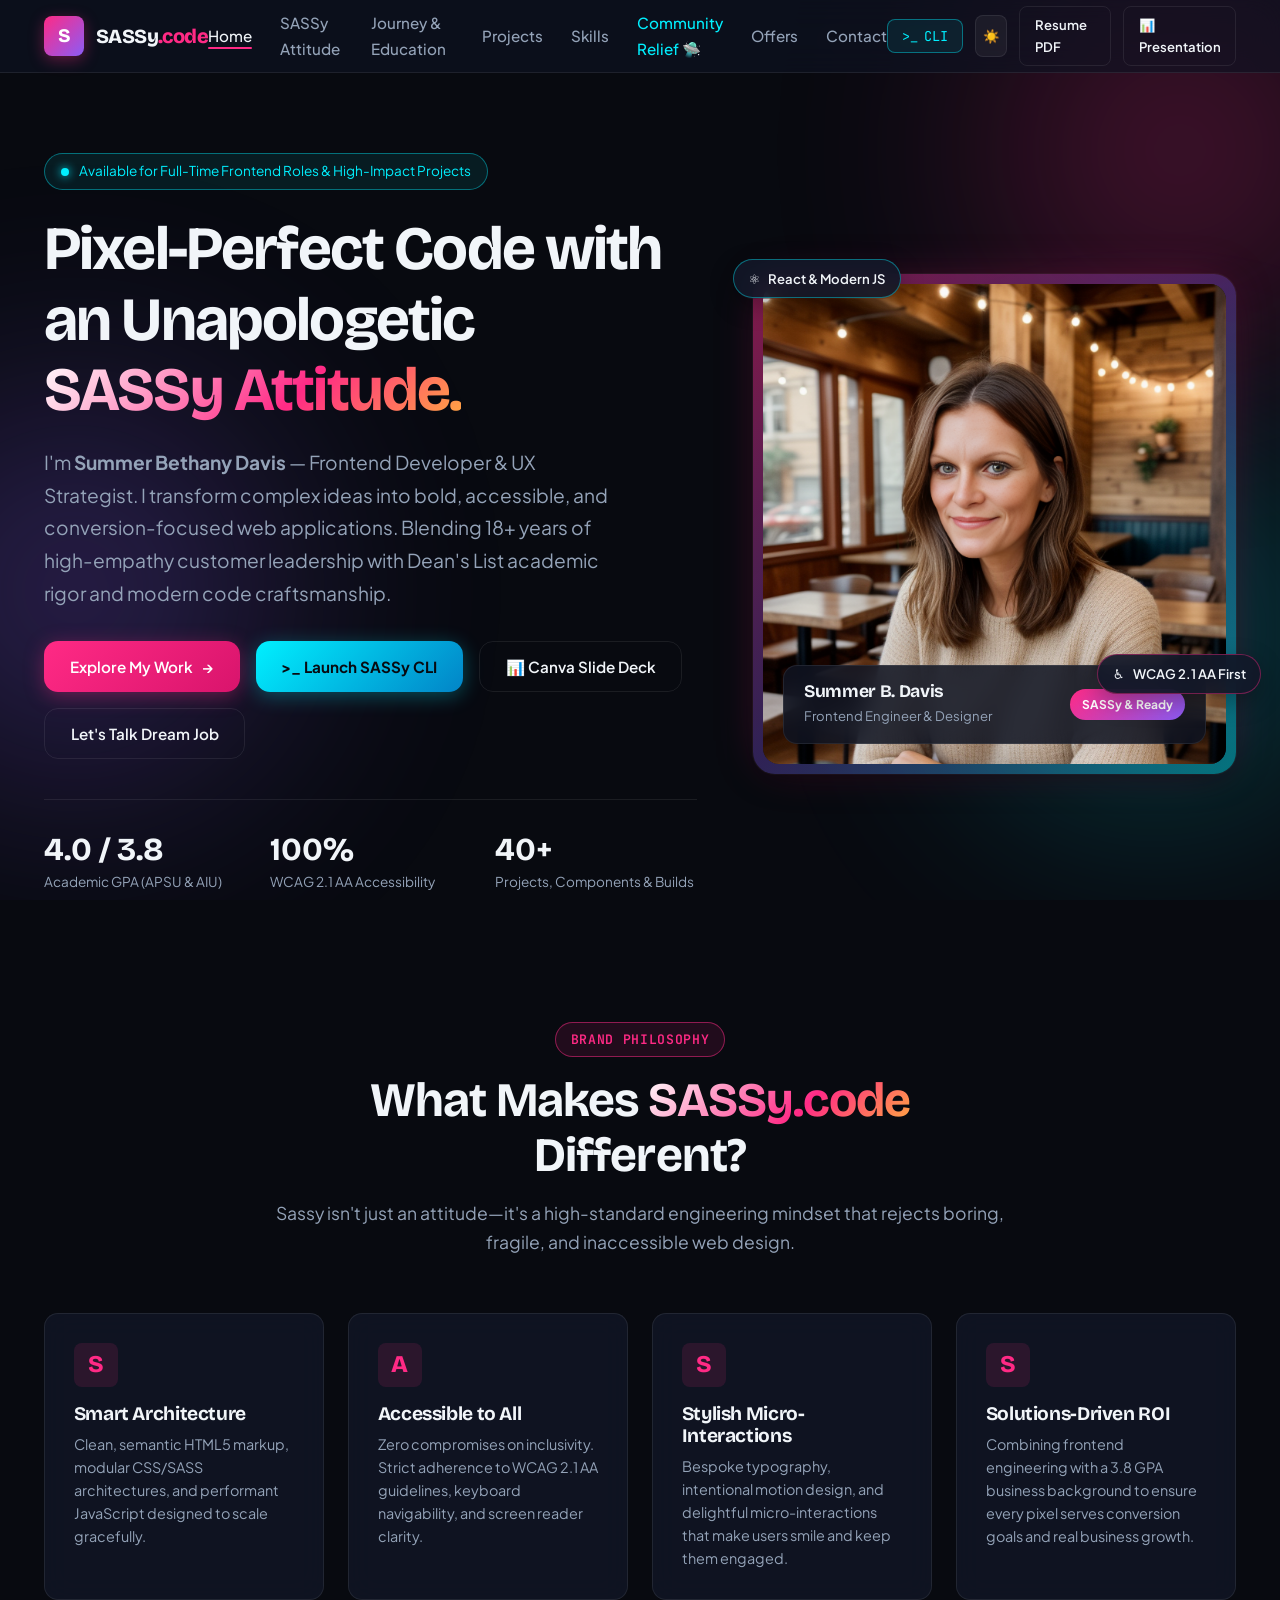
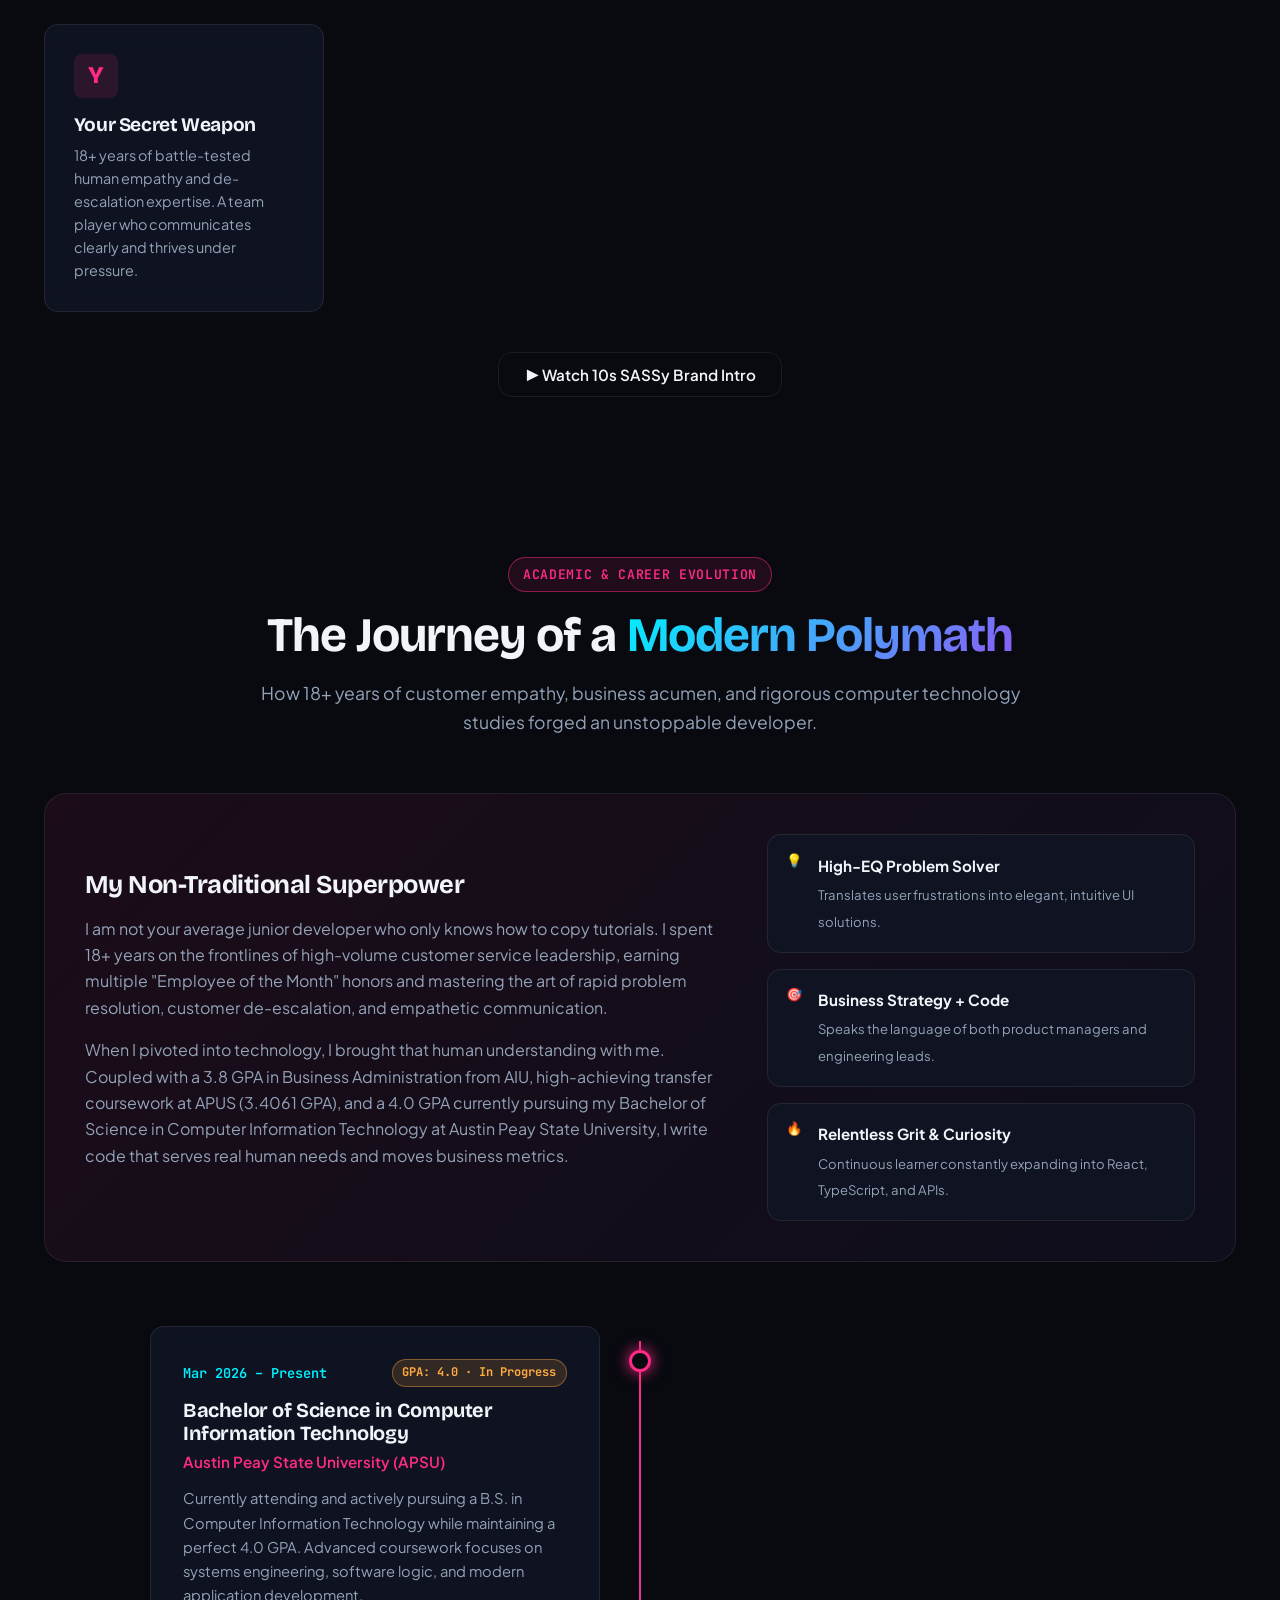
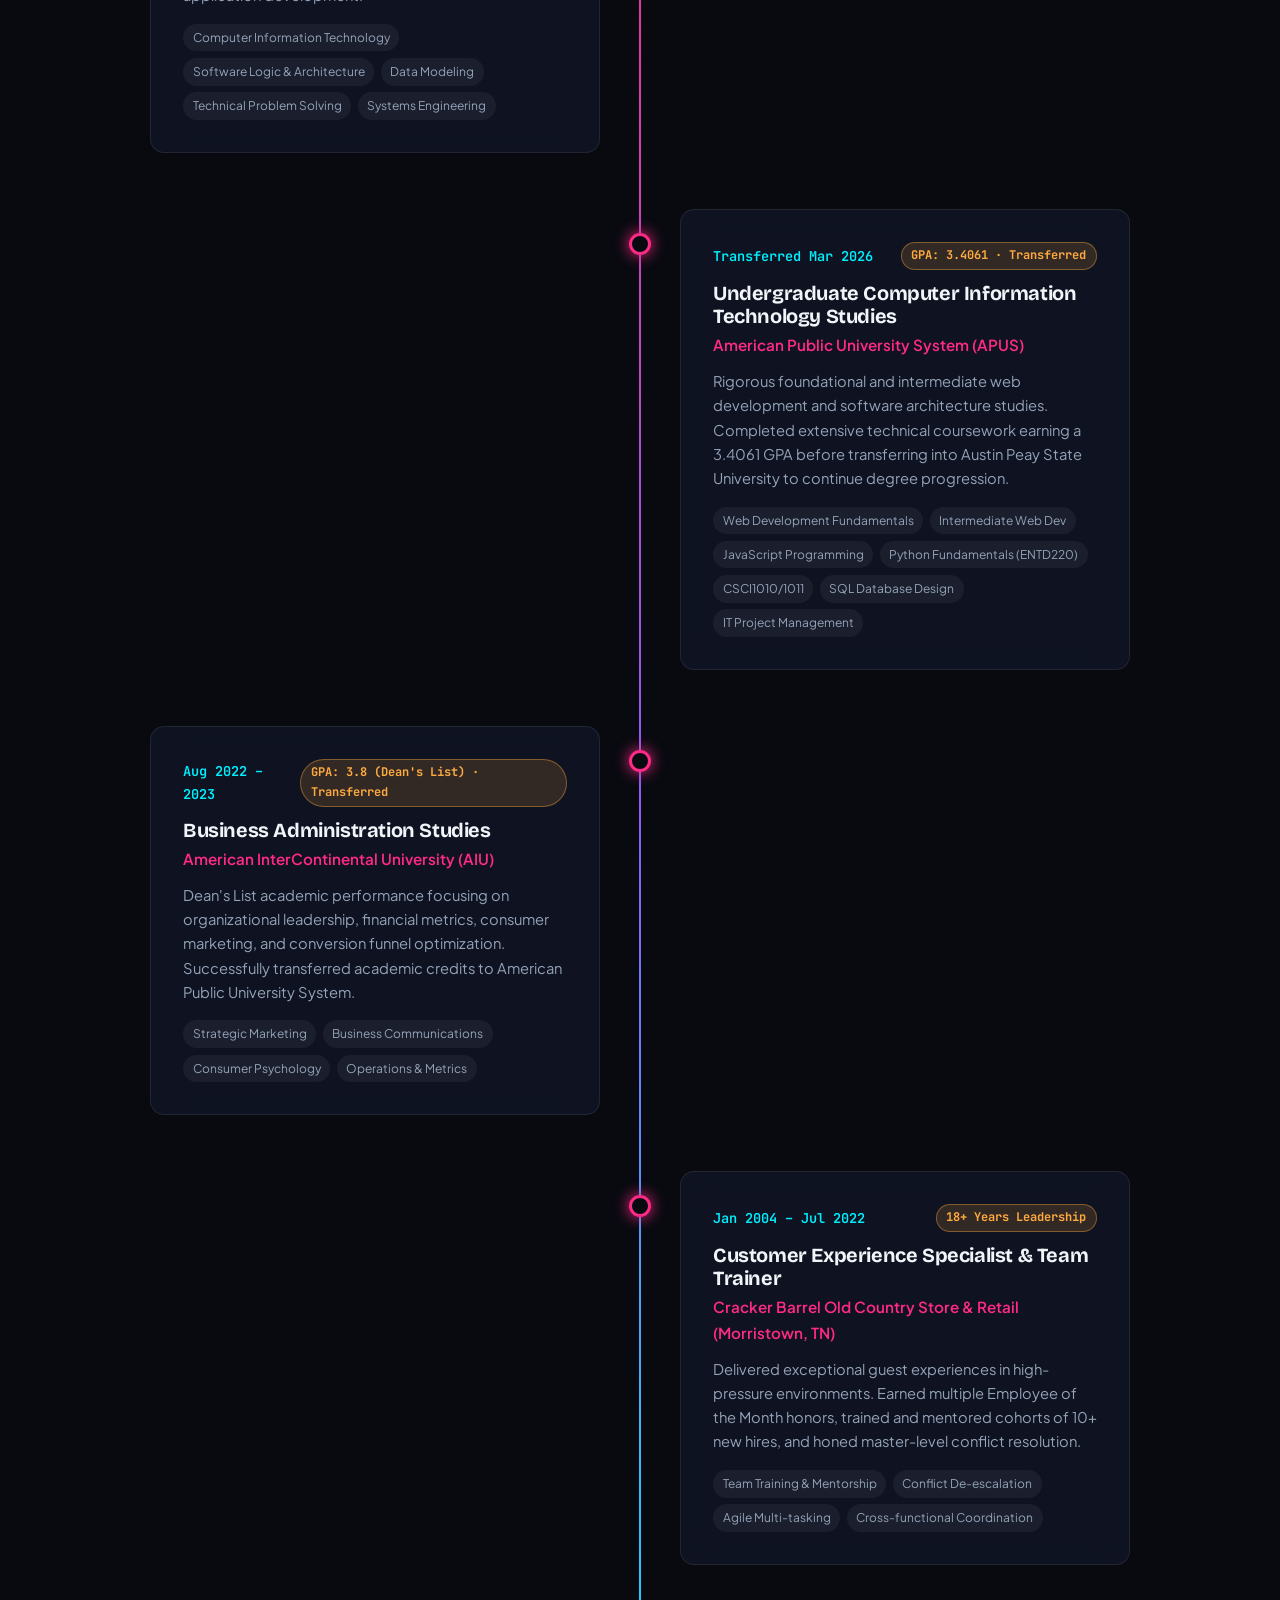
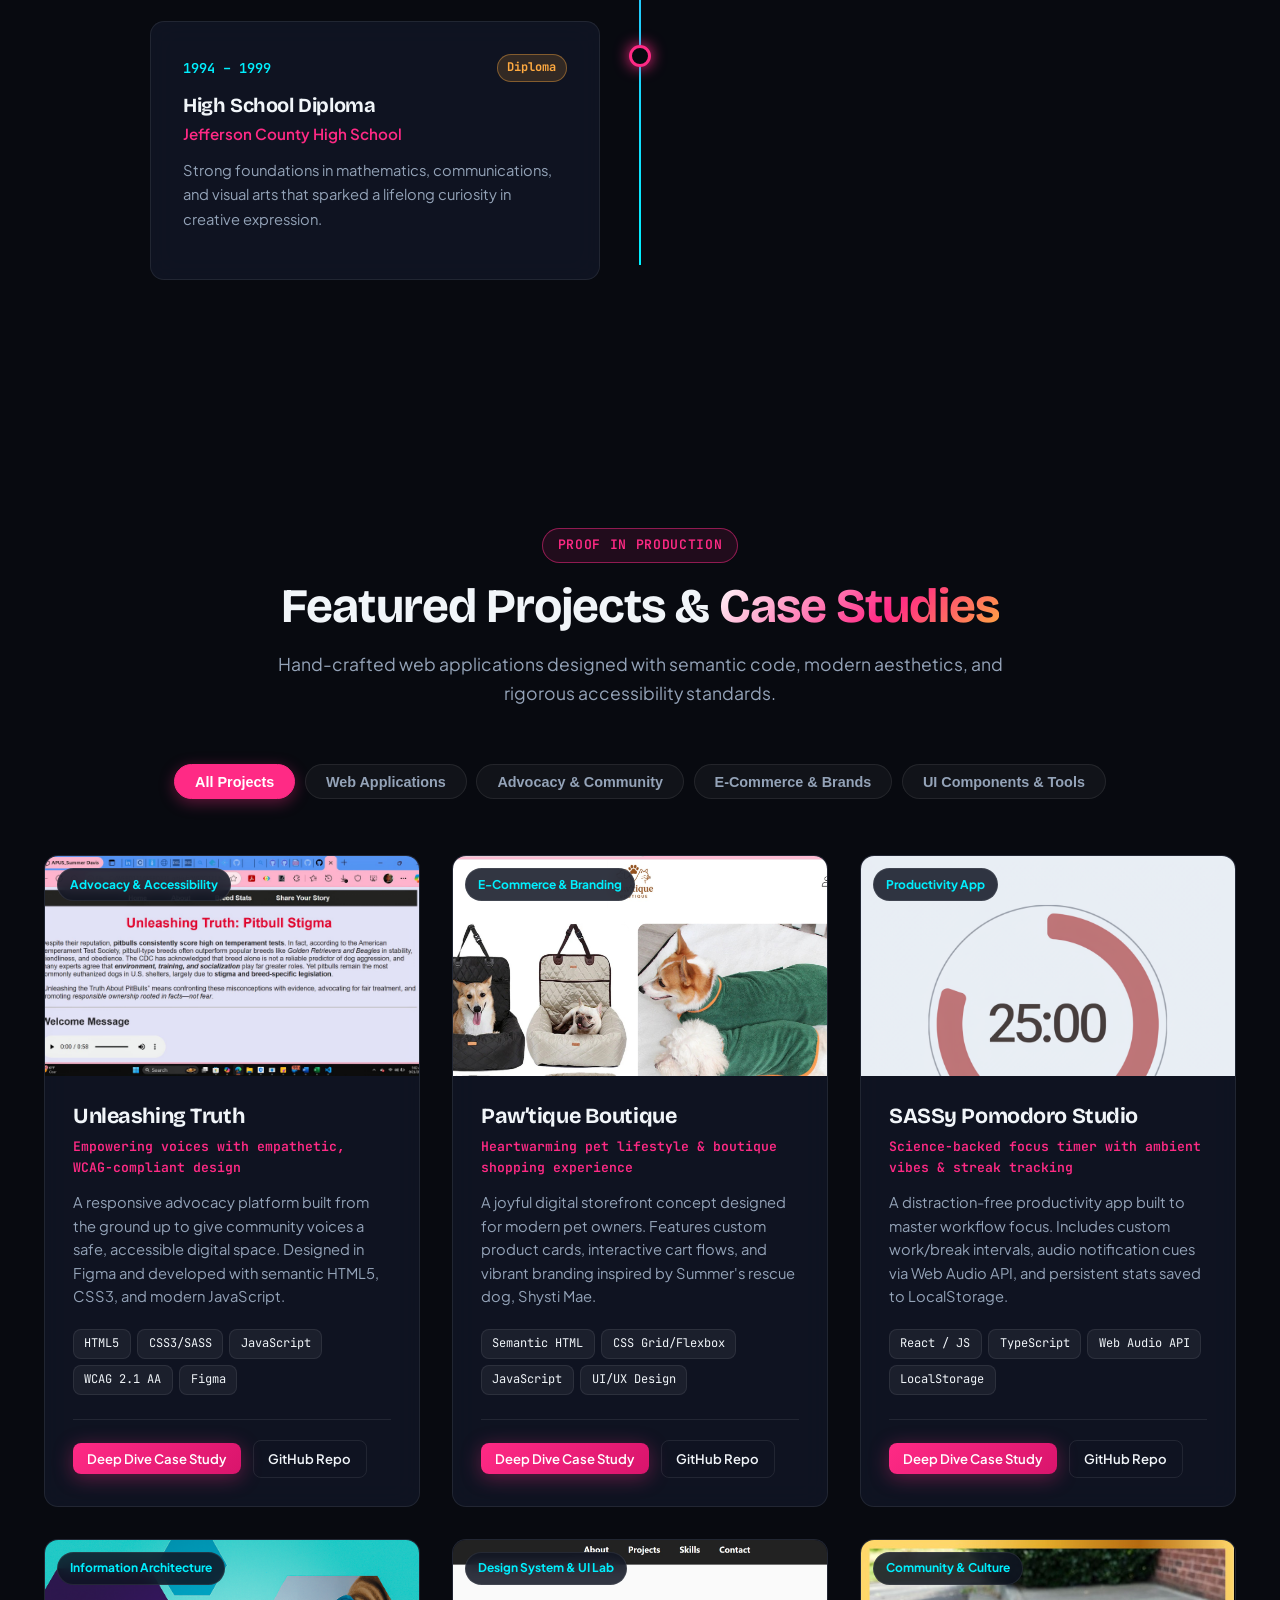
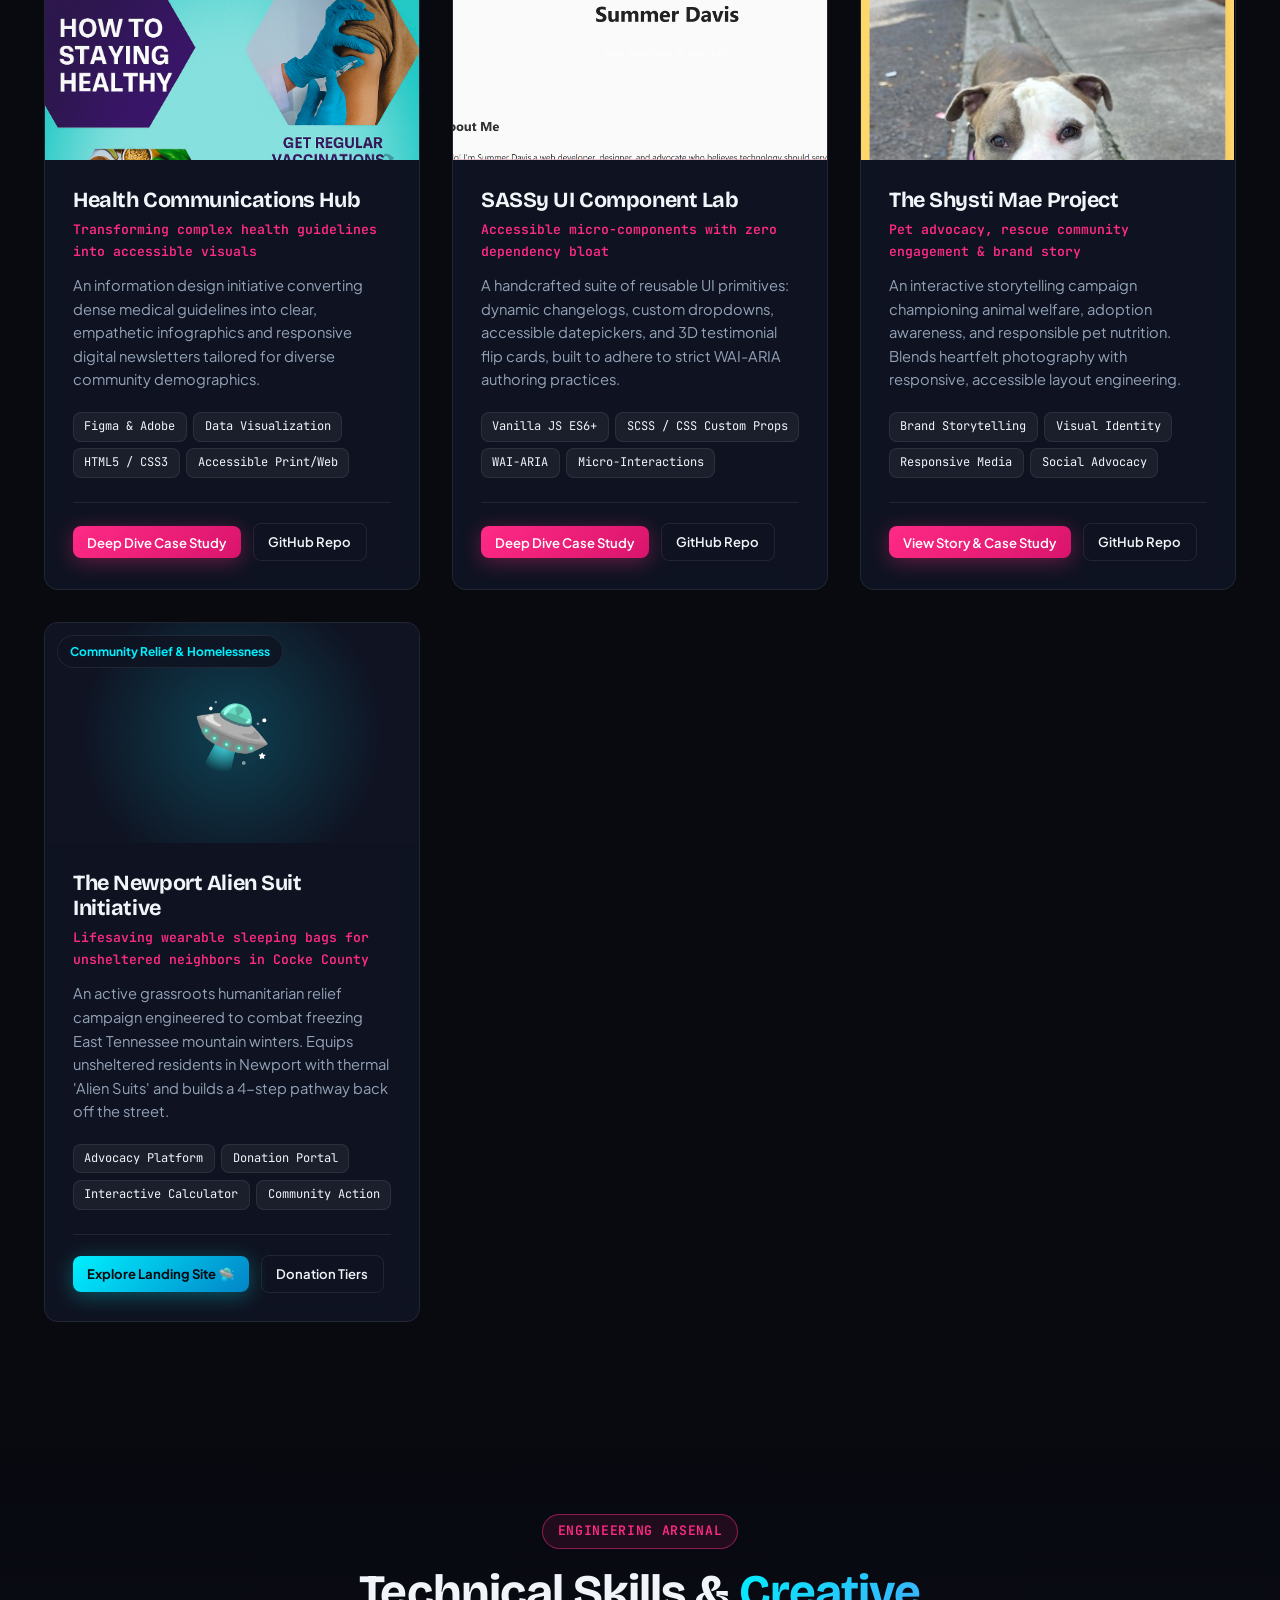
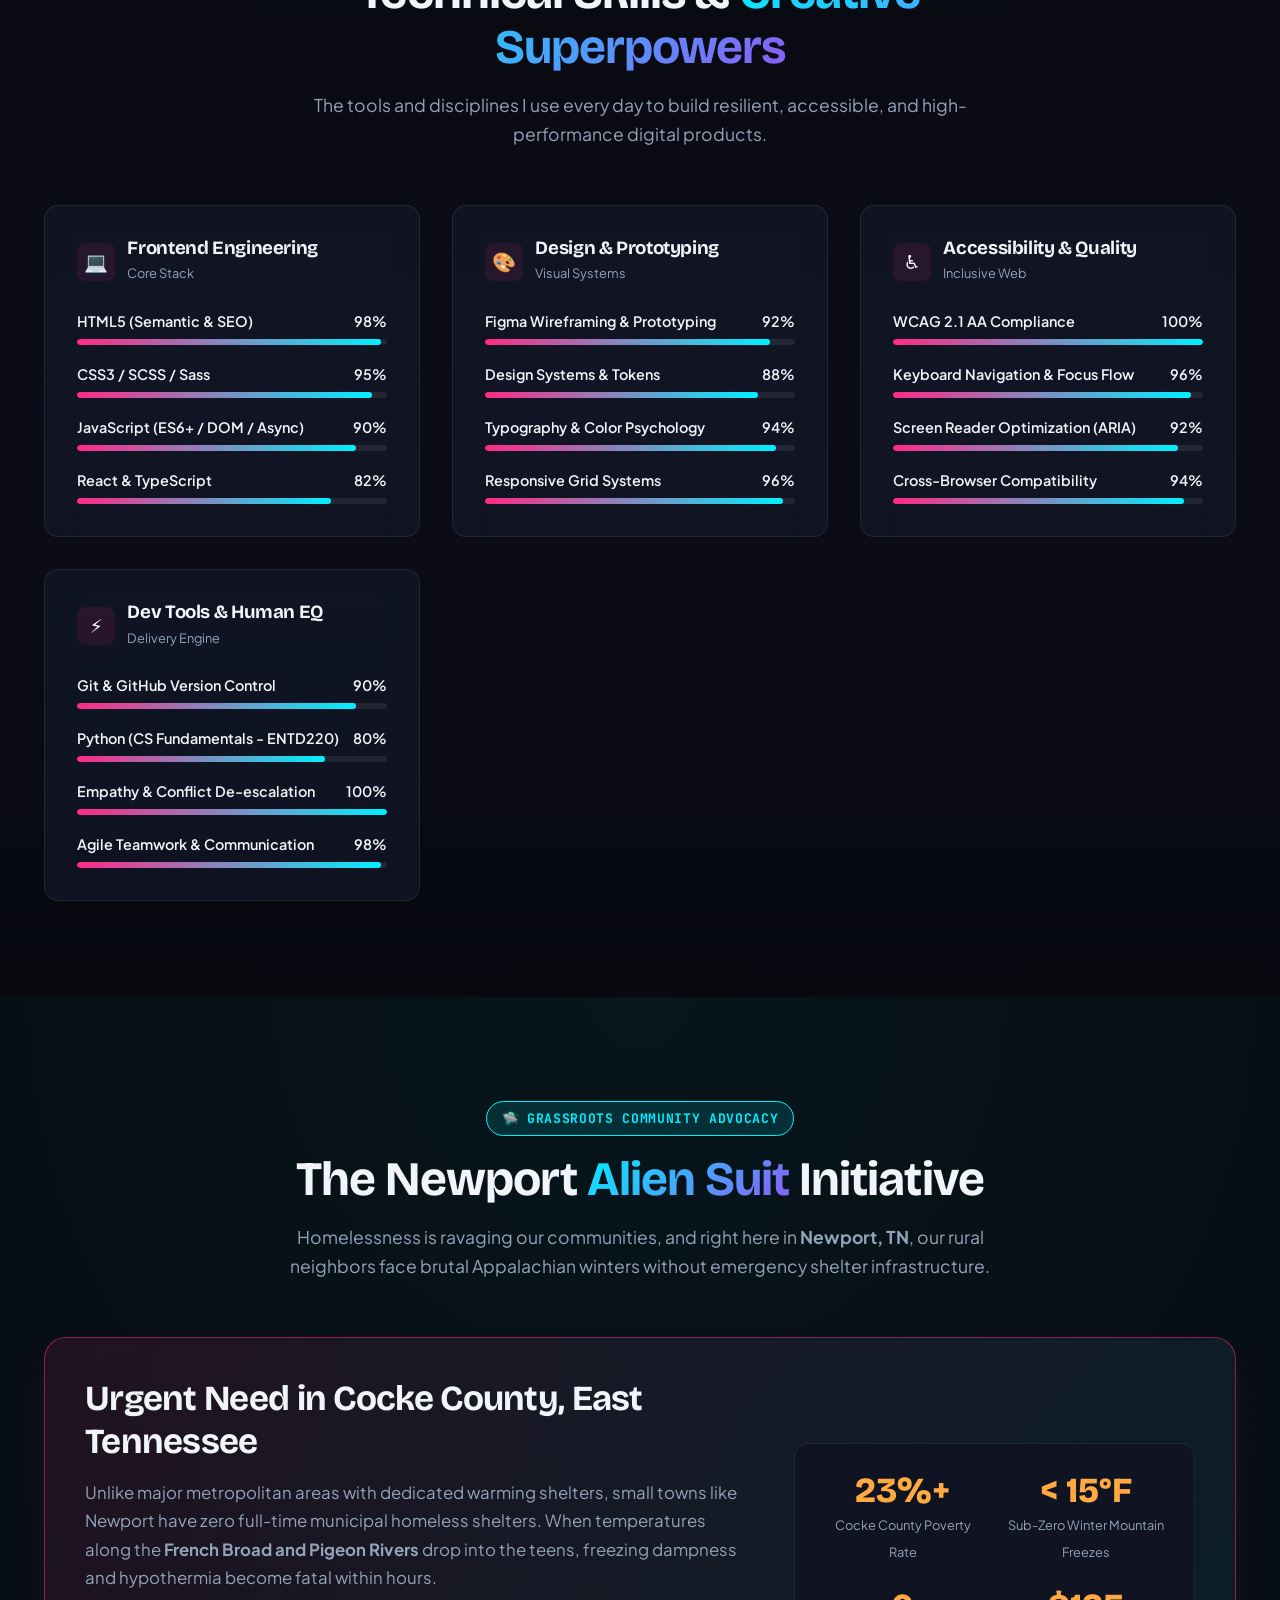
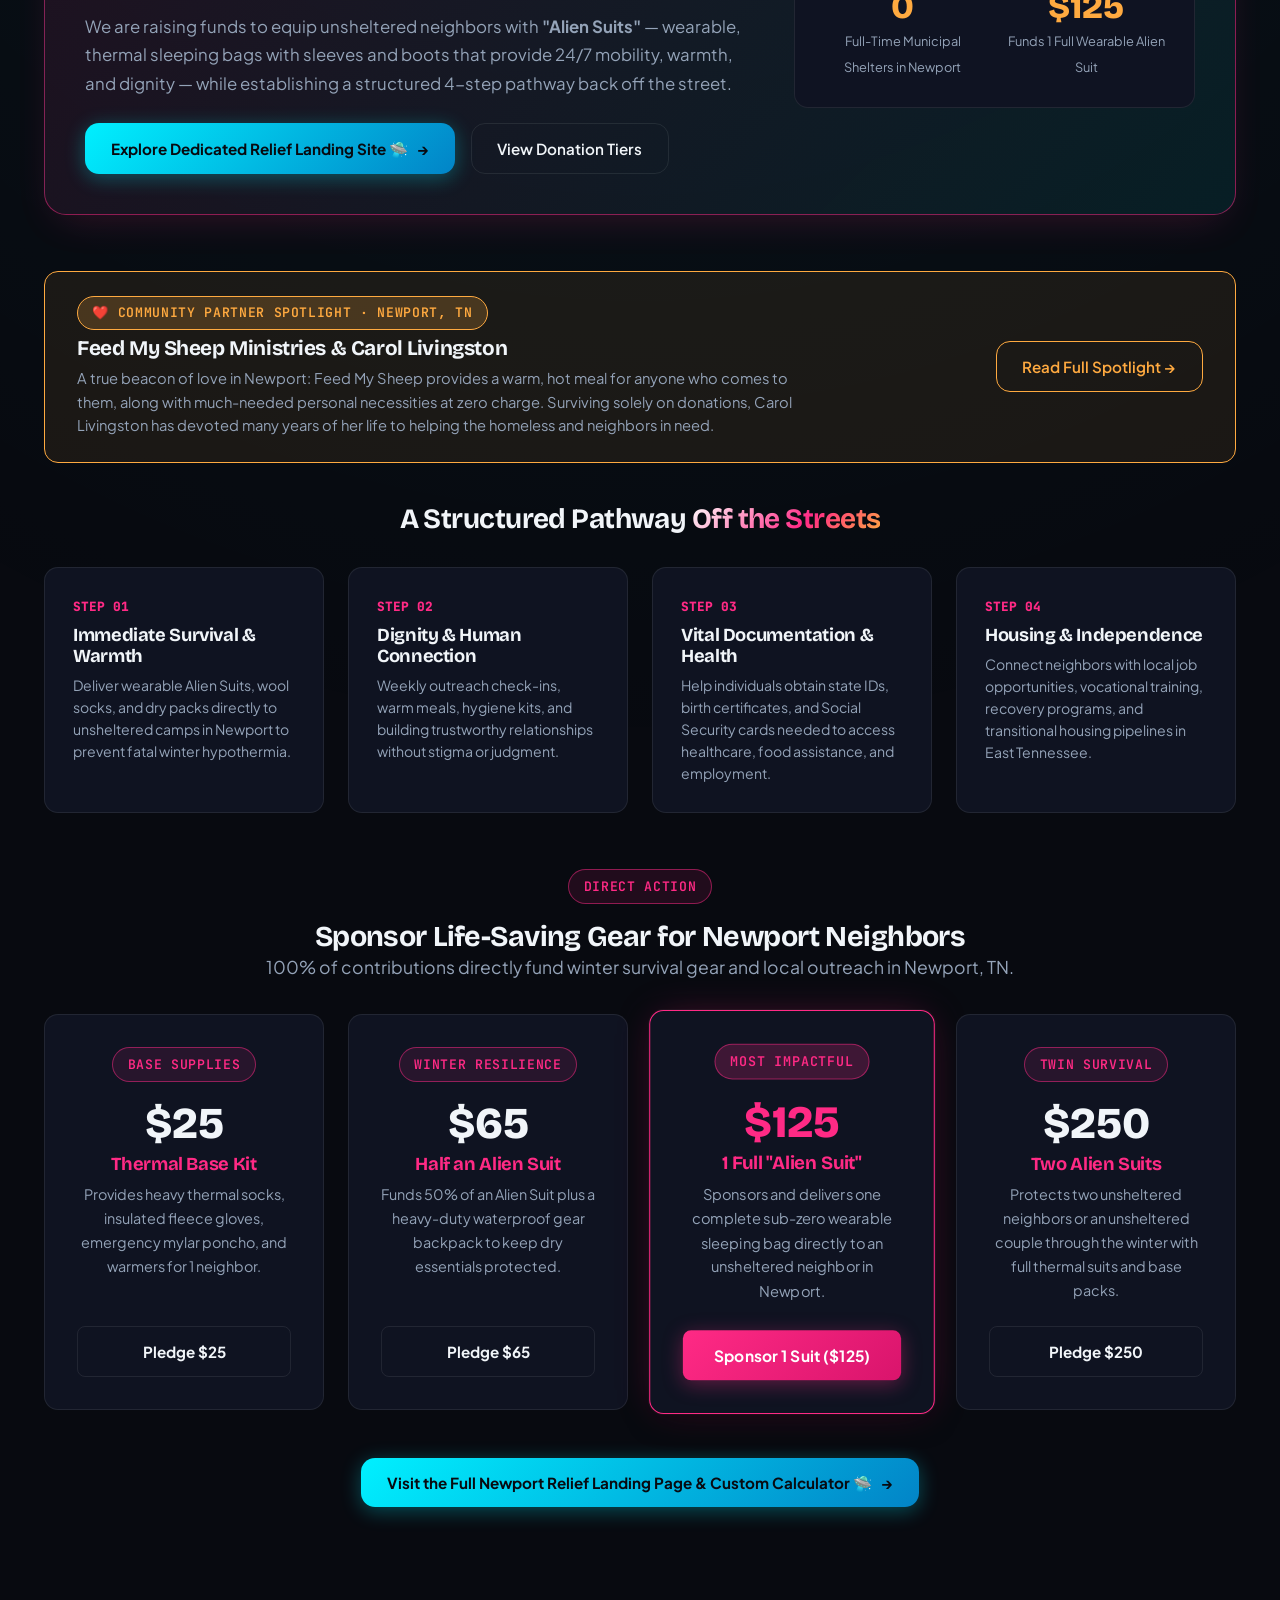
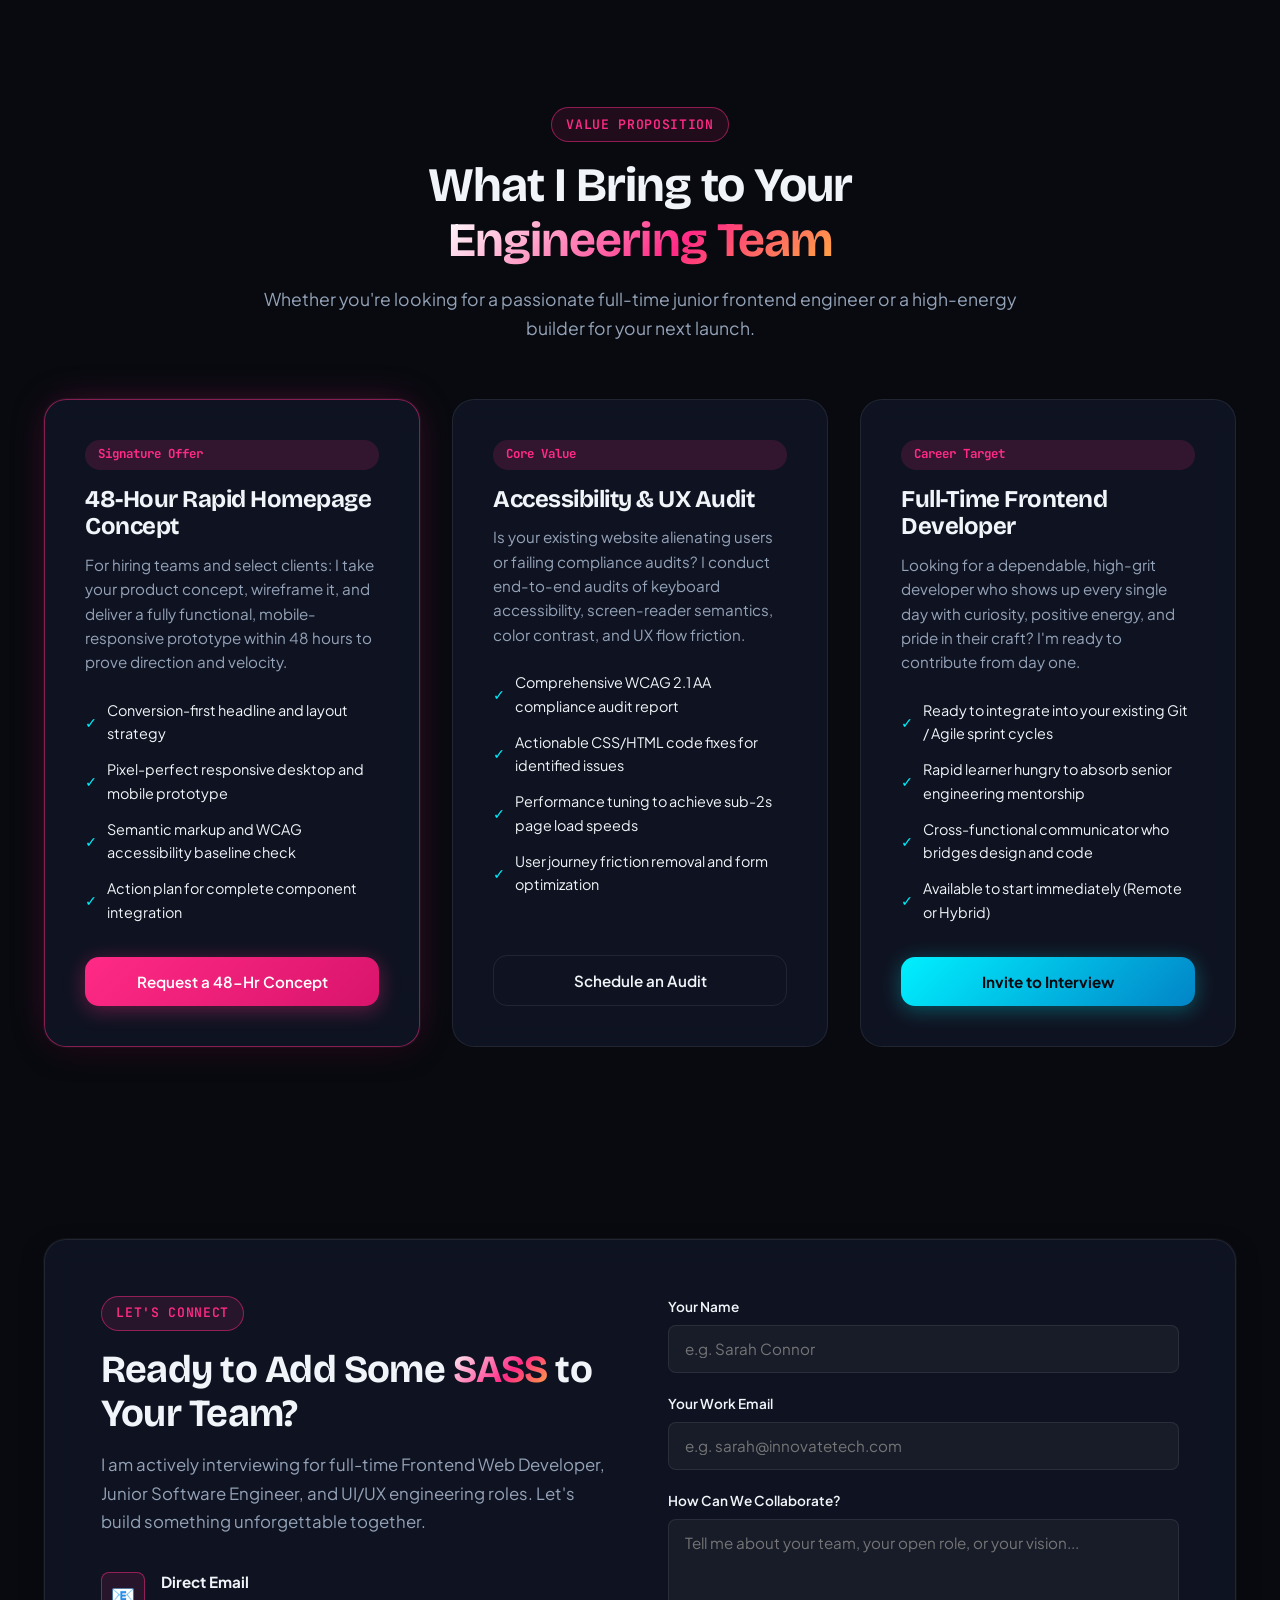
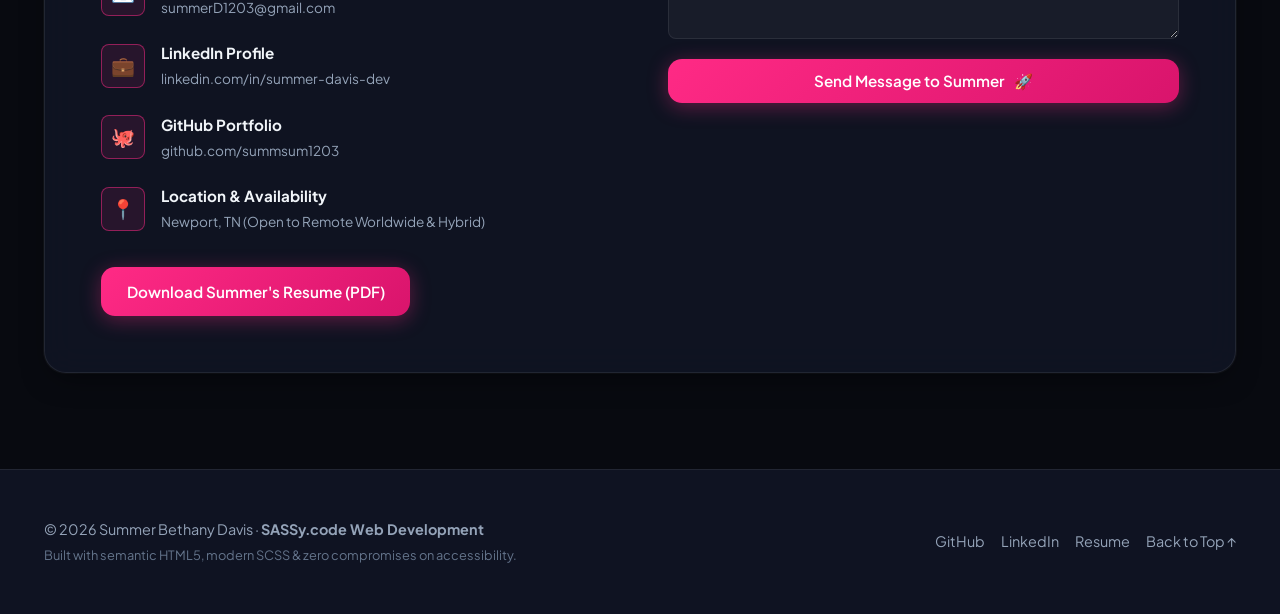
<file: index.html>
<!DOCTYPE html>
<html lang="en">

<head>
  <meta charset="UTF-8">
  <meta name="viewport" content="width=device-width, initial-scale=1.0">
  <title>Summer Bethany Davis | SASSy Frontend Developer &amp; UX Designer</title>
  <meta name="description"
    content="Award-winning portfolio of Summer Bethany Davis — Frontend Web Developer & UX Designer. Showcasing an inspiring academic journey, production projects, and a fearless SASSy tech attitude.">
  <meta name="author" content="Summer Bethany Davis">

  <!-- Open Graph & Social Sharing -->
  <meta property="og:title" content="Summer Bethany Davis — SASSy Frontend Developer &amp; UX Designer">
  <meta property="og:description"
    content="Smart, accessible, stylish web experiences built with modern code, deep human empathy, and unapologetic tech creativity.">
  <meta property="og:type" content="website">
  <meta property="og:url" content="https://summsum1203.github.io/Portfolio-Website/">
  <meta property="og:image" content="assets/img/summer-headshot.png">

  <!-- Twitter Card Metadata -->
  <meta name="twitter:card" content="summary_large_image">
  <meta name="twitter:title" content="Summer Bethany Davis — SASSy Frontend Developer &amp; UX Designer">
  <meta name="twitter:description"
    content="Smart, accessible, stylish web experiences built with modern code, deep human empathy, and unapologetic tech creativity.">
  <meta name="twitter:image" content="assets/img/summer-headshot.png">

  <!-- Favicons -->
  <link rel="icon" type="image/x-icon" href="assets/favicons/favicon.ico">
  <link rel="icon" type="image/png" sizes="96x96" href="assets/favicons/favicon-96x96.png">
  <link rel="apple-touch-icon" sizes="180x180" href="assets/favicons/apple-touch-icon.png">
  <link rel="manifest" href="assets/favicons/site.webmanifest">

  <!-- Google Fonts Preconnect & Stylesheets -->
  <link rel="preconnect" href="https://fonts.googleapis.com">
  <link rel="preconnect" href="https://fonts.gstatic.com" crossorigin>
  <link
    href="https://fonts.googleapis.com/css2?family=Bricolage+Grotesque:opsz,wght@12..96,500;12..96,700;12..96,800&family=JetBrains+Mono:wght@400;500;700&family=Plus+Jakarta+Sans:wght@400;500;600;700;800&family=Space+Grotesk:wght@500;700&display=swap"
    rel="stylesheet">

  <!-- Main Stylesheet -->
  <link rel="stylesheet" href="css/style.css">
</head>

<body>

  <!-- Accessible Skip Link -->
  <a href="#main-content" class="skip-link">Skip directly to main content</a>

  <!-- Ambient Dynamic Glow Mesh Background -->
  <div class="ambient-mesh" aria-hidden="true">
    <div class="glow-orb orb-pink"></div>
    <div class="glow-orb orb-violet"></div>
    <div class="glow-orb orb-cyan"></div>
  </div>

  <!-- Primary Site Header -->
  <header class="site-header">
    <div class="container nav-wrap">
      <a href="#hero" class="brand" aria-label="SASSy code homepage">
        <div class="brand-badge" aria-hidden="true">S</div>
        <div class="brand-name">SASSy<span>.code</span></div>
      </a>

      <!-- Desktop Nav Links -->
      <nav aria-label="Primary Navigation">
        <ul class="nav-links">
          <li><a href="#hero" class="active">Home</a></li>
          <li><a href="#philosophy">SASSy Attitude</a></li>
          <li><a href="#journey">Journey &amp; Education</a></li>
          <li><a href="#projects">Projects</a></li>
          <li><a href="#skills">Skills</a></li>
          <li><a href="#relief" style="color: var(--cyber-cyan);">Community Relief 🛸</a></li>
          <li><a href="#offers">Offers</a></li>
          <li><a href="#contact">Contact</a></li>
        </ul>
      </nav>

      <!-- Nav Controls -->
      <div class="nav-controls">
        <!-- Interactive Terminal Easter Egg Trigger -->
        <button id="btn-terminal-trigger" class="btn-terminal-nav" title="Launch interactive SASSy CLI (Ctrl+K)"
          aria-label="Open Interactive SASSy CLI Terminal">
          <span>&gt;_</span> CLI
        </button>

        <!-- Theme Toggle (Dark Neon Noir vs Light Luxe Daylight) -->
        <button id="btn-theme-toggle" class="btn-icon" title="Toggle Theme" aria-label="Toggle Light/Dark Theme">
          <span id="theme-icon">☀️</span>
        </button>

        <!-- ATS Resume & Canva Presentation Direct Links -->
        <a href="assets/docs/Summer_Davis_Resume.pdf" download="Summer_Davis_Resume.pdf"
          class="btn btn-outline btn-card" title="Download ATS Resume PDF">
          <span>Resume PDF</span>
        </a>
        <a href="https://canva.link/summer-davis-web-dev" target="_blank" rel="noopener"
          class="btn btn-outline btn-card" title="Open Canva Portfolio Presentation">
          <span>📊 Presentation</span>
        </a>

        <!-- Mobile Menu Toggle Button -->
        <button id="btn-mobile-menu" class="btn-icon menu-toggle" aria-label="Toggle Navigation Menu">
          ☰
        </button>
      </div>
    </div>
  </header>

  <!-- Main Content Area -->
  <main id="main-content">

    <!-- HERO SECTION -->
    <section id="hero" class="hero-section" aria-labelledby="hero-title">
      <div class="container hero-grid">
        <div class="hero-content">
          <div class="hero-status-pill">
            <span class="status-dot"></span>
            <span>Available for Full-Time Frontend Roles &amp; High-Impact Projects</span>
          </div>

          <h1 id="hero-title">
            Pixel-Perfect Code with an Unapologetic <span class="gradient-text">SASSy Attitude.</span>
          </h1>

          <p class="hero-subtitle">
            I'm <strong>Summer Bethany Davis</strong> — Frontend Developer &amp; UX Strategist. I transform complex
            ideas into bold, accessible, and conversion-focused web applications. Blending 18+ years of high-empathy
            customer leadership with Dean's List academic rigor and modern code craftsmanship.
          </p>

          <div class="hero-cta-group">
            <a href="#projects" class="btn btn-primary">
              <span>Explore My Work</span>
              <span aria-hidden="true">→</span>
            </a>
            <button id="btn-hero-terminal" class="btn btn-cyan" title="Launch Terminal Easter Egg">
              <span>&gt;_ Launch SASSy CLI</span>
            </button>
            <a href="https://canva.link/summer-davis-web-dev" target="_blank" rel="noopener"
              class="btn btn-outline" title="Open Summer's Canva Portfolio Presentation">
              <span>📊 Canva Slide Deck</span>
            </a>
            <a href="#contact" class="btn btn-outline">
              <span>Let's Talk Dream Job</span>
            </a>
          </div>

          <div class="hero-metrics-strip">
            <div class="metric-item">
              <strong>4.0 / 3.8</strong>
              <span>Academic GPA (APSU &amp; AIU)</span>
            </div>
            <div class="metric-item">
              <strong>100%</strong>
              <span>WCAG 2.1 AA Accessibility</span>
            </div>
            <div class="metric-item">
              <strong>40+</strong>
              <span>Projects, Components &amp; Builds</span>
            </div>
          </div>
        </div>

        <!-- Hero Visual Showcase -->
        <div class="hero-visual">
          <div class="avatar-card-wrapper">
            <div class="avatar-card">
              <img src="assets/img/summer-headshot.png"
                alt="Summer Bethany Davis, Frontend Web Developer and UX Designer" class="avatar-img">
              <div class="avatar-overlay-badge">
                <div>
                  <h3>Summer B. Davis</h3>
                  <p>Frontend Engineer &amp; Designer</p>
                </div>
                <span class="badge-tag">SASSy &amp; Ready</span>
              </div>
            </div>
            <!-- Floating Tech Badges -->
            <div class="floating-pill pill-react">
              <span aria-hidden="true">⚛️</span> React &amp; Modern JS
            </div>
            <div class="floating-pill pill-a11y">
              <span aria-hidden="true">♿</span> WCAG 2.1 AA First
            </div>
          </div>
        </div>
      </div>
    </section>

    <!-- THE SASSY PHILOSOPHY SECTION -->
    <section id="philosophy" class="sassy-strip" aria-labelledby="philosophy-title">
      <div class="container">
        <div class="section-head">
          <span class="section-tag">Brand Philosophy</span>
          <h2 id="philosophy-title">What Makes <span class="gradient-text">SASSy.code</span> Different?</h2>
          <p>Sassy isn't just an attitude—it's a high-standard engineering mindset that rejects boring, fragile, and
            inaccessible web design.</p>
        </div>

        <div class="sassy-grid">
          <article class="sassy-card">
            <div class="sassy-letter" aria-hidden="true">S</div>
            <h3>Smart Architecture</h3>
            <p>Clean, semantic HTML5 markup, modular CSS/SASS architectures, and performant JavaScript designed to scale
              gracefully.</p>
          </article>

          <article class="sassy-card">
            <div class="sassy-letter" aria-hidden="true">A</div>
            <h3>Accessible to All</h3>
            <p>Zero compromises on inclusivity. Strict adherence to WCAG 2.1 AA guidelines, keyboard navigability, and
              screen reader clarity.</p>
          </article>

          <article class="sassy-card">
            <div class="sassy-letter" aria-hidden="true">S</div>
            <h3>Stylish Micro-Interactions</h3>
            <p>Bespoke typography, intentional motion design, and delightful micro-interactions that make users smile
              and keep them engaged.</p>
          </article>

          <article class="sassy-card">
            <div class="sassy-letter" aria-hidden="true">S</div>
            <h3>Solutions-Driven ROI</h3>
            <p>Combining frontend engineering with a 3.8 GPA business background to ensure every pixel serves conversion
              goals and real business growth.</p>
          </article>

          <article class="sassy-card">
            <div class="sassy-letter" aria-hidden="true">Y</div>
            <h3>Your Secret Weapon</h3>
            <p>18+ years of battle-tested human empathy and de-escalation expertise. A team player who communicates
              clearly and thrives under pressure.</p>
          </article>
        </div>

        <!-- SASSy Brand Intro Video Player -->
        <div style="margin-top: 2.5rem; text-align: center;">
          <button id="btn-toggle-video" class="btn btn-outline" style="gap: 0.5rem;" aria-expanded="false"
            aria-controls="brand-video-container">
            <span>▶ Watch 10s SASSy Brand Intro</span>
          </button>
          <div id="brand-video-container"
            style="display: none; max-width: 540px; margin: 1.5rem auto 0; border-radius: var(--radius-md); overflow: hidden; border: 1px solid var(--border-active); box-shadow: var(--shadow-glow);">
            <video id="brand-video" controls width="100%" style="display: block; background: #000;">
              <source src="assets/img/sassy.mp4" type="video/mp4">
              Your browser does not support HTML5 video.
            </video>
          </div>
        </div>
      </div>
    </section>

    <!-- EDUCATIONAL JOURNEY & NON-TRADITIONAL SUPERPOWER -->
    <section id="journey" class="journey-section" aria-labelledby="journey-title">
      <div class="container">
        <div class="section-head">
          <span class="section-tag">Academic &amp; Career Evolution</span>
          <h2 id="journey-title">The Journey of a <span class="gradient-cyan">Modern Polymath</span></h2>
          <p>How 18+ years of customer empathy, business acumen, and rigorous computer technology studies forged an
            unstoppable developer.</p>
        </div>

        <!-- Story Overview Banner -->
        <div class="journey-story-box">
          <div class="journey-story-text">
            <h3>My Non-Traditional Superpower</h3>
            <p>
              I am not your average junior developer who only knows how to copy tutorials. I spent 18+ years on the
              frontlines of high-volume customer service leadership, earning multiple "Employee of the Month" honors and
              mastering the art of rapid problem resolution, customer de-escalation, and empathetic communication.
            </p>
            <p>
              When I pivoted into technology, I brought that human understanding with me. Coupled with a 3.8 GPA in
              Business Administration from AIU, high-achieving transfer coursework at APUS (3.4061 GPA), and a 4.0 GPA
              currently pursuing my Bachelor of Science in Computer Information Technology at Austin Peay State
              University, I write code that serves real human needs and moves business metrics.
            </p>
          </div>

          <div class="superpower-badges">
            <div class="superpower-card">
              <span class="superpower-icon" aria-hidden="true">💡</span>
              <div>
                <strong>High-EQ Problem Solver</strong>
                <span>Translates user frustrations into elegant, intuitive UI solutions.</span>
              </div>
            </div>
            <div class="superpower-card">
              <span class="superpower-icon" aria-hidden="true">🎯</span>
              <div>
                <strong>Business Strategy + Code</strong>
                <span>Speaks the language of both product managers and engineering leads.</span>
              </div>
            </div>
            <div class="superpower-card">
              <span class="superpower-icon" aria-hidden="true">🔥</span>
              <div>
                <strong>Relentless Grit &amp; Curiosity</strong>
                <span>Continuous learner constantly expanding into React, TypeScript, and APIs.</span>
              </div>
            </div>
          </div>
        </div>

        <!-- Interactive Journey Timeline -->
        <div class="timeline">
          <!-- Timeline Item 1: Austin Peay State University (Current) -->
          <div class="timeline-item">
            <div class="timeline-node" aria-hidden="true"></div>
            <article class="timeline-card">
              <div class="timeline-meta">
                <span class="timeline-date">Mar 2026 – Present</span>
                <span class="gpa-tag">GPA: 4.0 · In Progress</span>
              </div>
              <h4>Bachelor of Science in Computer Information Technology</h4>
              <p class="institution">Austin Peay State University (APSU)</p>
              <p>
                Currently attending and actively pursuing a B.S. in Computer Information Technology while maintaining a
                perfect 4.0 GPA. Advanced coursework focuses on systems engineering, software logic, and modern
                application development.
              </p>
              <div class="course-chips">
                <span>Computer Information Technology</span>
                <span>Software Logic &amp; Architecture</span>
                <span>Data Modeling</span>
                <span>Technical Problem Solving</span>
                <span>Systems Engineering</span>
              </div>
            </article>
          </div>

          <!-- Timeline Item 2: American Public University System (Transferred) -->
          <div class="timeline-item">
            <div class="timeline-node" aria-hidden="true"></div>
            <article class="timeline-card">
              <div class="timeline-meta">
                <span class="timeline-date">Transferred Mar 2026</span>
                <span class="gpa-tag">GPA: 3.4061 · Transferred</span>
              </div>
              <h4>Undergraduate Computer Information Technology Studies</h4>
              <p class="institution">American Public University System (APUS)</p>
              <p>
                Rigorous foundational and intermediate web development and software architecture studies. Completed
                extensive technical coursework earning a 3.4061 GPA before transferring into Austin Peay State
                University to continue degree progression.
              </p>
              <div class="course-chips">
                <span>Web Development Fundamentals</span>
                <span>Intermediate Web Dev</span>
                <span>JavaScript Programming</span>
                <span>Python Fundamentals (ENTD220)</span>
                <span>CSCI1010/1011</span>
                <span>SQL Database Design</span>
                <span>IT Project Management</span>
              </div>
            </article>
          </div>

          <!-- Timeline Item 3: AIU Business (Transferred) -->
          <div class="timeline-item">
            <div class="timeline-node" aria-hidden="true"></div>
            <article class="timeline-card">
              <div class="timeline-meta">
                <span class="timeline-date">Aug 2022 – 2023</span>
                <span class="gpa-tag">GPA: 3.8 (Dean's List) · Transferred</span>
              </div>
              <h4>Business Administration Studies</h4>
              <p class="institution">American InterContinental University (AIU)</p>
              <p>
                Dean's List academic performance focusing on organizational leadership, financial metrics, consumer
                marketing, and conversion funnel optimization. Successfully transferred academic credits to American
                Public University System.
              </p>
              <div class="course-chips">
                <span>Strategic Marketing</span>
                <span>Business Communications</span>
                <span>Consumer Psychology</span>
                <span>Operations &amp; Metrics</span>
              </div>
            </article>
          </div>

          <!-- Timeline Item 3: Retail Customer Experience Leadership -->
          <div class="timeline-item">
            <div class="timeline-node" aria-hidden="true"></div>
            <article class="timeline-card">
              <div class="timeline-meta">
                <span class="timeline-date">Jan 2004 – Jul 2022</span>
                <span class="gpa-tag">18+ Years Leadership</span>
              </div>
              <h4>Customer Experience Specialist &amp; Team Trainer</h4>
              <p class="institution">Cracker Barrel Old Country Store &amp; Retail (Morristown, TN)</p>
              <p>
                Delivered exceptional guest experiences in high-pressure environments. Earned multiple Employee of the
                Month honors, trained and mentored cohorts of 10+ new hires, and honed master-level conflict resolution.
              </p>
              <div class="course-chips">
                <span>Team Training &amp; Mentorship</span>
                <span>Conflict De-escalation</span>
                <span>Agile Multi-tasking</span>
                <span>Cross-functional Coordination</span>
              </div>
            </article>
          </div>

          <!-- Timeline Item 4: High School Diploma -->
          <div class="timeline-item">
            <div class="timeline-node" aria-hidden="true"></div>
            <article class="timeline-card">
              <div class="timeline-meta">
                <span class="timeline-date">1994 – 1999</span>
                <span class="gpa-tag">Diploma</span>
              </div>
              <h4>High School Diploma</h4>
              <p class="institution">Jefferson County High School</p>
              <p>
                Strong foundations in mathematics, communications, and visual arts that sparked a lifelong curiosity in
                creative expression.
              </p>
            </article>
          </div>
        </div>
      </div>
    </section>

    <!-- FEATURED PROJECTS SHOWCASE -->
    <section id="projects" class="projects-section" aria-labelledby="projects-title">
      <div class="container">
        <div class="section-head">
          <span class="section-tag">Proof in Production</span>
          <h2 id="projects-title">Featured Projects &amp; <span class="gradient-text">Case Studies</span></h2>
          <p>Hand-crafted web applications designed with semantic code, modern aesthetics, and rigorous accessibility
            standards.</p>
        </div>

        <!-- Filter Controls -->
        <div class="filter-bar" role="tablist" aria-label="Project Categories">
          <button class="filter-btn active" data-filter="all">All Projects</button>
          <button class="filter-btn" data-filter="web">Web Applications</button>
          <button class="filter-btn" data-filter="advocacy">Advocacy &amp; Community</button>
          <button class="filter-btn" data-filter="ecommerce">E-Commerce &amp; Brands</button>
          <button class="filter-btn" data-filter="components">UI Components &amp; Tools</button>
        </div>

        <!-- Projects Grid -->
        <div class="projects-grid">

          <!-- Project 1: Unleashing Truth -->
          <article class="project-card" data-category="web advocacy">
            <div class="project-thumbnail">
              <img src="assets/img/unleashtruth.jpg" alt="Unleashing Truth Advocacy Platform Preview">
              <span class="project-badge-overlay">Advocacy &amp; Accessibility</span>
            </div>
            <div class="project-body">
              <h3>Unleashing Truth</h3>
              <p class="project-punchline">Empowering voices with empathetic, WCAG-compliant design</p>
              <p class="project-desc">
                A responsive advocacy platform built from the ground up to give community voices a safe, accessible
                digital space. Designed in Figma and developed with semantic HTML5, CSS3, and modern JavaScript.
              </p>
              <div class="project-tech-tags">
                <span class="tech-tag">HTML5</span>
                <span class="tech-tag">CSS3/SASS</span>
                <span class="tech-tag">JavaScript</span>
                <span class="tech-tag">WCAG 2.1 AA</span>
                <span class="tech-tag">Figma</span>
              </div>
              <div class="project-actions">
                <button class="btn btn-primary btn-card" data-open-study="unleashing-truth">Deep Dive Case
                  Study</button>
                <a href="https://github.com/summsum1203/Portfolio-Website.git" target="_blank" rel="noopener"
                  class="btn btn-outline btn-card">GitHub Repo</a>
              </div>
            </div>
          </article>

          <!-- Project 2: Paw'tique Boutique -->
          <article class="project-card" data-category="web ecommerce">
            <div class="project-thumbnail">
              <img src="assets/img/pawtique.jpg" alt="Paw'tique Boutique E-Commerce Website Preview">
              <span class="project-badge-overlay">E-Commerce &amp; Branding</span>
            </div>
            <div class="project-body">
              <h3>Paw’tique Boutique</h3>
              <p class="project-punchline">Heartwarming pet lifestyle &amp; boutique shopping experience</p>
              <p class="project-desc">
                A joyful digital storefront concept designed for modern pet owners. Features custom product cards,
                interactive cart flows, and vibrant branding inspired by Summer's rescue dog, Shysti Mae.
              </p>
              <div class="project-tech-tags">
                <span class="tech-tag">Semantic HTML</span>
                <span class="tech-tag">CSS Grid/Flexbox</span>
                <span class="tech-tag">JavaScript</span>
                <span class="tech-tag">UI/UX Design</span>
              </div>
              <div class="project-actions">
                <button class="btn btn-primary btn-card" data-open-study="pawtique">Deep Dive Case Study</button>
                <a href="https://github.com/summsum1203" target="_blank" rel="noopener"
                  class="btn btn-outline btn-card">GitHub Repo</a>
              </div>
            </div>
          </article>

          <!-- Project 3: SASSy Pomodoro Studio -->
          <article class="project-card" data-category="web components">
            <div class="project-thumbnail">
              <img src="assets/img/pomodoro.png" alt="SASSy Pomodoro Studio Preview">
              <span class="project-badge-overlay">Productivity App</span>
            </div>
            <div class="project-body">
              <h3>SASSy Pomodoro Studio</h3>
              <p class="project-punchline">Science-backed focus timer with ambient vibes &amp; streak tracking</p>
              <p class="project-desc">
                A distraction-free productivity app built to master workflow focus. Includes custom work/break
                intervals, audio notification cues via Web Audio API, and persistent stats saved to LocalStorage.
              </p>
              <div class="project-tech-tags">
                <span class="tech-tag">React / JS</span>
                <span class="tech-tag">TypeScript</span>
                <span class="tech-tag">Web Audio API</span>
                <span class="tech-tag">LocalStorage</span>
              </div>
              <div class="project-actions">
                <button class="btn btn-primary btn-card" data-open-study="pomodoro">Deep Dive Case Study</button>
                <a href="https://github.com/summsum1203" target="_blank" rel="noopener"
                  class="btn btn-outline btn-card">GitHub Repo</a>
              </div>
            </div>
          </article>

          <!-- Project 4: Health Communications Hub -->
          <article class="project-card" data-category="advocacy components">
            <div class="project-thumbnail">
              <img src="assets/img/infographic-health.png" alt="Health Communications Hub and Infographic Preview">
              <span class="project-badge-overlay">Information Architecture</span>
            </div>
            <div class="project-body">
              <h3>Health Communications Hub</h3>
              <p class="project-punchline">Transforming complex health guidelines into accessible visuals</p>
              <p class="project-desc">
                An information design initiative converting dense medical guidelines into clear, empathetic infographics
                and responsive digital newsletters tailored for diverse community demographics.
              </p>
              <div class="project-tech-tags">
                <span class="tech-tag">Figma &amp; Adobe</span>
                <span class="tech-tag">Data Visualization</span>
                <span class="tech-tag">HTML5 / CSS3</span>
                <span class="tech-tag">Accessible Print/Web</span>
              </div>
              <div class="project-actions">
                <button class="btn btn-primary btn-card" data-open-study="health-hub">Deep Dive Case Study</button>
                <a href="https://github.com/summsum1203" target="_blank" rel="noopener"
                  class="btn btn-outline btn-card">GitHub Repo</a>
              </div>
            </div>
          </article>

          <!-- Project 5: SASSy UI Component Lab -->
          <article class="project-card" data-category="components">
            <div class="project-thumbnail">
              <img src="assets/img/portfolio-prev.jpg" alt="SASSy UI Component Lab Preview">
              <span class="project-badge-overlay">Design System &amp; UI Lab</span>
            </div>
            <div class="project-body">
              <h3>SASSy UI Component Lab</h3>
              <p class="project-punchline">Accessible micro-components with zero dependency bloat</p>
              <p class="project-desc">
                A handcrafted suite of reusable UI primitives: dynamic changelogs, custom dropdowns, accessible
                datepickers, and 3D testimonial flip cards, built to adhere to strict WAI-ARIA authoring practices.
              </p>
              <div class="project-tech-tags">
                <span class="tech-tag">Vanilla JS ES6+</span>
                <span class="tech-tag">SCSS / CSS Custom Props</span>
                <span class="tech-tag">WAI-ARIA</span>
                <span class="tech-tag">Micro-Interactions</span>
              </div>
              <div class="project-actions">
                <button class="btn btn-primary btn-card" data-open-study="component-lab">Deep Dive Case Study</button>
                <a href="https://github.com/summsum1203" target="_blank" rel="noopener"
                  class="btn btn-outline btn-card">GitHub Repo</a>
              </div>
            </div>
          </article>

          <!-- Project 6: Shysti Mae & Community Care -->
          <article class="project-card" data-category="advocacy ecommerce">
            <div class="project-thumbnail">
              <img src="assets/img/shysti-mae.jpg" alt="Shysti Mae Pet Care and Advocacy Initiative">
              <span class="project-badge-overlay">Community &amp; Culture</span>
            </div>
            <div class="project-body">
              <h3>The Shysti Mae Project</h3>
              <p class="project-punchline">Pet advocacy, rescue community engagement &amp; brand story</p>
              <p class="project-desc">
                An interactive storytelling campaign championing animal welfare, adoption awareness, and responsible pet
                nutrition. Blends heartfelt photography with responsive, accessible layout engineering.
              </p>
              <div class="project-tech-tags">
                <span class="tech-tag">Brand Storytelling</span>
                <span class="tech-tag">Visual Identity</span>
                <span class="tech-tag">Responsive Media</span>
                <span class="tech-tag">Social Advocacy</span>
              </div>
              <div class="project-actions">
                <button class="btn btn-primary btn-card" data-open-study="shysti-mae">View Story &amp; Case
                  Study</button>
                <a href="https://github.com/summsum1203" target="_blank" rel="noopener"
                  class="btn btn-outline btn-card">GitHub Repo</a>
              </div>
            </div>
          </article>

          <!-- Project 7: The Newport Alien Suit Initiative -->
          <article class="project-card" data-category="advocacy web">
            <div class="project-thumbnail">
              <div style="width: 100%; height: 100%; background: radial-gradient(circle, rgba(0,240,255,0.2) 0%, rgba(15,19,34,0.95) 70%); display: flex; align-items: center; justify-content: center; font-size: 4rem;">
                🛸
              </div>
              <span class="project-badge-overlay">Community Relief &amp; Homelessness</span>
            </div>
            <div class="project-body">
              <h3>The Newport Alien Suit Initiative</h3>
              <p class="project-punchline">Lifesaving wearable sleeping bags for unsheltered neighbors in Cocke County</p>
              <p class="project-desc">
                An active grassroots humanitarian relief campaign engineered to combat freezing East Tennessee mountain winters. Equips unsheltered residents in Newport with thermal 'Alien Suits' and builds a 4-step pathway back off the street.
              </p>
              <div class="project-tech-tags">
                <span class="tech-tag">Advocacy Platform</span>
                <span class="tech-tag">Donation Portal</span>
                <span class="tech-tag">Interactive Calculator</span>
                <span class="tech-tag">Community Action</span>
              </div>
              <div class="project-actions">
                <a href="community-relief.html" class="btn btn-cyan btn-card">Explore Landing Site 🛸</a>
                <a href="#relief" class="btn btn-outline btn-card">Donation Tiers</a>
              </div>
            </div>
          </article>

        </div>
      </div>
    </section>

    <!-- CORE TECH SKILLS & PLAYGROUND -->
    <section id="skills" class="skills-section" aria-labelledby="skills-title">
      <div class="container">
        <div class="section-head">
          <span class="section-tag">Engineering Arsenal</span>
          <h2 id="skills-title">Technical Skills &amp; <span class="gradient-cyan">Creative Superpowers</span></h2>
          <p>The tools and disciplines I use every day to build resilient, accessible, and high-performance digital
            products.</p>
        </div>

        <div class="skills-layout">
          <!-- Category 1: Frontend Development -->
          <div class="skill-category-card">
            <div class="category-header">
              <div class="category-icon" aria-hidden="true">💻</div>
              <div>
                <h3>Frontend Engineering</h3>
                <span style="font-size: 0.8rem; color: var(--text-muted);">Core Stack</span>
              </div>
            </div>
            <div class="skill-items-list">
              <div class="skill-row">
                <div class="skill-info"><span>HTML5 (Semantic &amp; SEO)</span> <span>98%</span></div>
                <div class="skill-bar-bg">
                  <div class="skill-bar-fill" style="width: 98%;"></div>
                </div>
              </div>
              <div class="skill-row">
                <div class="skill-info"><span>CSS3 / SCSS / Sass</span> <span>95%</span></div>
                <div class="skill-bar-bg">
                  <div class="skill-bar-fill" style="width: 95%;"></div>
                </div>
              </div>
              <div class="skill-row">
                <div class="skill-info"><span>JavaScript (ES6+ / DOM / Async)</span> <span>90%</span></div>
                <div class="skill-bar-bg">
                  <div class="skill-bar-fill" style="width: 90%;"></div>
                </div>
              </div>
              <div class="skill-row">
                <div class="skill-info"><span>React &amp; TypeScript</span> <span>82%</span></div>
                <div class="skill-bar-bg">
                  <div class="skill-bar-fill" style="width: 82%;"></div>
                </div>
              </div>
            </div>
          </div>

          <!-- Category 2: UI/UX & Design Systems -->
          <div class="skill-category-card">
            <div class="category-header">
              <div class="category-icon" aria-hidden="true">🎨</div>
              <div>
                <h3>Design &amp; Prototyping</h3>
                <span style="font-size: 0.8rem; color: var(--text-muted);">Visual Systems</span>
              </div>
            </div>
            <div class="skill-items-list">
              <div class="skill-row">
                <div class="skill-info"><span>Figma Wireframing &amp; Prototyping</span> <span>92%</span></div>
                <div class="skill-bar-bg">
                  <div class="skill-bar-fill" style="width: 92%;"></div>
                </div>
              </div>
              <div class="skill-row">
                <div class="skill-info"><span>Design Systems &amp; Tokens</span> <span>88%</span></div>
                <div class="skill-bar-bg">
                  <div class="skill-bar-fill" style="width: 88%;"></div>
                </div>
              </div>
              <div class="skill-row">
                <div class="skill-info"><span>Typography &amp; Color Psychology</span> <span>94%</span></div>
                <div class="skill-bar-bg">
                  <div class="skill-bar-fill" style="width: 94%;"></div>
                </div>
              </div>
              <div class="skill-row">
                <div class="skill-info"><span>Responsive Grid Systems</span> <span>96%</span></div>
                <div class="skill-bar-bg">
                  <div class="skill-bar-fill" style="width: 96%;"></div>
                </div>
              </div>
            </div>
          </div>

          <!-- Category 3: Accessibility & Standards -->
          <div class="skill-category-card">
            <div class="category-header">
              <div class="category-icon" aria-hidden="true">♿</div>
              <div>
                <h3>Accessibility &amp; Quality</h3>
                <span style="font-size: 0.8rem; color: var(--text-muted);">Inclusive Web</span>
              </div>
            </div>
            <div class="skill-items-list">
              <div class="skill-row">
                <div class="skill-info"><span>WCAG 2.1 AA Compliance</span> <span>100%</span></div>
                <div class="skill-bar-bg">
                  <div class="skill-bar-fill" style="width: 100%;"></div>
                </div>
              </div>
              <div class="skill-row">
                <div class="skill-info"><span>Keyboard Navigation &amp; Focus Flow</span> <span>96%</span></div>
                <div class="skill-bar-bg">
                  <div class="skill-bar-fill" style="width: 96%;"></div>
                </div>
              </div>
              <div class="skill-row">
                <div class="skill-info"><span>Screen Reader Optimization (ARIA)</span> <span>92%</span></div>
                <div class="skill-bar-bg">
                  <div class="skill-bar-fill" style="width: 92%;"></div>
                </div>
              </div>
              <div class="skill-row">
                <div class="skill-info"><span>Cross-Browser Compatibility</span> <span>94%</span></div>
                <div class="skill-bar-bg">
                  <div class="skill-bar-fill" style="width: 94%;"></div>
                </div>
              </div>
            </div>
          </div>

          <!-- Category 4: Workflow, Tools & Soft Skills -->
          <div class="skill-category-card">
            <div class="category-header">
              <div class="category-icon" aria-hidden="true">⚡</div>
              <div>
                <h3>Dev Tools &amp; Human EQ</h3>
                <span style="font-size: 0.8rem; color: var(--text-muted);">Delivery Engine</span>
              </div>
            </div>
            <div class="skill-items-list">
              <div class="skill-row">
                <div class="skill-info"><span>Git &amp; GitHub Version Control</span> <span>90%</span></div>
                <div class="skill-bar-bg">
                  <div class="skill-bar-fill" style="width: 90%;"></div>
                </div>
              </div>
              <div class="skill-row">
                <div class="skill-info"><span>Python (CS Fundamentals - ENTD220)</span> <span>80%</span></div>
                <div class="skill-bar-bg">
                  <div class="skill-bar-fill" style="width: 80%;"></div>
                </div>
              </div>
              <div class="skill-row">
                <div class="skill-info"><span>Empathy &amp; Conflict De-escalation</span> <span>100%</span></div>
                <div class="skill-bar-bg">
                  <div class="skill-bar-fill" style="width: 100%;"></div>
                </div>
              </div>
              <div class="skill-row">
                <div class="skill-info"><span>Agile Teamwork &amp; Communication</span> <span>98%</span></div>
                <div class="skill-bar-bg">
                  <div class="skill-bar-fill" style="width: 98%;"></div>
                </div>
              </div>
            </div>
          </div>
        </div>
      </div>
    </section>

    <!-- COMMUNITY ADVOCACY: THE NEWPORT ALIEN SUIT RELIEF INITIATIVE -->
    <section id="relief" class="relief-section" aria-labelledby="portfolio-relief-title">
      <div class="container">
        <div class="section-head">
          <span class="relief-badge">🛸 Grassroots Community Advocacy</span>
          <h2 id="portfolio-relief-title">The Newport <span class="gradient-cyan">Alien Suit</span> Initiative</h2>
          <p>
            Homelessness is ravaging our communities, and right here in <strong>Newport, TN</strong>, our rural neighbors face brutal Appalachian winters without emergency shelter infrastructure.
          </p>
        </div>

        <!-- Newport Crisis Spotlight -->
        <div class="local-focus-banner">
          <div class="local-focus-grid">
            <div>
              <h3 class="local-headline">Urgent Need in Cocke County, East Tennessee</h3>
              <p class="local-copy">
                Unlike major metropolitan areas with dedicated warming shelters, small towns like Newport have zero full-time municipal homeless shelters. When temperatures along the <strong>French Broad and Pigeon Rivers</strong> drop into the teens, freezing dampness and hypothermia become fatal within hours.
              </p>
              <p class="local-copy">
                We are raising funds to equip unsheltered neighbors with <strong>"Alien Suits"</strong> — wearable, thermal sleeping bags with sleeves and boots that provide 24/7 mobility, warmth, and dignity — while establishing a structured 4-step pathway back off the street.
              </p>
              <div style="display: flex; gap: 1rem; flex-wrap: wrap; margin-top: 1.5rem;">
                <a href="community-relief.html" class="btn btn-cyan">
                  <span>Explore Dedicated Relief Landing Site 🛸</span>
                  <span aria-hidden="true">→</span>
                </a>
                <a href="#relief-donate" class="btn btn-outline">
                  <span>View Donation Tiers</span>
                </a>
              </div>
            </div>

            <div class="relief-stats-box">
              <div>
                <span class="relief-stat-number">23%+</span>
                <span class="relief-stat-label">Cocke County Poverty Rate</span>
              </div>
              <div>
                <span class="relief-stat-number">&lt; 15°F</span>
                <span class="relief-stat-label">Sub-Zero Winter Mountain Freezes</span>
              </div>
              <div>
                <span class="relief-stat-number">0</span>
                <span class="relief-stat-label">Full-Time Municipal Shelters in Newport</span>
              </div>
              <div>
                <span class="relief-stat-number">$125</span>
                <span class="relief-stat-label">Funds 1 Full Wearable Alien Suit</span>
              </div>
            </div>
          </div>
        </div>

        <!-- Community Partner Spotlight: Feed My Sheep Ministries -->
        <div style="background: rgba(255, 170, 64, 0.08); border: 1px solid var(--warm-amber); border-radius: var(--radius-md); padding: 1.5rem 2rem; margin-bottom: 2.5rem; display: flex; align-items: center; justify-content: space-between; gap: 2rem; flex-wrap: wrap;">
          <div style="max-width: 720px;">
            <span class="section-tag" style="background: rgba(255, 170, 64, 0.2); border-color: var(--warm-amber); color: var(--warm-amber); margin-bottom: 0.4rem;">
              ❤️ Community Partner Spotlight · Newport, TN
            </span>
            <h4 style="font-size: 1.3rem; margin-bottom: 0.4rem;">Feed My Sheep Ministries &amp; Carol Livingston</h4>
            <p style="color: var(--text-muted); font-size: 0.92rem; line-height: 1.6; margin: 0;">
              A true beacon of love in Newport: Feed My Sheep provides a warm, hot meal for anyone who comes to them, along with much-needed personal necessities at zero charge. Surviving solely on donations, Carol Livingston has devoted many years of her life to helping the homeless and neighbors in need.
            </p>
          </div>
          <a href="community-relief.html#feed-my-sheep" class="btn btn-outline" style="border-color: var(--warm-amber); color: var(--warm-amber);">
            <span>Read Full Spotlight →</span>
          </a>
        </div>

        <!-- 4-Step Pathway to Rebuilding Lives -->
        <div style="margin-bottom: 3.5rem;">
          <h3 style="text-align: center; font-size: 1.75rem; margin-bottom: 2rem;">A Structured Pathway <span class="gradient-text">Off the Streets</span></h3>
          <div class="pathway-grid">
            <article class="pathway-card">
              <span class="pathway-step-num">Step 01</span>
              <h4>Immediate Survival &amp; Warmth</h4>
              <p>Deliver wearable Alien Suits, wool socks, and dry packs directly to unsheltered camps in Newport to prevent fatal winter hypothermia.</p>
            </article>

            <article class="pathway-card">
              <span class="pathway-step-num">Step 02</span>
              <h4>Dignity &amp; Human Connection</h4>
              <p>Weekly outreach check-ins, warm meals, hygiene kits, and building trustworthy relationships without stigma or judgment.</p>
            </article>

            <article class="pathway-card">
              <span class="pathway-step-num">Step 03</span>
              <h4>Vital Documentation &amp; Health</h4>
              <p>Help individuals obtain state IDs, birth certificates, and Social Security cards needed to access healthcare, food assistance, and employment.</p>
            </article>

            <article class="pathway-card">
              <span class="pathway-step-num">Step 04</span>
              <h4>Housing &amp; Independence</h4>
              <p>Connect neighbors with local job opportunities, vocational training, recovery programs, and transitional housing pipelines in East Tennessee.</p>
            </article>
          </div>
        </div>

        <!-- Donation Tiers Grid -->
        <div id="relief-donate" class="section-head" style="margin-bottom: 2rem;">
          <span class="section-tag">Direct Action</span>
          <h3 style="font-size: 1.8rem;">Sponsor Life-Saving Gear for Newport Neighbors</h3>
          <p>100% of contributions directly fund winter survival gear and local outreach in Newport, TN.</p>
        </div>

        <div class="donation-grid">
          <article class="donation-tier-card">
            <span class="section-tag" style="margin: 0 auto 0.5rem;">Base Supplies</span>
            <div class="tier-amount">$25</div>
            <h4 class="tier-title">Thermal Base Kit</h4>
            <p class="tier-desc">Provides heavy thermal socks, insulated fleece gloves, emergency mylar poncho, and warmers for 1 neighbor.</p>
            <a href="mailto:summerD1203@gmail.com?subject=Donation%20Pledge:%20$25%20Thermal%20Base%20Kit&body=Hi%20Summer,%20I%20would%20like%20to%20donate%20$25%20to%20support%20the%20Newport%20Thermal%20Base%20Kit%20fund!" class="btn btn-outline btn-donate">
              <span>Pledge $25</span>
            </a>
          </article>

          <article class="donation-tier-card">
            <span class="section-tag" style="margin: 0 auto 0.5rem;">Winter Resilience</span>
            <div class="tier-amount">$65</div>
            <h4 class="tier-title">Half an Alien Suit</h4>
            <p class="tier-desc">Funds 50% of an Alien Suit plus a heavy-duty waterproof gear backpack to keep dry essentials protected.</p>
            <a href="mailto:summerD1203@gmail.com?subject=Donation%20Pledge:%20$65%20Half%20Alien%20Suit&body=Hi%20Summer,%20I%20would%20like%20to%20donate%20$65%20to%20sponsor%20half%20an%20Alien%20Suit%20for%20a%20Newport%20neighbor!" class="btn btn-outline btn-donate">
              <span>Pledge $65</span>
            </a>
          </article>

          <article class="donation-tier-card featured-tier">
            <span class="section-tag" style="margin: 0 auto 0.5rem; background: rgba(255,42,133,0.2);">Most Impactful</span>
            <div class="tier-amount" style="color: var(--sassy-pink);">$125</div>
            <h4 class="tier-title">1 Full "Alien Suit"</h4>
            <p class="tier-desc">Sponsors and delivers one complete sub-zero wearable sleeping bag directly to an unsheltered neighbor in Newport.</p>
            <a href="mailto:summerD1203@gmail.com?subject=Donation%20Pledge:%20$125%20Full%20Alien%20Suit%20Sponsorship&body=Hi%20Summer,%20I%20would%20like%20to%20sponsor%20a%20full%20Alien%20Suit%20($125)%20for%20an%20unsheltered%20neighbor%20in%20Newport,%20TN!" class="btn btn-primary btn-donate">
              <span>Sponsor 1 Suit ($125)</span>
            </a>
          </article>

          <article class="donation-tier-card">
            <span class="section-tag" style="margin: 0 auto 0.5rem;">Twin Survival</span>
            <div class="tier-amount">$250</div>
            <h4 class="tier-title">Two Alien Suits</h4>
            <p class="tier-desc">Protects two unsheltered neighbors or an unsheltered couple through the winter with full thermal suits and base packs.</p>
            <a href="mailto:summerD1203@gmail.com?subject=Donation%20Pledge:%20$250%20Two%20Alien%20Suits&body=Hi%20Summer,%20I%20would%20like%20to%20sponsor%20two%20full%20Alien%20Suits%20($250)%20for%20unsheltered%20neighbors%20in%20Newport,%20TN!" class="btn btn-outline btn-donate">
              <span>Pledge $250</span>
            </a>
          </article>
        </div>

        <div style="text-align: center; margin-top: 2rem;">
          <a href="community-relief.html" class="btn btn-cyan">
            <span>Visit the Full Newport Relief Landing Page &amp; Custom Calculator 🛸</span>
            <span aria-hidden="true">→</span>
          </a>
        </div>
      </div>
    </section>

    <!-- SIGNATURE VALUE OFFERS -->
    <section id="offers" class="offers-section" aria-labelledby="offers-title">
      <div class="container">
        <div class="section-head">
          <span class="section-tag">Value Proposition</span>
          <h2 id="offers-title">What I Bring to Your <span class="gradient-text">Engineering Team</span></h2>
          <p>Whether you're looking for a passionate full-time junior frontend engineer or a high-energy builder for
            your next launch.</p>
        </div>

        <div class="offers-grid">
          <article class="offer-card featured">
            <span class="offer-tag">Signature Offer</span>
            <h3>48-Hour Rapid Homepage Concept</h3>
            <p>
              For hiring teams and select clients: I take your product concept, wireframe it, and deliver a fully
              functional, mobile-responsive prototype within 48 hours to prove direction and velocity.
            </p>
            <ul class="offer-checklist">
              <li>Conversion-first headline and layout strategy</li>
              <li>Pixel-perfect responsive desktop and mobile prototype</li>
              <li>Semantic markup and WCAG accessibility baseline check</li>
              <li>Action plan for complete component integration</li>
            </ul>
            <a href="#contact" class="btn btn-primary" style="margin-top: auto;">Request a 48-Hr Concept</a>
          </article>

          <article class="offer-card">
            <span class="offer-tag">Core Value</span>
            <h3>Accessibility &amp; UX Audit</h3>
            <p>
              Is your existing website alienating users or failing compliance audits? I conduct end-to-end audits of
              keyboard accessibility, screen-reader semantics, color contrast, and UX flow friction.
            </p>
            <ul class="offer-checklist">
              <li>Comprehensive WCAG 2.1 AA compliance audit report</li>
              <li>Actionable CSS/HTML code fixes for identified issues</li>
              <li>Performance tuning to achieve sub-2s page load speeds</li>
              <li>User journey friction removal and form optimization</li>
            </ul>
            <a href="#contact" class="btn btn-outline" style="margin-top: auto;">Schedule an Audit</a>
          </article>

          <article class="offer-card">
            <span class="offer-tag">Career Target</span>
            <h3>Full-Time Frontend Developer</h3>
            <p>
              Looking for a dependable, high-grit developer who shows up every single day with curiosity, positive
              energy, and pride in their craft? I'm ready to contribute from day one.
            </p>
            <ul class="offer-checklist">
              <li>Ready to integrate into your existing Git / Agile sprint cycles</li>
              <li>Rapid learner hungry to absorb senior engineering mentorship</li>
              <li>Cross-functional communicator who bridges design and code</li>
              <li>Available to start immediately (Remote or Hybrid)</li>
            </ul>
            <a href="#contact" class="btn btn-cyan" style="margin-top: auto;">Invite to Interview</a>
          </article>
        </div>
      </div>
    </section>

    <!-- CONTACT & HIRE ME PORTAL -->
    <section id="contact" class="contact-section" aria-labelledby="contact-title">
      <div class="container">
        <div class="contact-card">
          <div class="contact-info">
            <span class="section-tag">Let's Connect</span>
            <h2 id="contact-title">Ready to Add Some <span class="gradient-text">SASS</span> to Your Team?</h2>
            <p>
              I am actively interviewing for full-time Frontend Web Developer, Junior Software Engineer, and UI/UX
              engineering roles. Let's build something unforgettable together.
            </p>

            <div class="contact-methods">
              <a href="mailto:summerD1203@gmail.com" class="contact-method-item">
                <div class="method-icon" aria-hidden="true">📧</div>
                <div class="method-details">
                  <strong>Direct Email</strong>
                  <span>summerD1203@gmail.com</span>
                </div>
              </a>

              <a href="https://www.linkedin.com/in/summer-davis-dev" target="_blank" rel="noopener"
                class="contact-method-item">
                <div class="method-icon" aria-hidden="true">💼</div>
                <div class="method-details">
                  <strong>LinkedIn Profile</strong>
                  <span>linkedin.com/in/summer-davis-dev</span>
                </div>
              </a>

              <a href="https://github.com/summsum1203" target="_blank" rel="noopener" class="contact-method-item">
                <div class="method-icon" aria-hidden="true">🐙</div>
                <div class="method-details">
                  <strong>GitHub Portfolio</strong>
                  <span>github.com/summsum1203</span>
                </div>
              </a>

              <div class="contact-method-item">
                <div class="method-icon" aria-hidden="true">📍</div>
                <div class="method-details">
                  <strong>Location &amp; Availability</strong>
                  <span>Newport, TN (Open to Remote Worldwide &amp; Hybrid)</span>
                </div>
              </div>
            </div>

            <div>
              <a href="assets/docs/Summer_Davis_Resume.pdf" download="Summer_Davis_Resume.pdf" class="btn btn-primary">
                <span>Download Summer's Resume (PDF)</span>
              </a>
            </div>
          </div>

          <!-- Contact Form -->
          <div>
            <form id="portfolio-contact-form" class="contact-form" aria-label="Send Summer a message">
              <div class="form-group">
                <label for="form-name">Your Name</label>
                <input type="text" id="form-name" class="form-control" placeholder="e.g. Sarah Connor" required>
              </div>

              <div class="form-group">
                <label for="form-email">Your Work Email</label>
                <input type="email" id="form-email" class="form-control" placeholder="e.g. sarah@innovatetech.com"
                  required>
              </div>

              <div class="form-group">
                <label for="form-message">How Can We Collaborate?</label>
                <textarea id="form-message" class="form-control"
                  placeholder="Tell me about your team, your open role, or your vision..." required></textarea>
              </div>

              <button type="submit" class="btn btn-primary" style="width: 100%;">
                <span>Send Message to Summer</span>
                <span aria-hidden="true">🚀</span>
              </button>

              <div id="form-feedback" class="form-feedback" role="status"></div>
            </form>
          </div>
        </div>
      </div>
    </section>

  </main>

  <!-- SITE FOOTER -->
  <footer class="site-footer">
    <div class="container footer-wrap">
      <div class="footer-copy">
        <p>&copy; 2026 Summer Bethany Davis · <strong>SASSy.code Web Development</strong></p>
        <p style="font-size: 0.8rem; color: var(--text-dim); margin-top: 0.25rem;">Built with semantic HTML5, modern
          SCSS &amp; zero compromises on accessibility.</p>
      </div>

      <div class="footer-socials">
        <a href="https://github.com/summsum1203" target="_blank" rel="noopener" class="social-link">GitHub</a>
        <a href="https://www.linkedin.com/in/summer-davis-dev" target="_blank" rel="noopener"
          class="social-link">LinkedIn</a>
        <a href="assets/docs/Summer_Davis_Resume.pdf" target="_blank" class="social-link">Resume</a>
        <a href="#hero" class="social-link">Back to Top ↑</a>
      </div>
    </div>
  </footer>

  <!-- INTERACTIVE SASSY TERMINAL MODAL (EASTER EGG) -->
  <div id="terminal-overlay" class="terminal-overlay" role="dialog" aria-modal="true"
    aria-label="Interactive SASSy CLI Console">
    <div class="terminal-window">
      <div class="terminal-header">
        <div class="terminal-dots">
          <span class="terminal-dot dot-red"></span>
          <span class="terminal-dot dot-yellow"></span>
          <span class="terminal-dot dot-green"></span>
        </div>
        <div class="terminal-title">summer@sassycode: ~ (interactive cli)</div>
        <button id="terminal-close" class="terminal-close" aria-label="Close Terminal">&times;</button>
      </div>
      <div class="terminal-body">
        <div id="terminal-output" class="terminal-output">
          <p class="highlight">✨ Welcome to the SASSy.code Interactive CLI! ✨</p>
          <p>Explore Summer's background, education, and attitude using real terminal commands.</p>
          <p>Type <strong class="prompt-line">help</strong> to see what you can do, or try <strong
              class="highlight">sudo hire-summer</strong>!</p>
        </div>
        <div class="terminal-input-row">
          <span class="terminal-prompt">visitor@sassycode:~$</span>
          <input type="text" id="terminal-input" class="terminal-input" autocomplete="off" spellcheck="false"
            aria-label="Terminal command input">
        </div>
      </div>
    </div>
  </div>

  <!-- CASE STUDY DEEP DIVE MODAL -->
  <div id="case-study-modal" class="modal-overlay" role="dialog" aria-modal="true" aria-label="Case Study Deep Dive">
    <div class="modal-content">
      <button id="modal-close" class="modal-close" aria-label="Close Case Study">&times;</button>
      <div id="modal-body-content">
        <!-- Injected dynamically via JS -->
      </div>
    </div>
  </div>

  <!-- Scripts -->
  <script src="js/main.js"></script>
  <script src="js/terminal.js"></script>
</body>

</html>
</file>
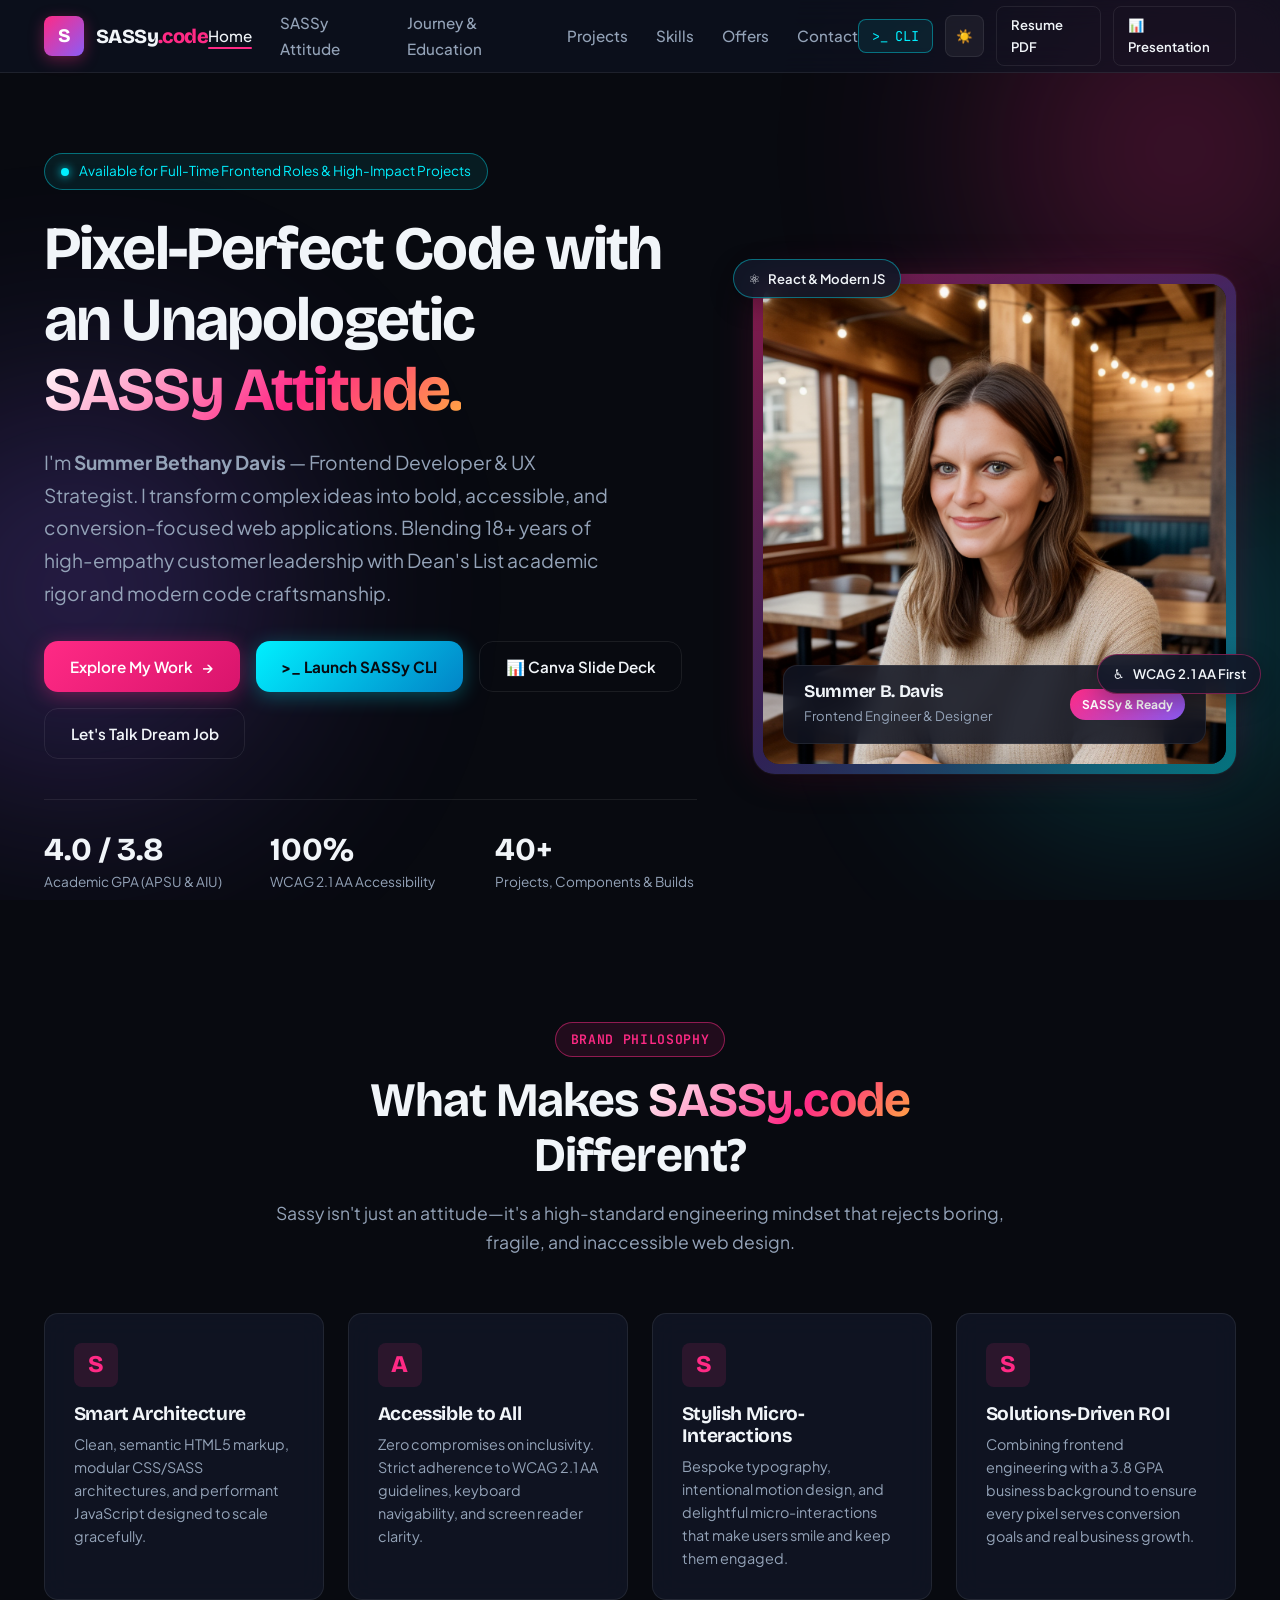
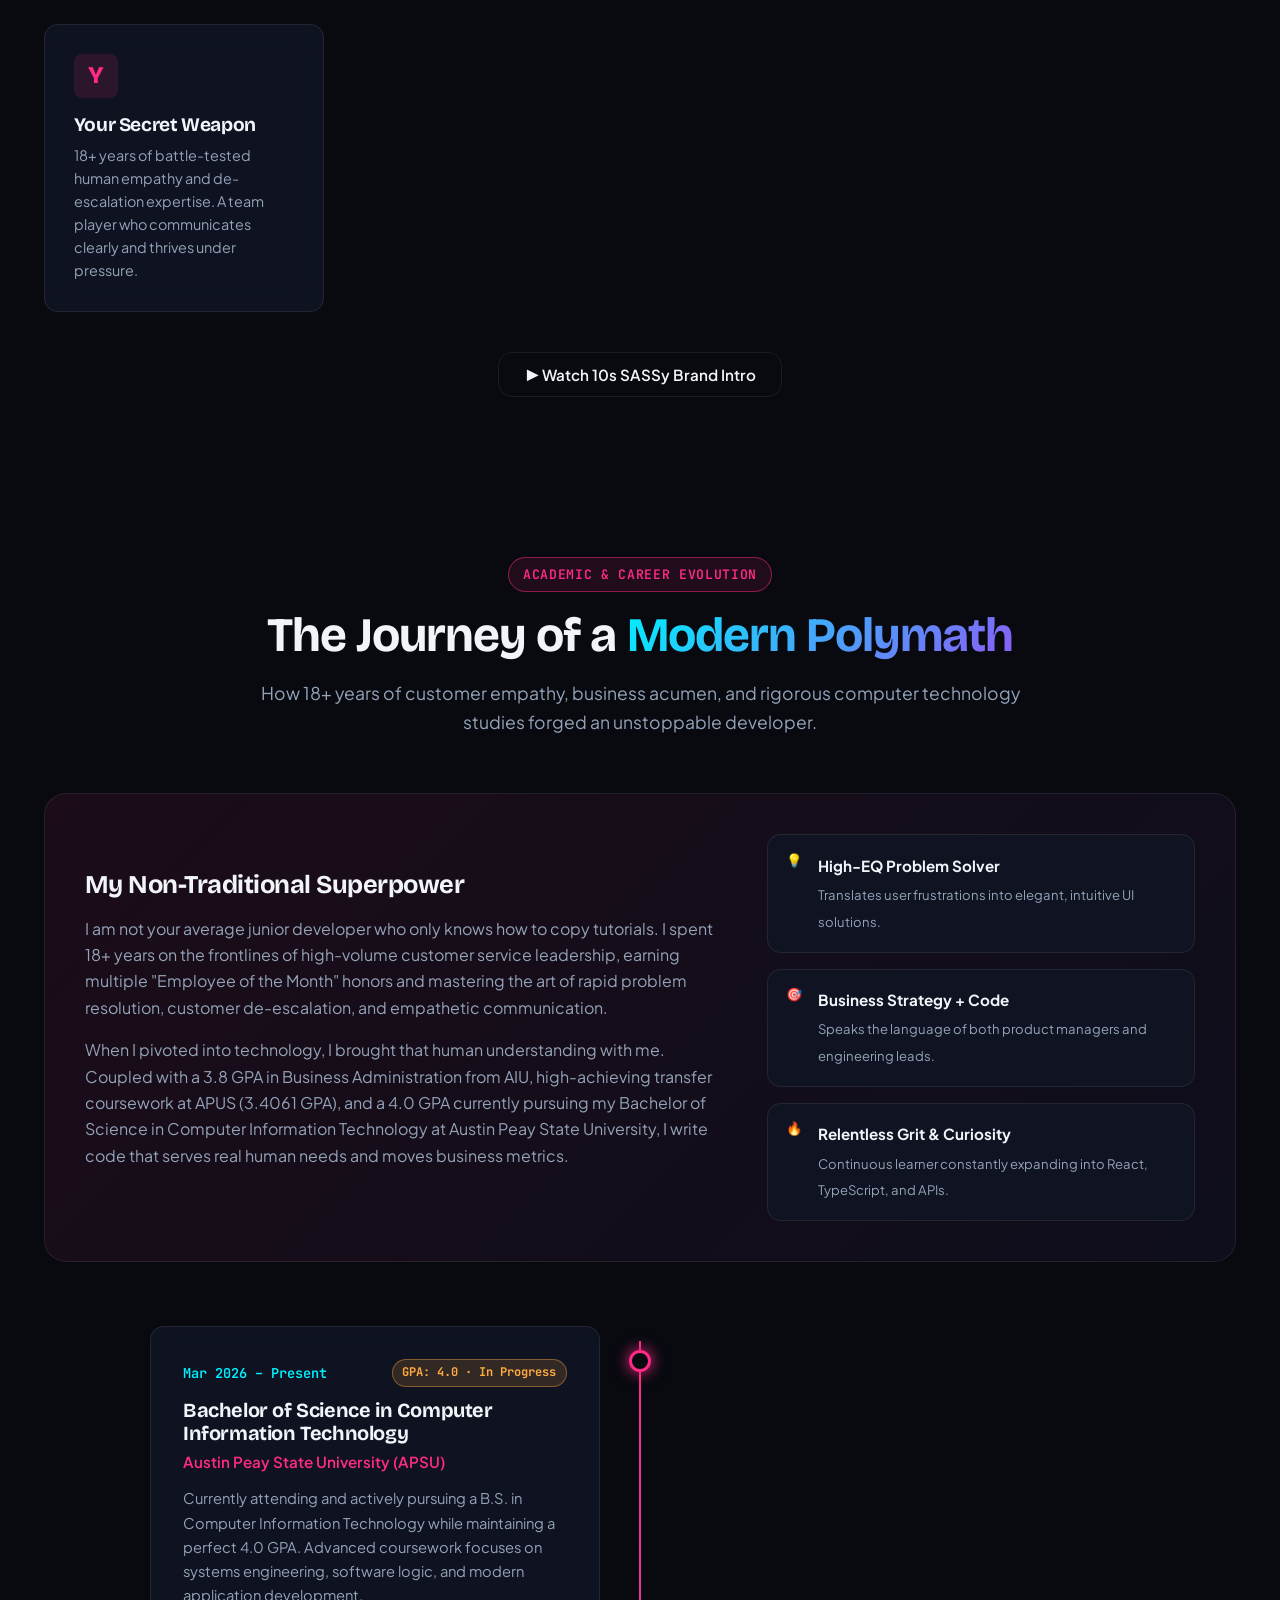
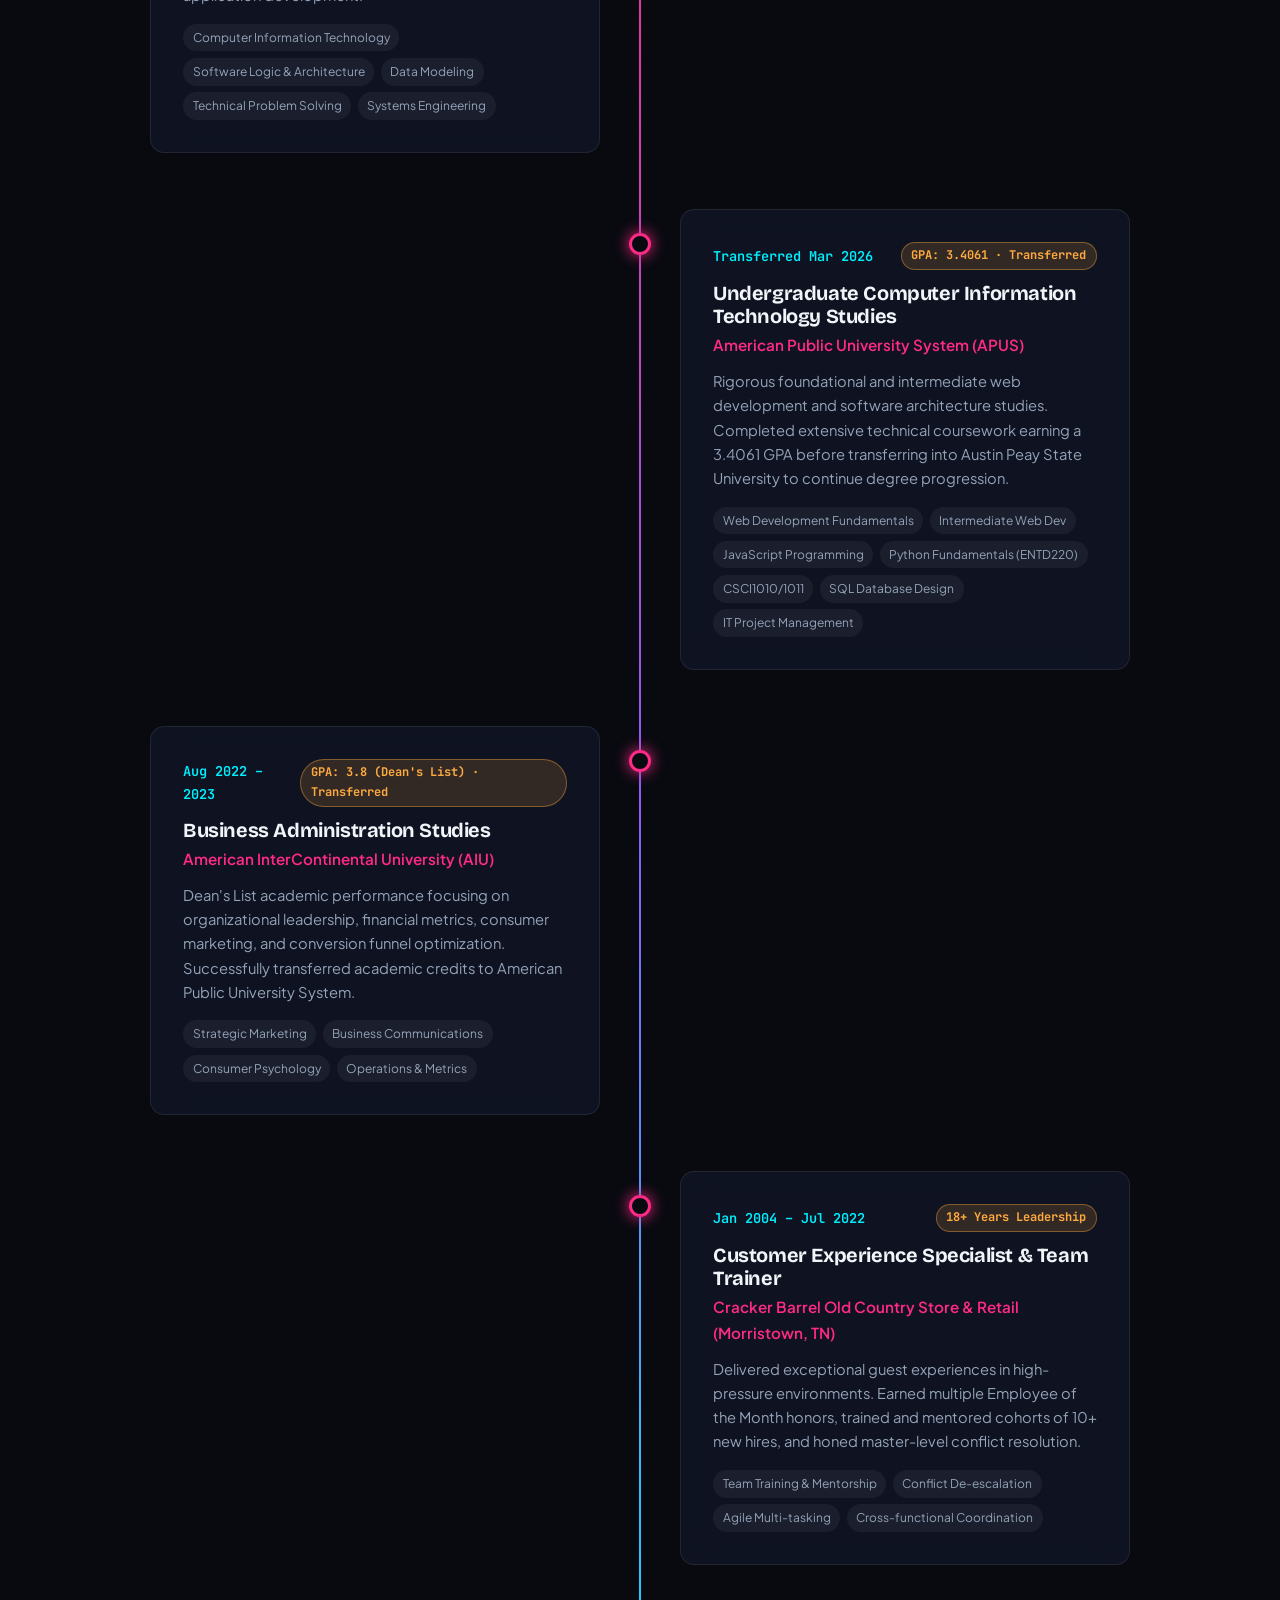
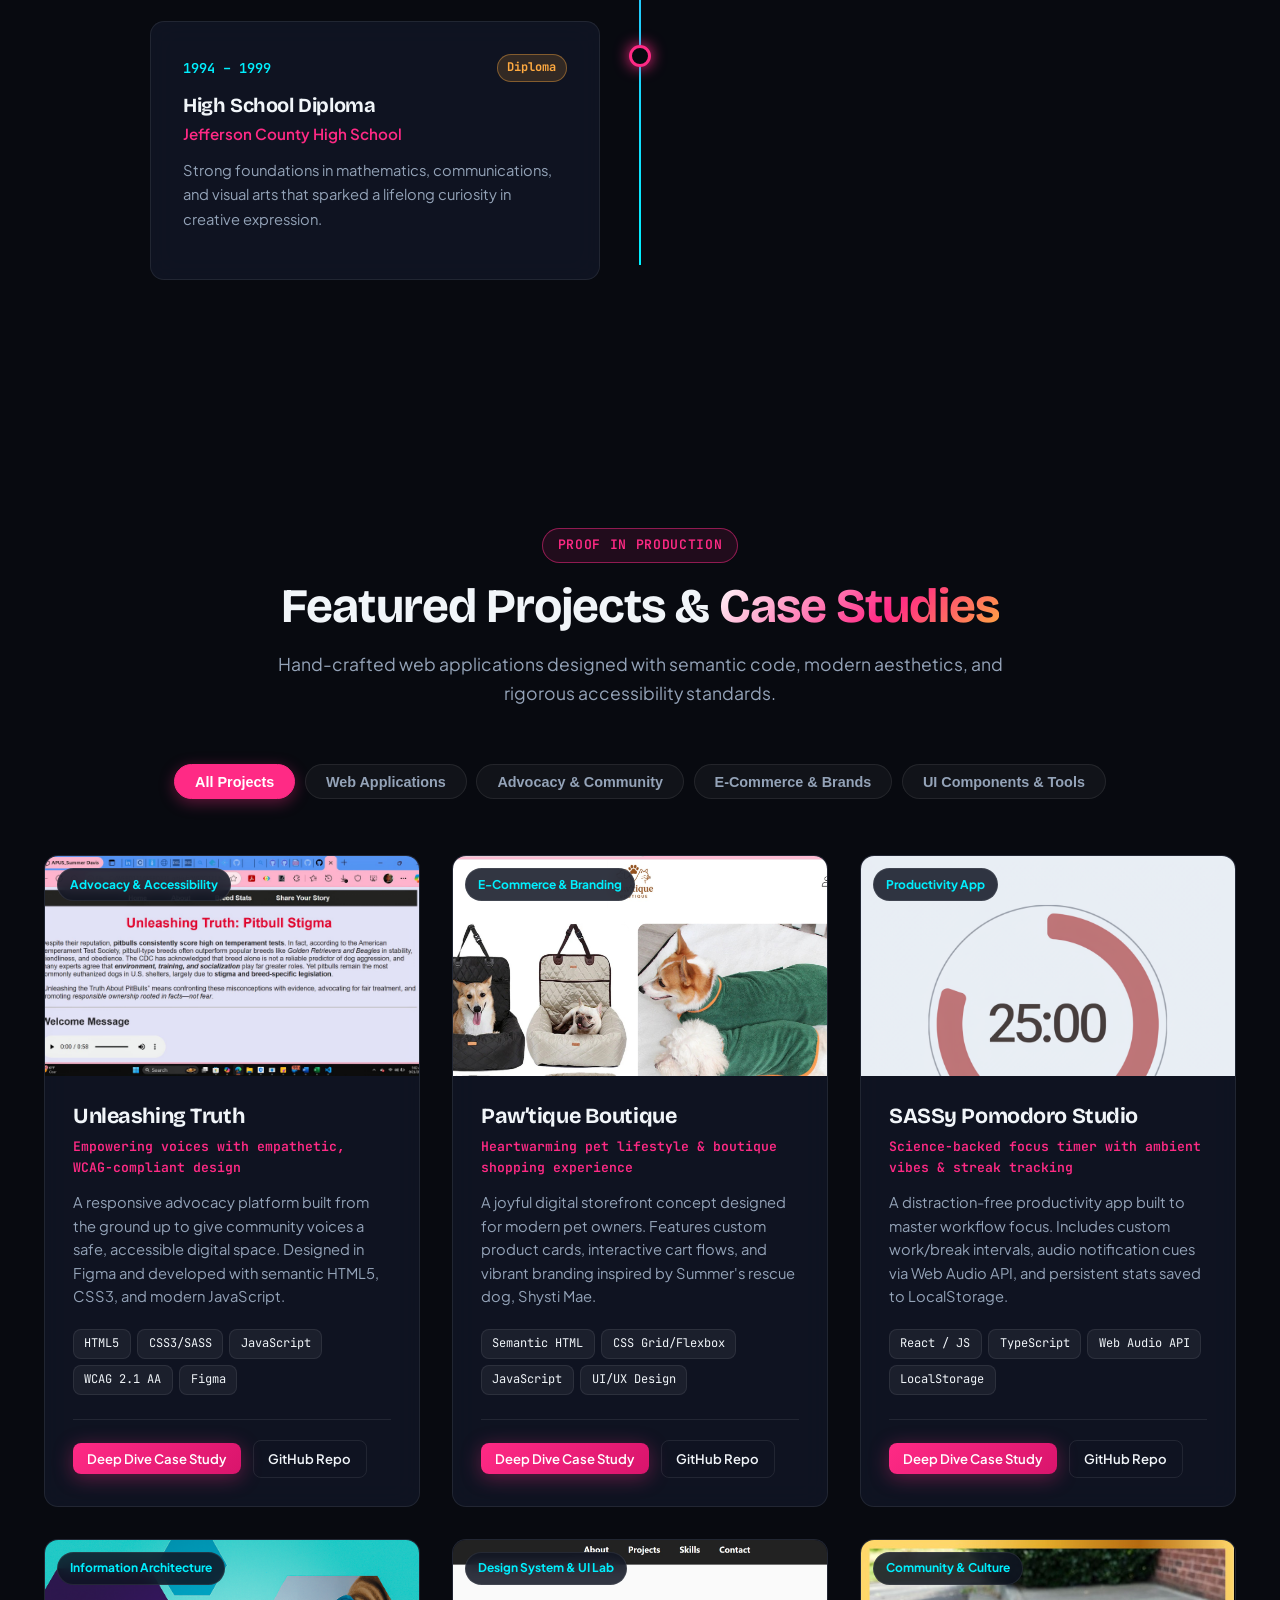
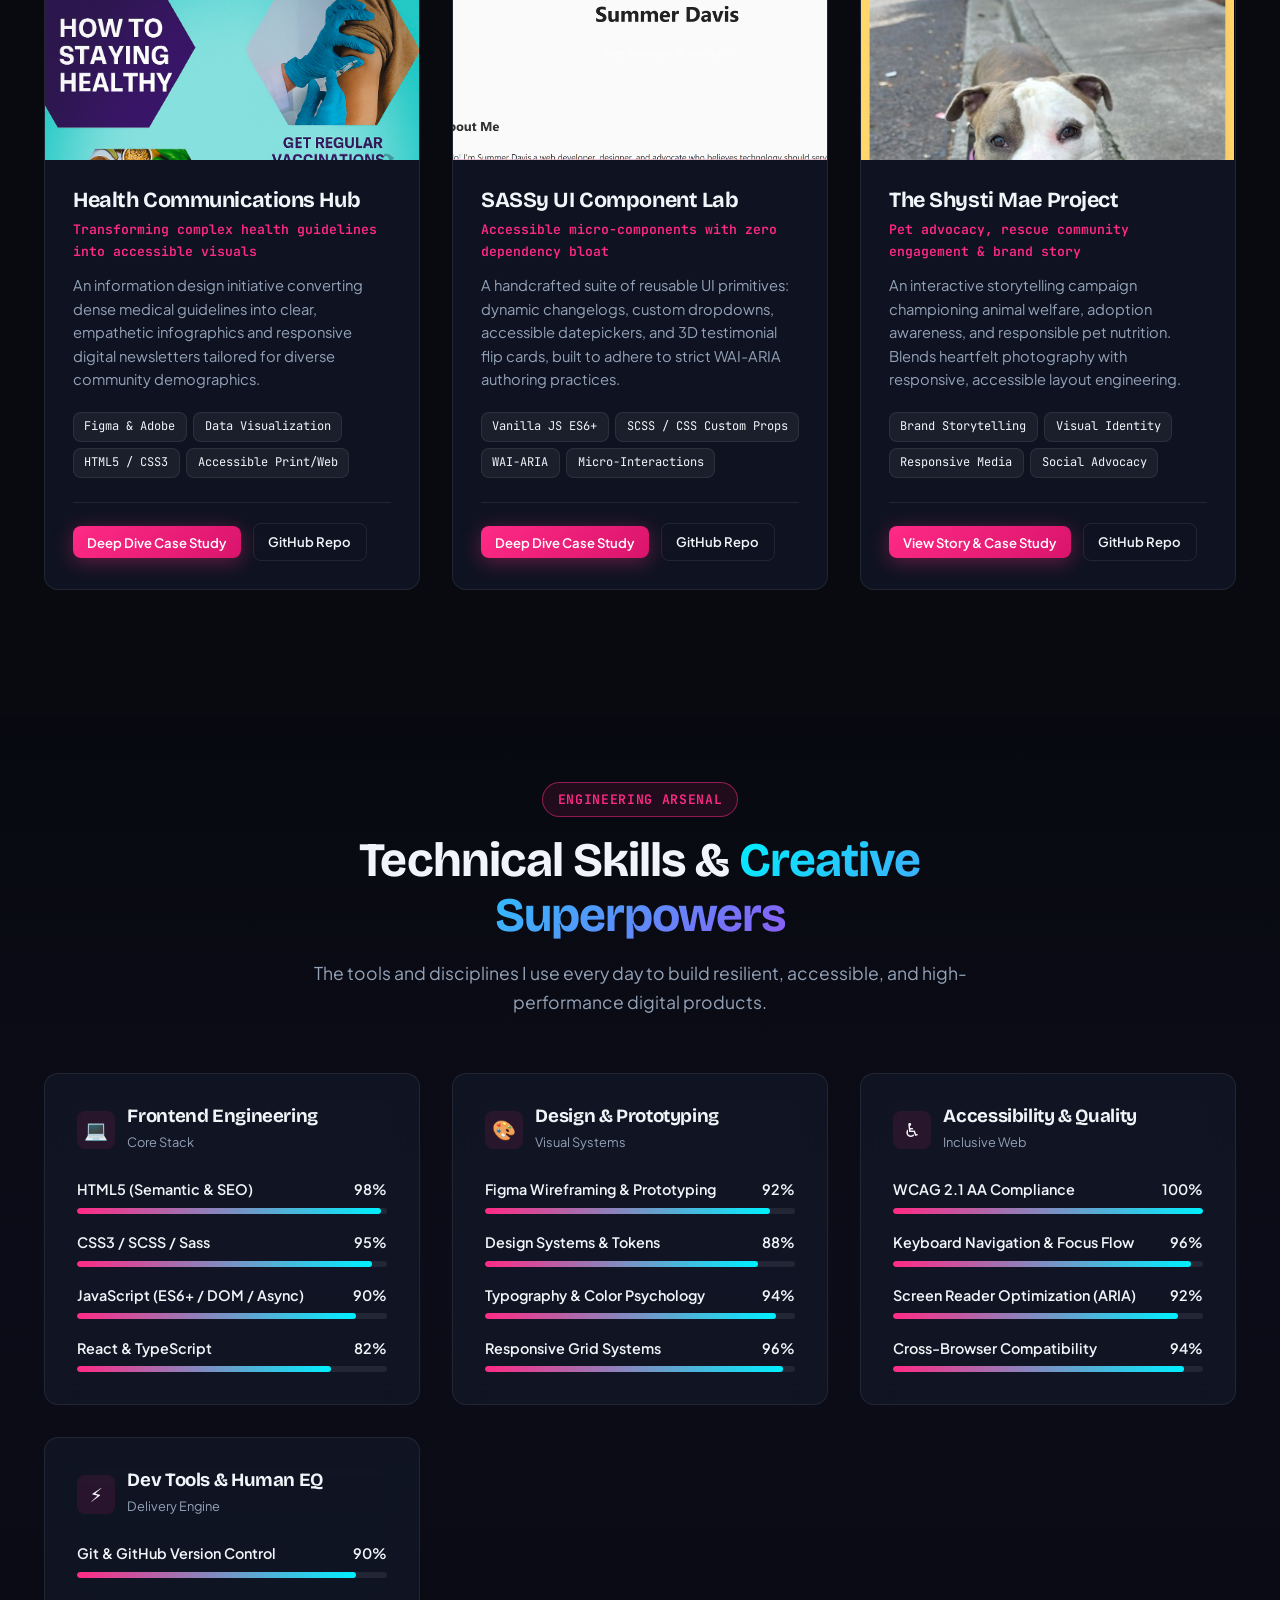
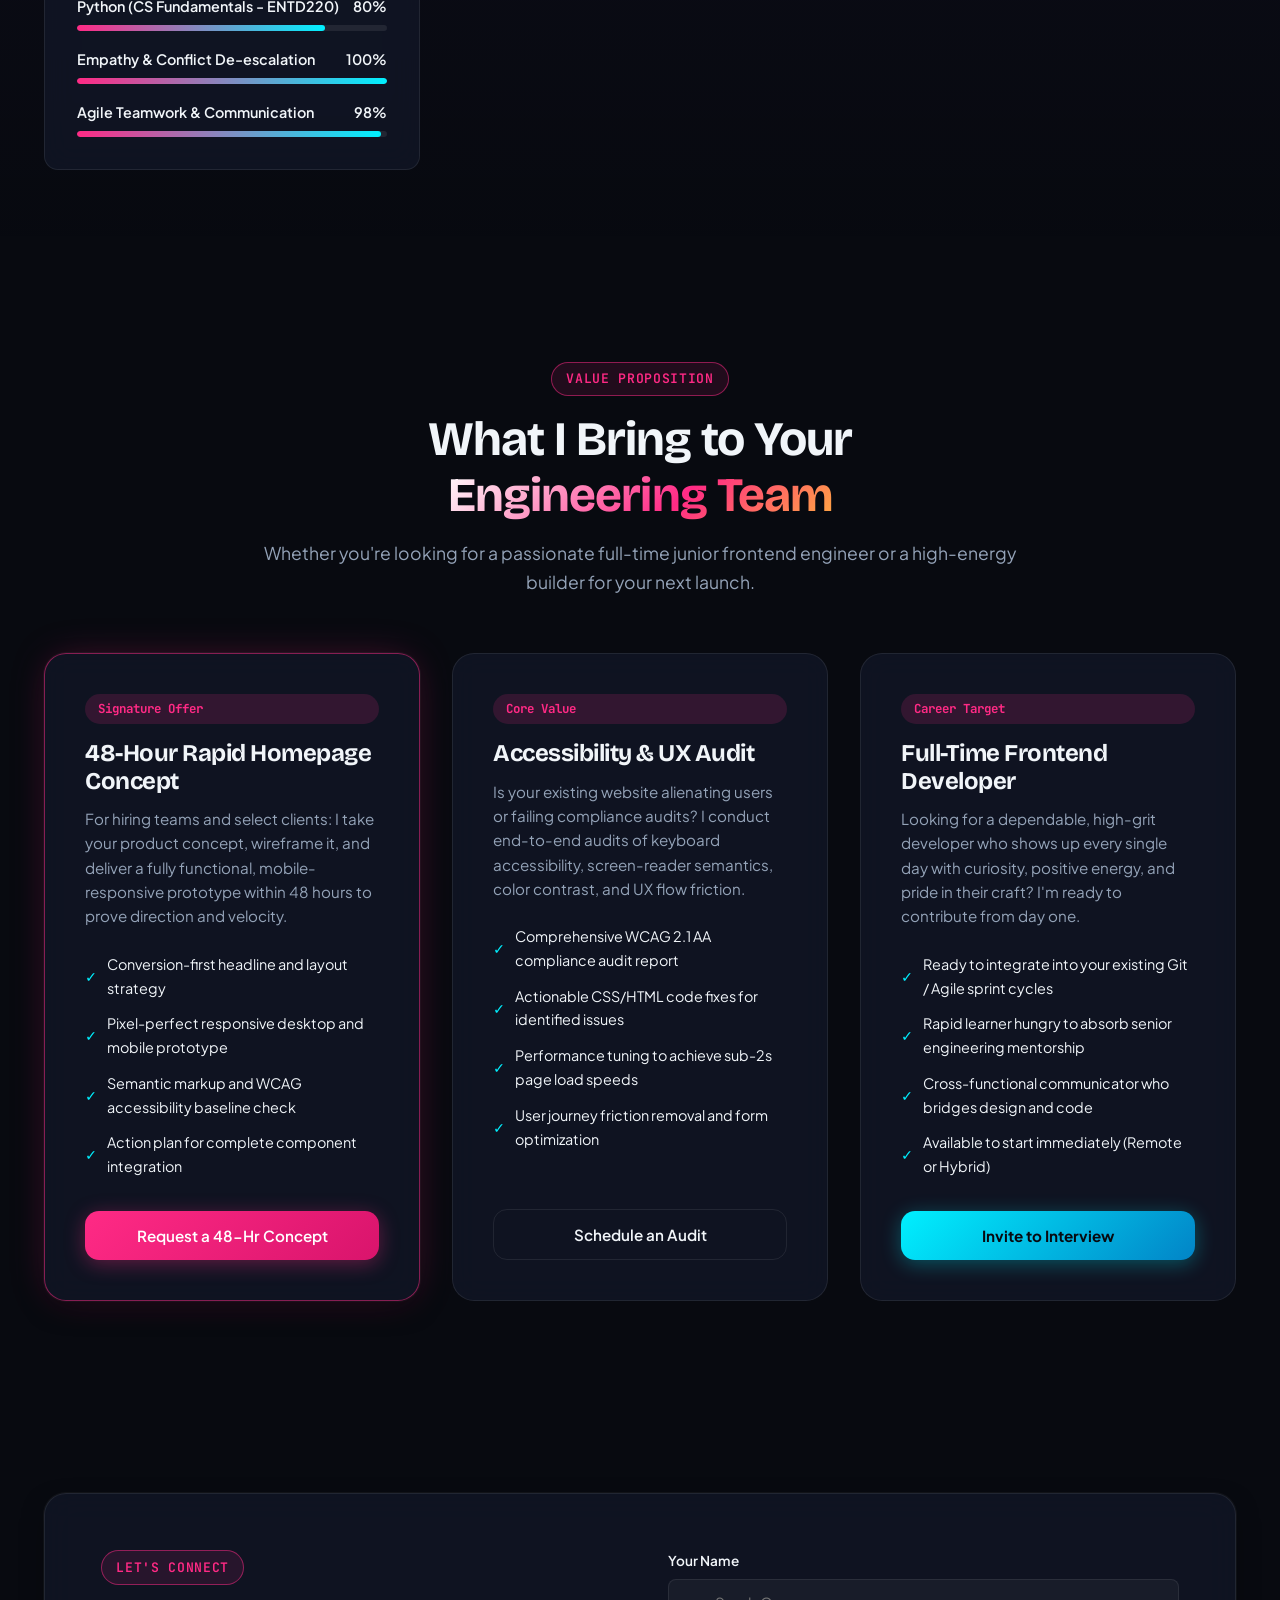
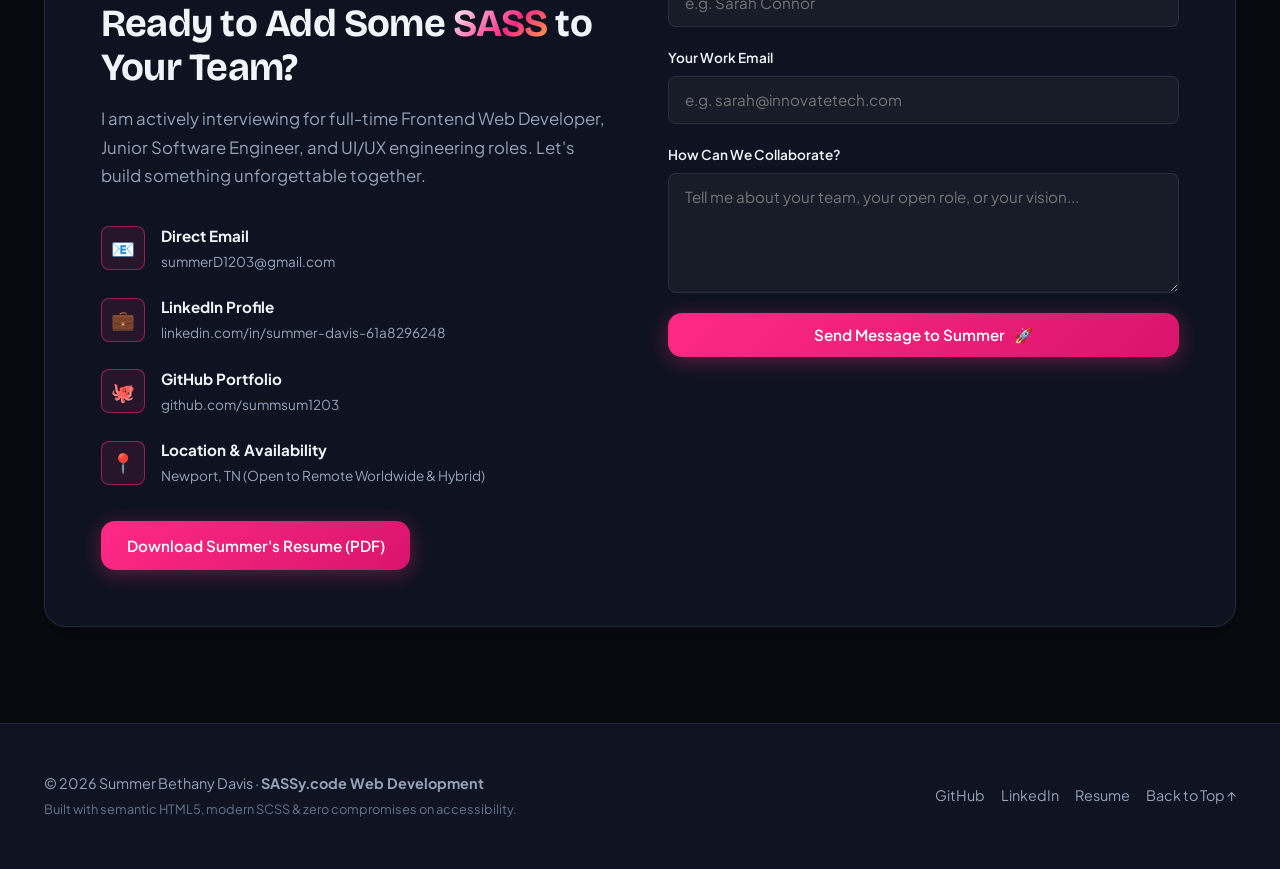
<file: Antigravity Projects/index.html>
<!DOCTYPE html>
<html lang="en">

<head>
  <meta charset="UTF-8">
  <meta name="viewport" content="width=device-width, initial-scale=1.0">
  <title>Summer Bethany Davis | SASSy Frontend Developer &amp; UX Designer</title>
  <meta name="description"
    content="Award-winning portfolio of Summer Bethany Davis — Frontend Web Developer & UX Designer. Showcasing an inspiring academic journey, production projects, and a fearless SASSy tech attitude.">
  <meta name="author" content="Summer Bethany Davis">

  <!-- Open Graph & Social Sharing -->
  <meta property="og:title" content="Summer Bethany Davis — SASSy Frontend Developer &amp; UX Designer">
  <meta property="og:description"
    content="Smart, accessible, stylish web experiences built with modern code, deep human empathy, and unapologetic tech creativity.">
  <meta property="og:type" content="website">
  <meta property="og:url" content="https://summsum1203.github.io/Portfolio-Website/">
  <meta property="og:image" content="assets/img/summer-headshot.png">

  <!-- Twitter Card Metadata -->
  <meta name="twitter:card" content="summary_large_image">
  <meta name="twitter:title" content="Summer Bethany Davis — SASSy Frontend Developer &amp; UX Designer">
  <meta name="twitter:description"
    content="Smart, accessible, stylish web experiences built with modern code, deep human empathy, and unapologetic tech creativity.">
  <meta name="twitter:image" content="assets/img/summer-headshot.png">

  <!-- Favicons -->
  <link rel="icon" type="image/x-icon" href="assets/favicons/favicon.ico">
  <link rel="icon" type="image/png" sizes="96x96" href="assets/favicons/favicon-96x96.png">
  <link rel="apple-touch-icon" sizes="180x180" href="assets/favicons/apple-touch-icon.png">
  <link rel="manifest" href="assets/favicons/site.webmanifest">

  <!-- Google Fonts Preconnect & Stylesheets -->
  <link rel="preconnect" href="https://fonts.googleapis.com">
  <link rel="preconnect" href="https://fonts.gstatic.com" crossorigin>
  <link
    href="https://fonts.googleapis.com/css2?family=Bricolage+Grotesque:opsz,wght@12..96,500;12..96,700;12..96,800&family=JetBrains+Mono:wght@400;500;700&family=Plus+Jakarta+Sans:wght@400;500;600;700;800&family=Space+Grotesk:wght@500;700&display=swap"
    rel="stylesheet">

  <!-- Main Stylesheet -->
  <link rel="stylesheet" href="css/style.css">
</head>

<body>

  <!-- Accessible Skip Link -->
  <a href="#main-content" class="skip-link">Skip directly to main content</a>

  <!-- Ambient Dynamic Glow Mesh Background -->
  <div class="ambient-mesh" aria-hidden="true">
    <div class="glow-orb orb-pink"></div>
    <div class="glow-orb orb-violet"></div>
    <div class="glow-orb orb-cyan"></div>
  </div>

  <!-- Primary Site Header -->
  <header class="site-header">
    <div class="container nav-wrap">
      <a href="#hero" class="brand" aria-label="SASSy code homepage">
        <div class="brand-badge" aria-hidden="true">S</div>
        <div class="brand-name">SASSy<span>.code</span></div>
      </a>

      <!-- Desktop Nav Links -->
      <nav aria-label="Primary Navigation">
        <ul class="nav-links">
          <li><a href="#hero" class="active">Home</a></li>
          <li><a href="#philosophy">SASSy Attitude</a></li>
          <li><a href="#journey">Journey &amp; Education</a></li>
          <li><a href="#projects">Projects</a></li>
          <li><a href="#skills">Skills</a></li>
          <li><a href="#offers">Offers</a></li>
          <li><a href="#contact">Contact</a></li>
        </ul>
      </nav>

      <!-- Nav Controls -->
      <div class="nav-controls">
        <!-- Interactive Terminal Easter Egg Trigger -->
        <button id="btn-terminal-trigger" class="btn-terminal-nav" title="Launch interactive SASSy CLI (Ctrl+K)"
          aria-label="Open Interactive SASSy CLI Terminal">
          <span>&gt;_</span> CLI
        </button>

        <!-- Theme Toggle (Dark Neon Noir vs Light Luxe Daylight) -->
        <button id="btn-theme-toggle" class="btn-icon" title="Toggle Theme" aria-label="Toggle Light/Dark Theme">
          <span id="theme-icon">☀️</span>
        </button>

        <!-- ATS Resume & Presentation Direct Links -->
        <a href="assets/docs/Summer_Davis_Resume.pdf" download="Summer_Davis_Resume.pdf"
          class="btn btn-outline btn-card" title="Download ATS Resume PDF">
          <span>Resume PDF</span>
        </a>
        <a href="assets/docs/Summer_Davis_Portfolio_Presentation.pdf" target="_blank" rel="noopener"
          class="btn btn-outline btn-card" title="Open Canva Portfolio Presentation (PDF)">
          <span>📊 Presentation</span>
        </a>

        <!-- Mobile Menu Toggle Button -->
        <button id="btn-mobile-menu" class="btn-icon menu-toggle" aria-label="Toggle Navigation Menu">
          ☰
        </button>
      </div>
    </div>
  </header>

  <!-- Main Content Area -->
  <main id="main-content">

    <!-- HERO SECTION -->
    <section id="hero" class="hero-section" aria-labelledby="hero-title">
      <div class="container hero-grid">
        <div class="hero-content">
          <div class="hero-status-pill">
            <span class="status-dot"></span>
            <span>Available for Full-Time Frontend Roles &amp; High-Impact Projects</span>
          </div>

          <h1 id="hero-title">
            Pixel-Perfect Code with an Unapologetic <span class="gradient-text">SASSy Attitude.</span>
          </h1>

          <p class="hero-subtitle">
            I'm <strong>Summer Bethany Davis</strong> — Frontend Developer &amp; UX Strategist. I transform complex
            ideas into bold, accessible, and conversion-focused web applications. Blending 18+ years of high-empathy
            customer leadership with Dean's List academic rigor and modern code craftsmanship.
          </p>

          <div class="hero-cta-group">
            <a href="#projects" class="btn btn-primary">
              <span>Explore My Work</span>
              <span aria-hidden="true">→</span>
            </a>
            <button id="btn-hero-terminal" class="btn btn-cyan" title="Launch Terminal Easter Egg">
              <span>&gt;_ Launch SASSy CLI</span>
            </button>
            <a href="assets/docs/Summer_Davis_Portfolio_Presentation.pdf" target="_blank" rel="noopener"
              class="btn btn-outline" title="Open Summer's Canva Portfolio Presentation">
              <span>📊 Canva Slide Deck</span>
            </a>
            <a href="#contact" class="btn btn-outline">
              <span>Let's Talk Dream Job</span>
            </a>
          </div>

          <div class="hero-metrics-strip">
            <div class="metric-item">
              <strong>4.0 / 3.8</strong>
              <span>Academic GPA (APSU &amp; AIU)</span>
            </div>
            <div class="metric-item">
              <strong>100%</strong>
              <span>WCAG 2.1 AA Accessibility</span>
            </div>
            <div class="metric-item">
              <strong>40+</strong>
              <span>Projects, Components &amp; Builds</span>
            </div>
          </div>
        </div>

        <!-- Hero Visual Showcase -->
        <div class="hero-visual">
          <div class="avatar-card-wrapper">
            <div class="avatar-card">
              <img src="assets/img/summer-headshot.png"
                alt="Summer Bethany Davis, Frontend Web Developer and UX Designer" class="avatar-img">
              <div class="avatar-overlay-badge">
                <div>
                  <h3>Summer B. Davis</h3>
                  <p>Frontend Engineer &amp; Designer</p>
                </div>
                <span class="badge-tag">SASSy &amp; Ready</span>
              </div>
            </div>
            <!-- Floating Tech Badges -->
            <div class="floating-pill pill-react">
              <span aria-hidden="true">⚛️</span> React &amp; Modern JS
            </div>
            <div class="floating-pill pill-a11y">
              <span aria-hidden="true">♿</span> WCAG 2.1 AA First
            </div>
          </div>
        </div>
      </div>
    </section>

    <!-- THE SASSY PHILOSOPHY SECTION -->
    <section id="philosophy" class="sassy-strip" aria-labelledby="philosophy-title">
      <div class="container">
        <div class="section-head">
          <span class="section-tag">Brand Philosophy</span>
          <h2 id="philosophy-title">What Makes <span class="gradient-text">SASSy.code</span> Different?</h2>
          <p>Sassy isn't just an attitude—it's a high-standard engineering mindset that rejects boring, fragile, and
            inaccessible web design.</p>
        </div>

        <div class="sassy-grid">
          <article class="sassy-card">
            <div class="sassy-letter" aria-hidden="true">S</div>
            <h3>Smart Architecture</h3>
            <p>Clean, semantic HTML5 markup, modular CSS/SASS architectures, and performant JavaScript designed to scale
              gracefully.</p>
          </article>

          <article class="sassy-card">
            <div class="sassy-letter" aria-hidden="true">A</div>
            <h3>Accessible to All</h3>
            <p>Zero compromises on inclusivity. Strict adherence to WCAG 2.1 AA guidelines, keyboard navigability, and
              screen reader clarity.</p>
          </article>

          <article class="sassy-card">
            <div class="sassy-letter" aria-hidden="true">S</div>
            <h3>Stylish Micro-Interactions</h3>
            <p>Bespoke typography, intentional motion design, and delightful micro-interactions that make users smile
              and keep them engaged.</p>
          </article>

          <article class="sassy-card">
            <div class="sassy-letter" aria-hidden="true">S</div>
            <h3>Solutions-Driven ROI</h3>
            <p>Combining frontend engineering with a 3.8 GPA business background to ensure every pixel serves conversion
              goals and real business growth.</p>
          </article>

          <article class="sassy-card">
            <div class="sassy-letter" aria-hidden="true">Y</div>
            <h3>Your Secret Weapon</h3>
            <p>18+ years of battle-tested human empathy and de-escalation expertise. A team player who communicates
              clearly and thrives under pressure.</p>
          </article>
        </div>

        <!-- SASSy Brand Intro Video Player -->
        <div style="margin-top: 2.5rem; text-align: center;">
          <button id="btn-toggle-video" class="btn btn-outline" style="gap: 0.5rem;" aria-expanded="false"
            aria-controls="brand-video-container">
            <span>▶ Watch 10s SASSy Brand Intro</span>
          </button>
          <div id="brand-video-container"
            style="display: none; max-width: 540px; margin: 1.5rem auto 0; border-radius: var(--radius-md); overflow: hidden; border: 1px solid var(--border-active); box-shadow: var(--shadow-glow);">
            <video id="brand-video" controls width="100%" style="display: block; background: #000;">
              <source src="assets/img/sassy.mp4" type="video/mp4">
              Your browser does not support HTML5 video.
            </video>
          </div>
        </div>
      </div>
    </section>

    <!-- EDUCATIONAL JOURNEY & NON-TRADITIONAL SUPERPOWER -->
    <section id="journey" class="journey-section" aria-labelledby="journey-title">
      <div class="container">
        <div class="section-head">
          <span class="section-tag">Academic &amp; Career Evolution</span>
          <h2 id="journey-title">The Journey of a <span class="gradient-cyan">Modern Polymath</span></h2>
          <p>How 18+ years of customer empathy, business acumen, and rigorous computer technology studies forged an
            unstoppable developer.</p>
        </div>

        <!-- Story Overview Banner -->
        <div class="journey-story-box">
          <div class="journey-story-text">
            <h3>My Non-Traditional Superpower</h3>
            <p>
              I am not your average junior developer who only knows how to copy tutorials. I spent 18+ years on the
              frontlines of high-volume customer service leadership, earning multiple "Employee of the Month" honors and
              mastering the art of rapid problem resolution, customer de-escalation, and empathetic communication.
            </p>
            <p>
              When I pivoted into technology, I brought that human understanding with me. Coupled with a 3.8 GPA in
              Business Administration from AIU, high-achieving transfer coursework at APUS (3.4061 GPA), and a 4.0 GPA
              currently pursuing my Bachelor of Science in Computer Information Technology at Austin Peay State
              University, I write code that serves real human needs and moves business metrics.
            </p>
          </div>

          <div class="superpower-badges">
            <div class="superpower-card">
              <span class="superpower-icon" aria-hidden="true">💡</span>
              <div>
                <strong>High-EQ Problem Solver</strong>
                <span>Translates user frustrations into elegant, intuitive UI solutions.</span>
              </div>
            </div>
            <div class="superpower-card">
              <span class="superpower-icon" aria-hidden="true">🎯</span>
              <div>
                <strong>Business Strategy + Code</strong>
                <span>Speaks the language of both product managers and engineering leads.</span>
              </div>
            </div>
            <div class="superpower-card">
              <span class="superpower-icon" aria-hidden="true">🔥</span>
              <div>
                <strong>Relentless Grit &amp; Curiosity</strong>
                <span>Continuous learner constantly expanding into React, TypeScript, and APIs.</span>
              </div>
            </div>
          </div>
        </div>

        <!-- Interactive Journey Timeline -->
        <div class="timeline">
          <!-- Timeline Item 1: Austin Peay State University (Current) -->
          <div class="timeline-item">
            <div class="timeline-node" aria-hidden="true"></div>
            <article class="timeline-card">
              <div class="timeline-meta">
                <span class="timeline-date">Mar 2026 – Present</span>
                <span class="gpa-tag">GPA: 4.0 · In Progress</span>
              </div>
              <h4>Bachelor of Science in Computer Information Technology</h4>
              <p class="institution">Austin Peay State University (APSU)</p>
              <p>
                Currently attending and actively pursuing a B.S. in Computer Information Technology while maintaining a
                perfect 4.0 GPA. Advanced coursework focuses on systems engineering, software logic, and modern
                application development.
              </p>
              <div class="course-chips">
                <span>Computer Information Technology</span>
                <span>Software Logic &amp; Architecture</span>
                <span>Data Modeling</span>
                <span>Technical Problem Solving</span>
                <span>Systems Engineering</span>
              </div>
            </article>
          </div>

          <!-- Timeline Item 2: American Public University System (Transferred) -->
          <div class="timeline-item">
            <div class="timeline-node" aria-hidden="true"></div>
            <article class="timeline-card">
              <div class="timeline-meta">
                <span class="timeline-date">Transferred Mar 2026</span>
                <span class="gpa-tag">GPA: 3.4061 · Transferred</span>
              </div>
              <h4>Undergraduate Computer Information Technology Studies</h4>
              <p class="institution">American Public University System (APUS)</p>
              <p>
                Rigorous foundational and intermediate web development and software architecture studies. Completed
                extensive technical coursework earning a 3.4061 GPA before transferring into Austin Peay State
                University to continue degree progression.
              </p>
              <div class="course-chips">
                <span>Web Development Fundamentals</span>
                <span>Intermediate Web Dev</span>
                <span>JavaScript Programming</span>
                <span>Python Fundamentals (ENTD220)</span>
                <span>CSCI1010/1011</span>
                <span>SQL Database Design</span>
                <span>IT Project Management</span>
              </div>
            </article>
          </div>

          <!-- Timeline Item 3: AIU Business (Transferred) -->
          <div class="timeline-item">
            <div class="timeline-node" aria-hidden="true"></div>
            <article class="timeline-card">
              <div class="timeline-meta">
                <span class="timeline-date">Aug 2022 – 2023</span>
                <span class="gpa-tag">GPA: 3.8 (Dean's List) · Transferred</span>
              </div>
              <h4>Business Administration Studies</h4>
              <p class="institution">American InterContinental University (AIU)</p>
              <p>
                Dean's List academic performance focusing on organizational leadership, financial metrics, consumer
                marketing, and conversion funnel optimization. Successfully transferred academic credits to American
                Public University System.
              </p>
              <div class="course-chips">
                <span>Strategic Marketing</span>
                <span>Business Communications</span>
                <span>Consumer Psychology</span>
                <span>Operations &amp; Metrics</span>
              </div>
            </article>
          </div>

          <!-- Timeline Item 3: Retail Customer Experience Leadership -->
          <div class="timeline-item">
            <div class="timeline-node" aria-hidden="true"></div>
            <article class="timeline-card">
              <div class="timeline-meta">
                <span class="timeline-date">Jan 2004 – Jul 2022</span>
                <span class="gpa-tag">18+ Years Leadership</span>
              </div>
              <h4>Customer Experience Specialist &amp; Team Trainer</h4>
              <p class="institution">Cracker Barrel Old Country Store &amp; Retail (Morristown, TN)</p>
              <p>
                Delivered exceptional guest experiences in high-pressure environments. Earned multiple Employee of the
                Month honors, trained and mentored cohorts of 10+ new hires, and honed master-level conflict resolution.
              </p>
              <div class="course-chips">
                <span>Team Training &amp; Mentorship</span>
                <span>Conflict De-escalation</span>
                <span>Agile Multi-tasking</span>
                <span>Cross-functional Coordination</span>
              </div>
            </article>
          </div>

          <!-- Timeline Item 4: High School Diploma -->
          <div class="timeline-item">
            <div class="timeline-node" aria-hidden="true"></div>
            <article class="timeline-card">
              <div class="timeline-meta">
                <span class="timeline-date">1994 – 1999</span>
                <span class="gpa-tag">Diploma</span>
              </div>
              <h4>High School Diploma</h4>
              <p class="institution">Jefferson County High School</p>
              <p>
                Strong foundations in mathematics, communications, and visual arts that sparked a lifelong curiosity in
                creative expression.
              </p>
            </article>
          </div>
        </div>
      </div>
    </section>

    <!-- FEATURED PROJECTS SHOWCASE -->
    <section id="projects" class="projects-section" aria-labelledby="projects-title">
      <div class="container">
        <div class="section-head">
          <span class="section-tag">Proof in Production</span>
          <h2 id="projects-title">Featured Projects &amp; <span class="gradient-text">Case Studies</span></h2>
          <p>Hand-crafted web applications designed with semantic code, modern aesthetics, and rigorous accessibility
            standards.</p>
        </div>

        <!-- Filter Controls -->
        <div class="filter-bar" role="tablist" aria-label="Project Categories">
          <button class="filter-btn active" data-filter="all">All Projects</button>
          <button class="filter-btn" data-filter="web">Web Applications</button>
          <button class="filter-btn" data-filter="advocacy">Advocacy &amp; Community</button>
          <button class="filter-btn" data-filter="ecommerce">E-Commerce &amp; Brands</button>
          <button class="filter-btn" data-filter="components">UI Components &amp; Tools</button>
        </div>

        <!-- Projects Grid -->
        <div class="projects-grid">

          <!-- Project 1: Unleashing Truth -->
          <article class="project-card" data-category="web advocacy">
            <div class="project-thumbnail">
              <img src="assets/img/unleashtruth.jpg" alt="Unleashing Truth Advocacy Platform Preview">
              <span class="project-badge-overlay">Advocacy &amp; Accessibility</span>
            </div>
            <div class="project-body">
              <h3>Unleashing Truth</h3>
              <p class="project-punchline">Empowering voices with empathetic, WCAG-compliant design</p>
              <p class="project-desc">
                A responsive advocacy platform built from the ground up to give community voices a safe, accessible
                digital space. Designed in Figma and developed with semantic HTML5, CSS3, and modern JavaScript.
              </p>
              <div class="project-tech-tags">
                <span class="tech-tag">HTML5</span>
                <span class="tech-tag">CSS3/SASS</span>
                <span class="tech-tag">JavaScript</span>
                <span class="tech-tag">WCAG 2.1 AA</span>
                <span class="tech-tag">Figma</span>
              </div>
              <div class="project-actions">
                <button class="btn btn-primary btn-card" data-open-study="unleashing-truth">Deep Dive Case
                  Study</button>
                <a href="https://github.com/summsum1203/Portfolio-Website.git" target="_blank" rel="noopener"
                  class="btn btn-outline btn-card">GitHub Repo</a>
              </div>
            </div>
          </article>

          <!-- Project 2: Paw'tique Boutique -->
          <article class="project-card" data-category="web ecommerce">
            <div class="project-thumbnail">
              <img src="assets/img/pawtique.jpg" alt="Paw'tique Boutique E-Commerce Website Preview">
              <span class="project-badge-overlay">E-Commerce &amp; Branding</span>
            </div>
            <div class="project-body">
              <h3>Paw’tique Boutique</h3>
              <p class="project-punchline">Heartwarming pet lifestyle &amp; boutique shopping experience</p>
              <p class="project-desc">
                A joyful digital storefront concept designed for modern pet owners. Features custom product cards,
                interactive cart flows, and vibrant branding inspired by Summer's rescue dog, Shysti Mae.
              </p>
              <div class="project-tech-tags">
                <span class="tech-tag">Semantic HTML</span>
                <span class="tech-tag">CSS Grid/Flexbox</span>
                <span class="tech-tag">JavaScript</span>
                <span class="tech-tag">UI/UX Design</span>
              </div>
              <div class="project-actions">
                <button class="btn btn-primary btn-card" data-open-study="pawtique">Deep Dive Case Study</button>
                <a href="https://github.com/summsum1203" target="_blank" rel="noopener"
                  class="btn btn-outline btn-card">GitHub Repo</a>
              </div>
            </div>
          </article>

          <!-- Project 3: SASSy Pomodoro Studio -->
          <article class="project-card" data-category="web components">
            <div class="project-thumbnail">
              <img src="assets/img/pomodoro.png" alt="SASSy Pomodoro Studio Preview">
              <span class="project-badge-overlay">Productivity App</span>
            </div>
            <div class="project-body">
              <h3>SASSy Pomodoro Studio</h3>
              <p class="project-punchline">Science-backed focus timer with ambient vibes &amp; streak tracking</p>
              <p class="project-desc">
                A distraction-free productivity app built to master workflow focus. Includes custom work/break
                intervals, audio notification cues via Web Audio API, and persistent stats saved to LocalStorage.
              </p>
              <div class="project-tech-tags">
                <span class="tech-tag">React / JS</span>
                <span class="tech-tag">TypeScript</span>
                <span class="tech-tag">Web Audio API</span>
                <span class="tech-tag">LocalStorage</span>
              </div>
              <div class="project-actions">
                <button class="btn btn-primary btn-card" data-open-study="pomodoro">Deep Dive Case Study</button>
                <a href="https://github.com/summsum1203" target="_blank" rel="noopener"
                  class="btn btn-outline btn-card">GitHub Repo</a>
              </div>
            </div>
          </article>

          <!-- Project 4: Health Communications Hub -->
          <article class="project-card" data-category="advocacy components">
            <div class="project-thumbnail">
              <img src="assets/img/infographic-health.png" alt="Health Communications Hub and Infographic Preview">
              <span class="project-badge-overlay">Information Architecture</span>
            </div>
            <div class="project-body">
              <h3>Health Communications Hub</h3>
              <p class="project-punchline">Transforming complex health guidelines into accessible visuals</p>
              <p class="project-desc">
                An information design initiative converting dense medical guidelines into clear, empathetic infographics
                and responsive digital newsletters tailored for diverse community demographics.
              </p>
              <div class="project-tech-tags">
                <span class="tech-tag">Figma &amp; Adobe</span>
                <span class="tech-tag">Data Visualization</span>
                <span class="tech-tag">HTML5 / CSS3</span>
                <span class="tech-tag">Accessible Print/Web</span>
              </div>
              <div class="project-actions">
                <button class="btn btn-primary btn-card" data-open-study="health-hub">Deep Dive Case Study</button>
                <a href="https://github.com/summsum1203" target="_blank" rel="noopener"
                  class="btn btn-outline btn-card">GitHub Repo</a>
              </div>
            </div>
          </article>

          <!-- Project 5: SASSy UI Component Lab -->
          <article class="project-card" data-category="components">
            <div class="project-thumbnail">
              <img src="assets/img/portfolio-prev.jpg" alt="SASSy UI Component Lab Preview">
              <span class="project-badge-overlay">Design System &amp; UI Lab</span>
            </div>
            <div class="project-body">
              <h3>SASSy UI Component Lab</h3>
              <p class="project-punchline">Accessible micro-components with zero dependency bloat</p>
              <p class="project-desc">
                A handcrafted suite of reusable UI primitives: dynamic changelogs, custom dropdowns, accessible
                datepickers, and 3D testimonial flip cards, built to adhere to strict WAI-ARIA authoring practices.
              </p>
              <div class="project-tech-tags">
                <span class="tech-tag">Vanilla JS ES6+</span>
                <span class="tech-tag">SCSS / CSS Custom Props</span>
                <span class="tech-tag">WAI-ARIA</span>
                <span class="tech-tag">Micro-Interactions</span>
              </div>
              <div class="project-actions">
                <button class="btn btn-primary btn-card" data-open-study="component-lab">Deep Dive Case Study</button>
                <a href="https://github.com/summsum1203" target="_blank" rel="noopener"
                  class="btn btn-outline btn-card">GitHub Repo</a>
              </div>
            </div>
          </article>

          <!-- Project 6: Shysti Mae & Community Care -->
          <article class="project-card" data-category="advocacy ecommerce">
            <div class="project-thumbnail">
              <img src="assets/img/shysti-mae.jpg" alt="Shysti Mae Pet Care and Advocacy Initiative">
              <span class="project-badge-overlay">Community &amp; Culture</span>
            </div>
            <div class="project-body">
              <h3>The Shysti Mae Project</h3>
              <p class="project-punchline">Pet advocacy, rescue community engagement &amp; brand story</p>
              <p class="project-desc">
                An interactive storytelling campaign championing animal welfare, adoption awareness, and responsible pet
                nutrition. Blends heartfelt photography with responsive, accessible layout engineering.
              </p>
              <div class="project-tech-tags">
                <span class="tech-tag">Brand Storytelling</span>
                <span class="tech-tag">Visual Identity</span>
                <span class="tech-tag">Responsive Media</span>
                <span class="tech-tag">Social Advocacy</span>
              </div>
              <div class="project-actions">
                <button class="btn btn-primary btn-card" data-open-study="shysti-mae">View Story &amp; Case
                  Study</button>
                <a href="https://github.com/summsum1203" target="_blank" rel="noopener"
                  class="btn btn-outline btn-card">GitHub Repo</a>
              </div>
            </div>
          </article>

        </div>
      </div>
    </section>

    <!-- CORE TECH SKILLS & PLAYGROUND -->
    <section id="skills" class="skills-section" aria-labelledby="skills-title">
      <div class="container">
        <div class="section-head">
          <span class="section-tag">Engineering Arsenal</span>
          <h2 id="skills-title">Technical Skills &amp; <span class="gradient-cyan">Creative Superpowers</span></h2>
          <p>The tools and disciplines I use every day to build resilient, accessible, and high-performance digital
            products.</p>
        </div>

        <div class="skills-layout">
          <!-- Category 1: Frontend Development -->
          <div class="skill-category-card">
            <div class="category-header">
              <div class="category-icon" aria-hidden="true">💻</div>
              <div>
                <h3>Frontend Engineering</h3>
                <span style="font-size: 0.8rem; color: var(--text-muted);">Core Stack</span>
              </div>
            </div>
            <div class="skill-items-list">
              <div class="skill-row">
                <div class="skill-info"><span>HTML5 (Semantic &amp; SEO)</span> <span>98%</span></div>
                <div class="skill-bar-bg">
                  <div class="skill-bar-fill" style="width: 98%;"></div>
                </div>
              </div>
              <div class="skill-row">
                <div class="skill-info"><span>CSS3 / SCSS / Sass</span> <span>95%</span></div>
                <div class="skill-bar-bg">
                  <div class="skill-bar-fill" style="width: 95%;"></div>
                </div>
              </div>
              <div class="skill-row">
                <div class="skill-info"><span>JavaScript (ES6+ / DOM / Async)</span> <span>90%</span></div>
                <div class="skill-bar-bg">
                  <div class="skill-bar-fill" style="width: 90%;"></div>
                </div>
              </div>
              <div class="skill-row">
                <div class="skill-info"><span>React &amp; TypeScript</span> <span>82%</span></div>
                <div class="skill-bar-bg">
                  <div class="skill-bar-fill" style="width: 82%;"></div>
                </div>
              </div>
            </div>
          </div>

          <!-- Category 2: UI/UX & Design Systems -->
          <div class="skill-category-card">
            <div class="category-header">
              <div class="category-icon" aria-hidden="true">🎨</div>
              <div>
                <h3>Design &amp; Prototyping</h3>
                <span style="font-size: 0.8rem; color: var(--text-muted);">Visual Systems</span>
              </div>
            </div>
            <div class="skill-items-list">
              <div class="skill-row">
                <div class="skill-info"><span>Figma Wireframing &amp; Prototyping</span> <span>92%</span></div>
                <div class="skill-bar-bg">
                  <div class="skill-bar-fill" style="width: 92%;"></div>
                </div>
              </div>
              <div class="skill-row">
                <div class="skill-info"><span>Design Systems &amp; Tokens</span> <span>88%</span></div>
                <div class="skill-bar-bg">
                  <div class="skill-bar-fill" style="width: 88%;"></div>
                </div>
              </div>
              <div class="skill-row">
                <div class="skill-info"><span>Typography &amp; Color Psychology</span> <span>94%</span></div>
                <div class="skill-bar-bg">
                  <div class="skill-bar-fill" style="width: 94%;"></div>
                </div>
              </div>
              <div class="skill-row">
                <div class="skill-info"><span>Responsive Grid Systems</span> <span>96%</span></div>
                <div class="skill-bar-bg">
                  <div class="skill-bar-fill" style="width: 96%;"></div>
                </div>
              </div>
            </div>
          </div>

          <!-- Category 3: Accessibility & Standards -->
          <div class="skill-category-card">
            <div class="category-header">
              <div class="category-icon" aria-hidden="true">♿</div>
              <div>
                <h3>Accessibility &amp; Quality</h3>
                <span style="font-size: 0.8rem; color: var(--text-muted);">Inclusive Web</span>
              </div>
            </div>
            <div class="skill-items-list">
              <div class="skill-row">
                <div class="skill-info"><span>WCAG 2.1 AA Compliance</span> <span>100%</span></div>
                <div class="skill-bar-bg">
                  <div class="skill-bar-fill" style="width: 100%;"></div>
                </div>
              </div>
              <div class="skill-row">
                <div class="skill-info"><span>Keyboard Navigation &amp; Focus Flow</span> <span>96%</span></div>
                <div class="skill-bar-bg">
                  <div class="skill-bar-fill" style="width: 96%;"></div>
                </div>
              </div>
              <div class="skill-row">
                <div class="skill-info"><span>Screen Reader Optimization (ARIA)</span> <span>92%</span></div>
                <div class="skill-bar-bg">
                  <div class="skill-bar-fill" style="width: 92%;"></div>
                </div>
              </div>
              <div class="skill-row">
                <div class="skill-info"><span>Cross-Browser Compatibility</span> <span>94%</span></div>
                <div class="skill-bar-bg">
                  <div class="skill-bar-fill" style="width: 94%;"></div>
                </div>
              </div>
            </div>
          </div>

          <!-- Category 4: Workflow, Tools & Soft Skills -->
          <div class="skill-category-card">
            <div class="category-header">
              <div class="category-icon" aria-hidden="true">⚡</div>
              <div>
                <h3>Dev Tools &amp; Human EQ</h3>
                <span style="font-size: 0.8rem; color: var(--text-muted);">Delivery Engine</span>
              </div>
            </div>
            <div class="skill-items-list">
              <div class="skill-row">
                <div class="skill-info"><span>Git &amp; GitHub Version Control</span> <span>90%</span></div>
                <div class="skill-bar-bg">
                  <div class="skill-bar-fill" style="width: 90%;"></div>
                </div>
              </div>
              <div class="skill-row">
                <div class="skill-info"><span>Python (CS Fundamentals - ENTD220)</span> <span>80%</span></div>
                <div class="skill-bar-bg">
                  <div class="skill-bar-fill" style="width: 80%;"></div>
                </div>
              </div>
              <div class="skill-row">
                <div class="skill-info"><span>Empathy &amp; Conflict De-escalation</span> <span>100%</span></div>
                <div class="skill-bar-bg">
                  <div class="skill-bar-fill" style="width: 100%;"></div>
                </div>
              </div>
              <div class="skill-row">
                <div class="skill-info"><span>Agile Teamwork &amp; Communication</span> <span>98%</span></div>
                <div class="skill-bar-bg">
                  <div class="skill-bar-fill" style="width: 98%;"></div>
                </div>
              </div>
            </div>
          </div>
        </div>
      </div>
    </section>

    <!-- SIGNATURE VALUE OFFERS -->
    <section id="offers" class="offers-section" aria-labelledby="offers-title">
      <div class="container">
        <div class="section-head">
          <span class="section-tag">Value Proposition</span>
          <h2 id="offers-title">What I Bring to Your <span class="gradient-text">Engineering Team</span></h2>
          <p>Whether you're looking for a passionate full-time junior frontend engineer or a high-energy builder for
            your next launch.</p>
        </div>

        <div class="offers-grid">
          <article class="offer-card featured">
            <span class="offer-tag">Signature Offer</span>
            <h3>48-Hour Rapid Homepage Concept</h3>
            <p>
              For hiring teams and select clients: I take your product concept, wireframe it, and deliver a fully
              functional, mobile-responsive prototype within 48 hours to prove direction and velocity.
            </p>
            <ul class="offer-checklist">
              <li>Conversion-first headline and layout strategy</li>
              <li>Pixel-perfect responsive desktop and mobile prototype</li>
              <li>Semantic markup and WCAG accessibility baseline check</li>
              <li>Action plan for complete component integration</li>
            </ul>
            <a href="#contact" class="btn btn-primary" style="margin-top: auto;">Request a 48-Hr Concept</a>
          </article>

          <article class="offer-card">
            <span class="offer-tag">Core Value</span>
            <h3>Accessibility &amp; UX Audit</h3>
            <p>
              Is your existing website alienating users or failing compliance audits? I conduct end-to-end audits of
              keyboard accessibility, screen-reader semantics, color contrast, and UX flow friction.
            </p>
            <ul class="offer-checklist">
              <li>Comprehensive WCAG 2.1 AA compliance audit report</li>
              <li>Actionable CSS/HTML code fixes for identified issues</li>
              <li>Performance tuning to achieve sub-2s page load speeds</li>
              <li>User journey friction removal and form optimization</li>
            </ul>
            <a href="#contact" class="btn btn-outline" style="margin-top: auto;">Schedule an Audit</a>
          </article>

          <article class="offer-card">
            <span class="offer-tag">Career Target</span>
            <h3>Full-Time Frontend Developer</h3>
            <p>
              Looking for a dependable, high-grit developer who shows up every single day with curiosity, positive
              energy, and pride in their craft? I'm ready to contribute from day one.
            </p>
            <ul class="offer-checklist">
              <li>Ready to integrate into your existing Git / Agile sprint cycles</li>
              <li>Rapid learner hungry to absorb senior engineering mentorship</li>
              <li>Cross-functional communicator who bridges design and code</li>
              <li>Available to start immediately (Remote or Hybrid)</li>
            </ul>
            <a href="#contact" class="btn btn-cyan" style="margin-top: auto;">Invite to Interview</a>
          </article>
        </div>
      </div>
    </section>

    <!-- CONTACT & HIRE ME PORTAL -->
    <section id="contact" class="contact-section" aria-labelledby="contact-title">
      <div class="container">
        <div class="contact-card">
          <div class="contact-info">
            <span class="section-tag">Let's Connect</span>
            <h2 id="contact-title">Ready to Add Some <span class="gradient-text">SASS</span> to Your Team?</h2>
            <p>
              I am actively interviewing for full-time Frontend Web Developer, Junior Software Engineer, and UI/UX
              engineering roles. Let's build something unforgettable together.
            </p>

            <div class="contact-methods">
              <a href="mailto:summerD1203@gmail.com" class="contact-method-item">
                <div class="method-icon" aria-hidden="true">📧</div>
                <div class="method-details">
                  <strong>Direct Email</strong>
                  <span>summerD1203@gmail.com</span>
                </div>
              </a>

              <a href="https://www.linkedin.com/in/summer-davis-61a8296248" target="_blank" rel="noopener"
                class="contact-method-item">
                <div class="method-icon" aria-hidden="true">💼</div>
                <div class="method-details">
                  <strong>LinkedIn Profile</strong>
                  <span>linkedin.com/in/summer-davis-61a8296248</span>
                </div>
              </a>

              <a href="https://github.com/summsum1203" target="_blank" rel="noopener" class="contact-method-item">
                <div class="method-icon" aria-hidden="true">🐙</div>
                <div class="method-details">
                  <strong>GitHub Portfolio</strong>
                  <span>github.com/summsum1203</span>
                </div>
              </a>

              <div class="contact-method-item">
                <div class="method-icon" aria-hidden="true">📍</div>
                <div class="method-details">
                  <strong>Location &amp; Availability</strong>
                  <span>Newport, TN (Open to Remote Worldwide &amp; Hybrid)</span>
                </div>
              </div>
            </div>

            <div>
              <a href="assets/docs/Summer_Davis_Resume.pdf" download="Summer_Davis_Resume.pdf" class="btn btn-primary">
                <span>Download Summer's Resume (PDF)</span>
              </a>
            </div>
          </div>

          <!-- Contact Form -->
          <div>
            <form id="portfolio-contact-form" class="contact-form" aria-label="Send Summer a message">
              <div class="form-group">
                <label for="form-name">Your Name</label>
                <input type="text" id="form-name" class="form-control" placeholder="e.g. Sarah Connor" required>
              </div>

              <div class="form-group">
                <label for="form-email">Your Work Email</label>
                <input type="email" id="form-email" class="form-control" placeholder="e.g. sarah@innovatetech.com"
                  required>
              </div>

              <div class="form-group">
                <label for="form-message">How Can We Collaborate?</label>
                <textarea id="form-message" class="form-control"
                  placeholder="Tell me about your team, your open role, or your vision..." required></textarea>
              </div>

              <button type="submit" class="btn btn-primary" style="width: 100%;">
                <span>Send Message to Summer</span>
                <span aria-hidden="true">🚀</span>
              </button>

              <div id="form-feedback" class="form-feedback" role="status"></div>
            </form>
          </div>
        </div>
      </div>
    </section>

  </main>

  <!-- SITE FOOTER -->
  <footer class="site-footer">
    <div class="container footer-wrap">
      <div class="footer-copy">
        <p>&copy; 2026 Summer Bethany Davis · <strong>SASSy.code Web Development</strong></p>
        <p style="font-size: 0.8rem; color: var(--text-dim); margin-top: 0.25rem;">Built with semantic HTML5, modern
          SCSS &amp; zero compromises on accessibility.</p>
      </div>

      <div class="footer-socials">
        <a href="https://github.com/summsum1203" target="_blank" rel="noopener" class="social-link">GitHub</a>
        <a href="https://www.linkedin.com/in/summer-davis-61a8296248" target="_blank" rel="noopener"
          class="social-link">LinkedIn</a>
        <a href="assets/docs/Summer_Davis_Resume.pdf" target="_blank" class="social-link">Resume</a>
        <a href="#hero" class="social-link">Back to Top ↑</a>
      </div>
    </div>
  </footer>

  <!-- INTERACTIVE SASSY TERMINAL MODAL (EASTER EGG) -->
  <div id="terminal-overlay" class="terminal-overlay" role="dialog" aria-modal="true"
    aria-label="Interactive SASSy CLI Console">
    <div class="terminal-window">
      <div class="terminal-header">
        <div class="terminal-dots">
          <span class="terminal-dot dot-red"></span>
          <span class="terminal-dot dot-yellow"></span>
          <span class="terminal-dot dot-green"></span>
        </div>
        <div class="terminal-title">summer@sassycode: ~ (interactive cli)</div>
        <button id="terminal-close" class="terminal-close" aria-label="Close Terminal">&times;</button>
      </div>
      <div class="terminal-body">
        <div id="terminal-output" class="terminal-output">
          <p class="highlight">✨ Welcome to the SASSy.code Interactive CLI! ✨</p>
          <p>Explore Summer's background, education, and attitude using real terminal commands.</p>
          <p>Type <strong class="prompt-line">help</strong> to see what you can do, or try <strong
              class="highlight">sudo hire-summer</strong>!</p>
        </div>
        <div class="terminal-input-row">
          <span class="terminal-prompt">visitor@sassycode:~$</span>
          <input type="text" id="terminal-input" class="terminal-input" autocomplete="off" spellcheck="false"
            aria-label="Terminal command input">
        </div>
      </div>
    </div>
  </div>

  <!-- CASE STUDY DEEP DIVE MODAL -->
  <div id="case-study-modal" class="modal-overlay" role="dialog" aria-modal="true" aria-label="Case Study Deep Dive">
    <div class="modal-content">
      <button id="modal-close" class="modal-close" aria-label="Close Case Study">&times;</button>
      <div id="modal-body-content">
        <!-- Injected dynamically via JS -->
      </div>
    </div>
  </div>

  <!-- Scripts -->
  <script src="js/main.js"></script>
  <script src="js/terminal.js"></script>
</body>

</html>
</file>
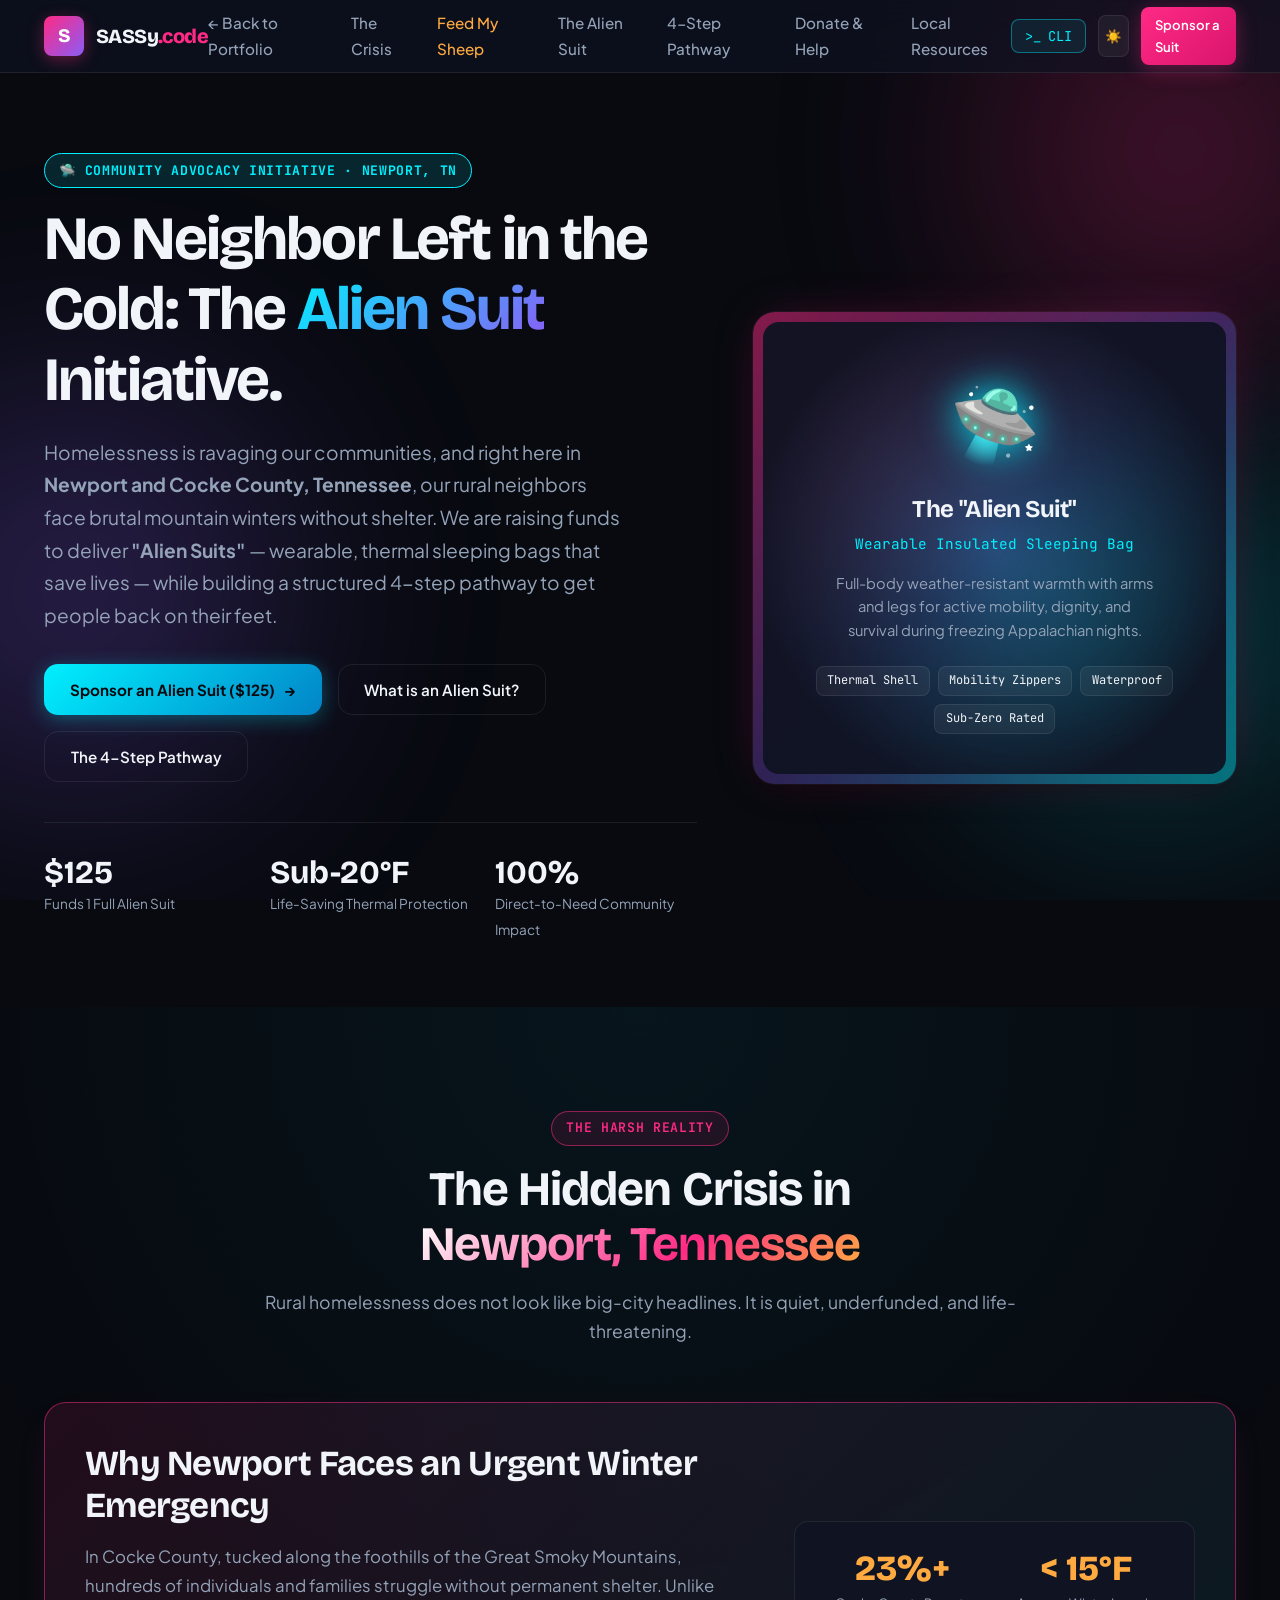
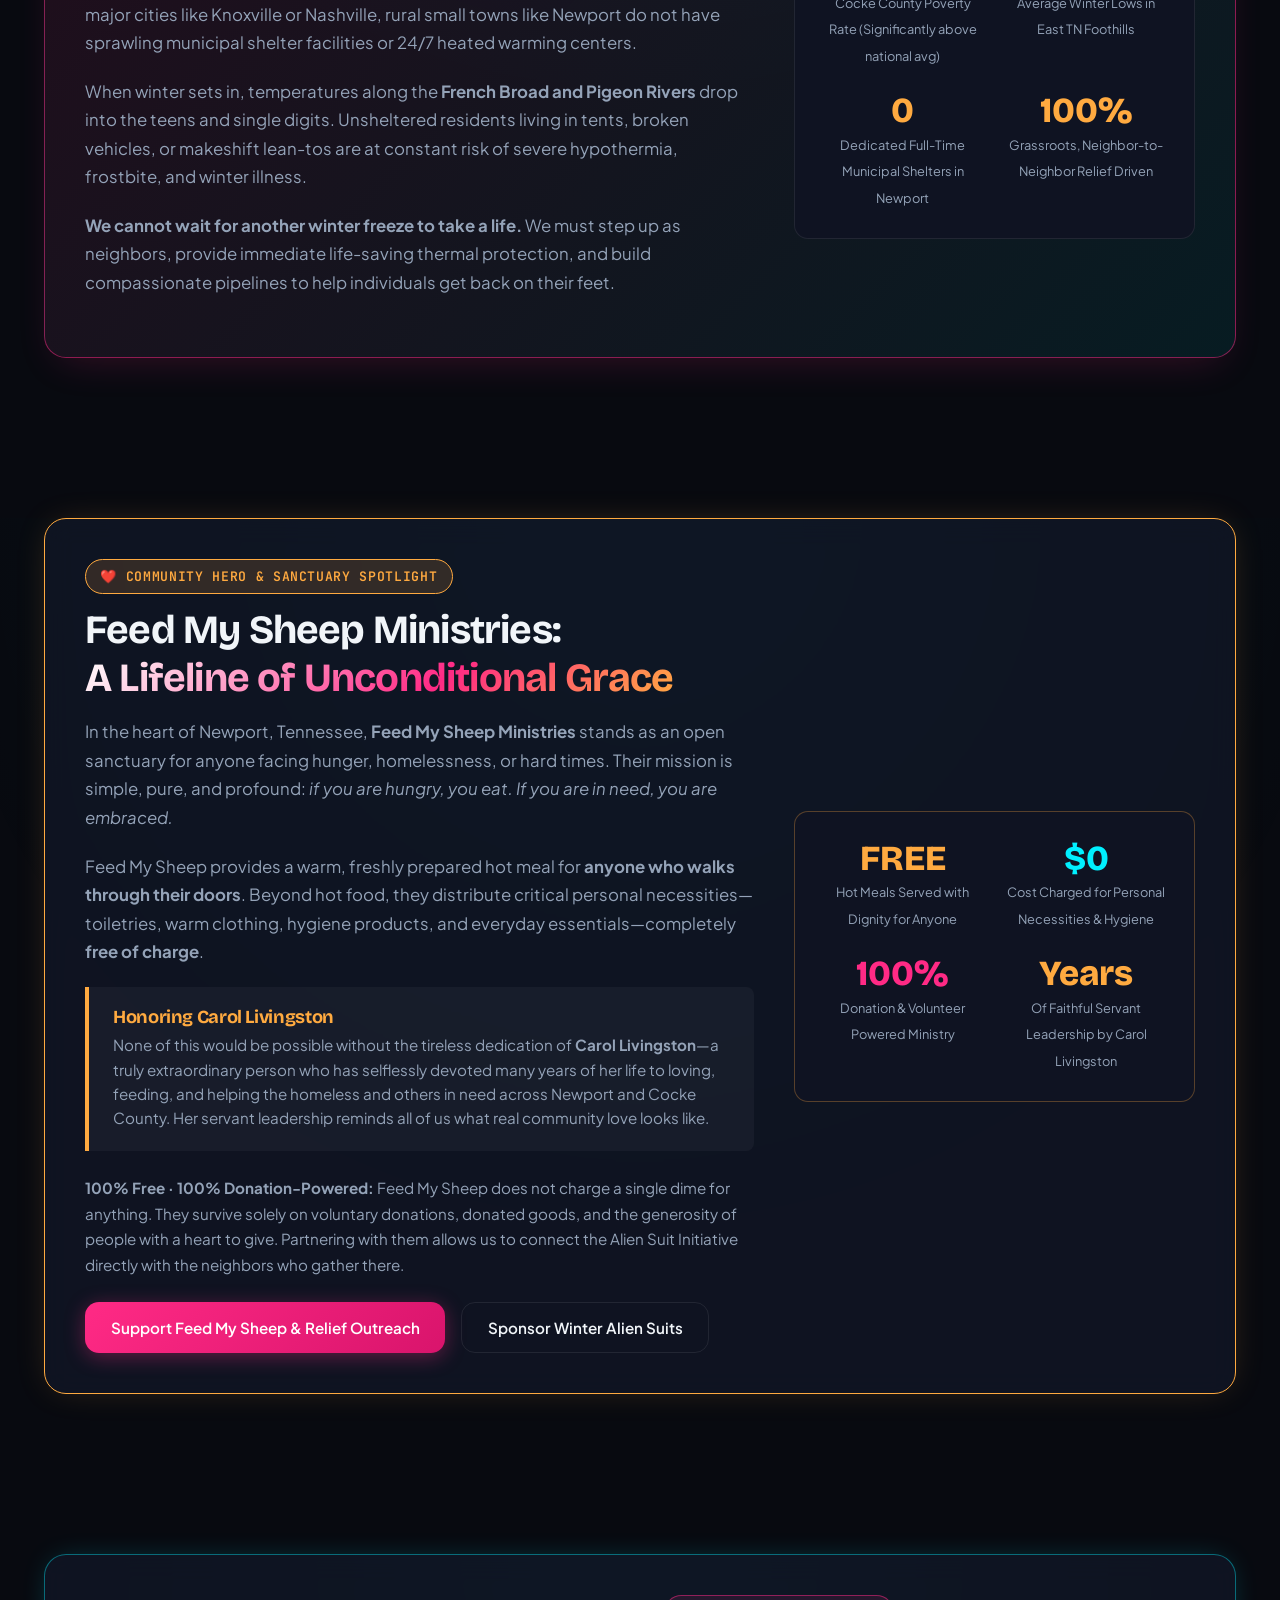
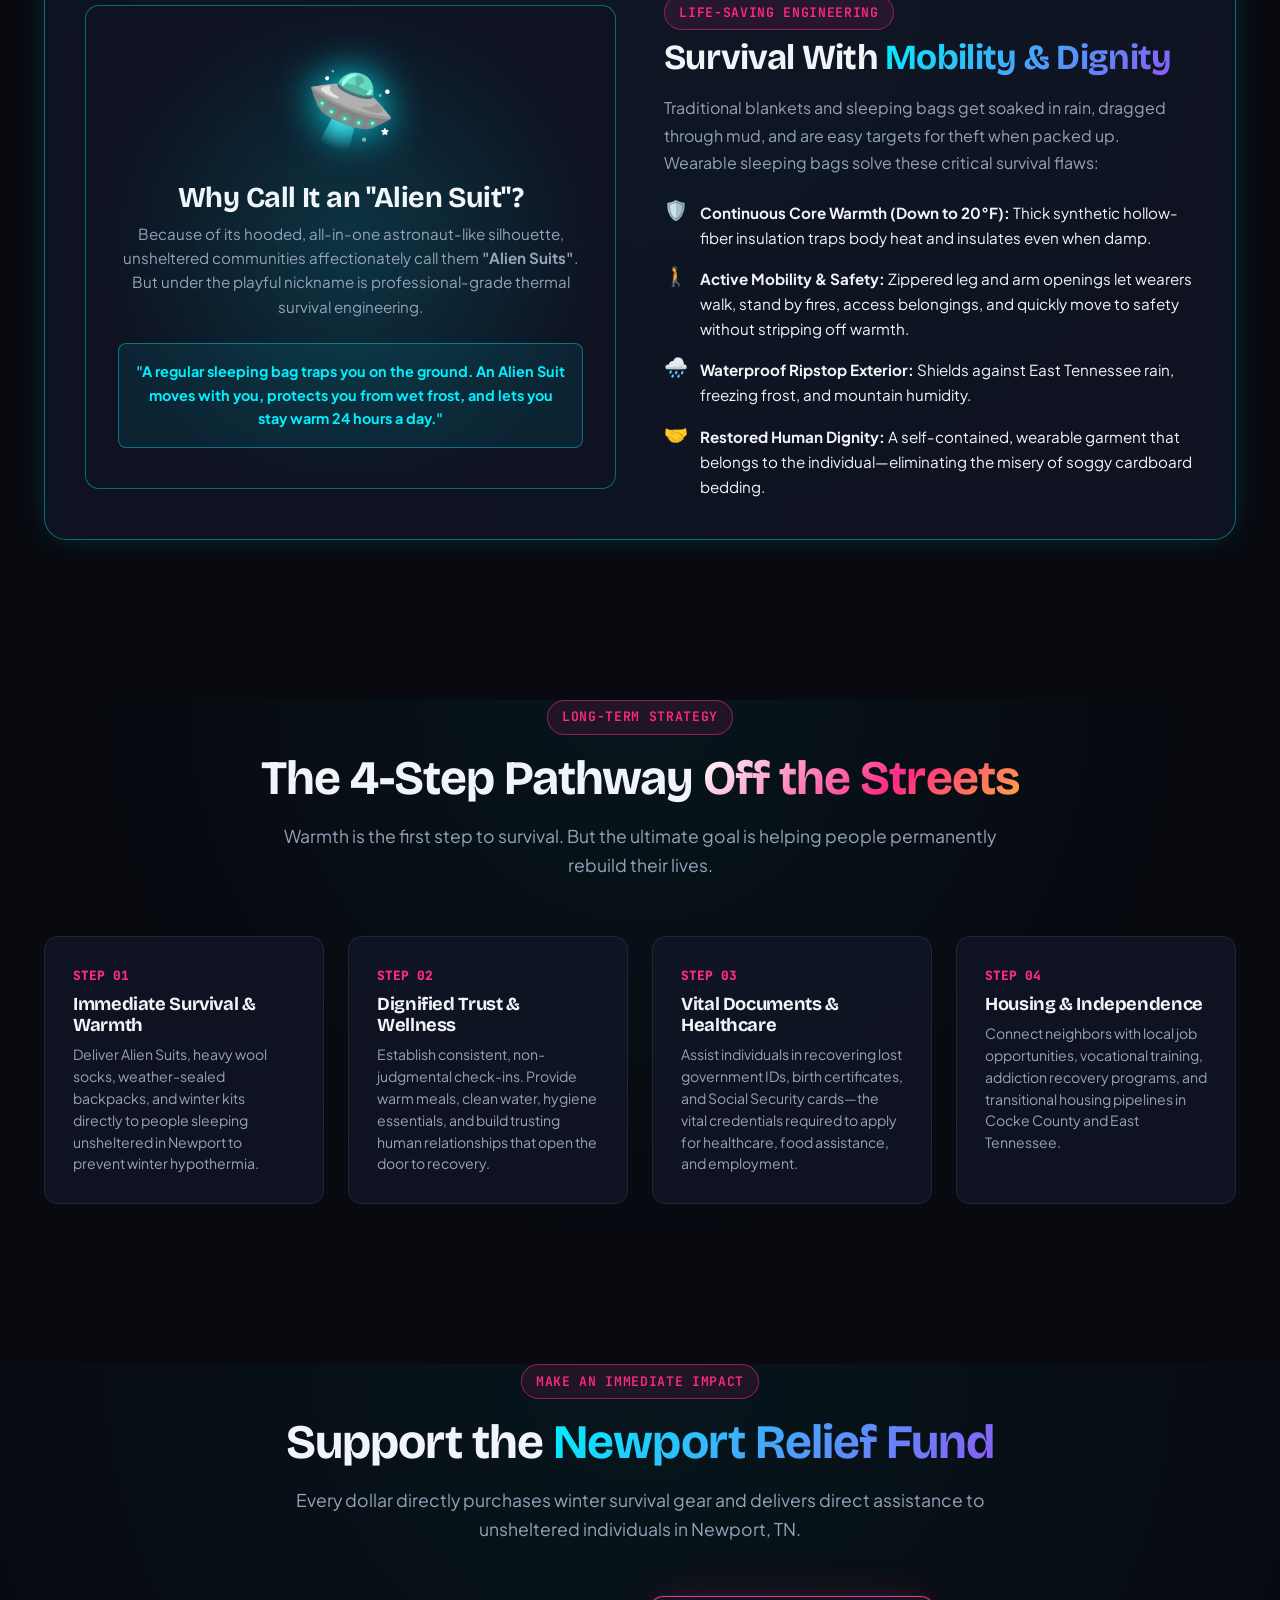
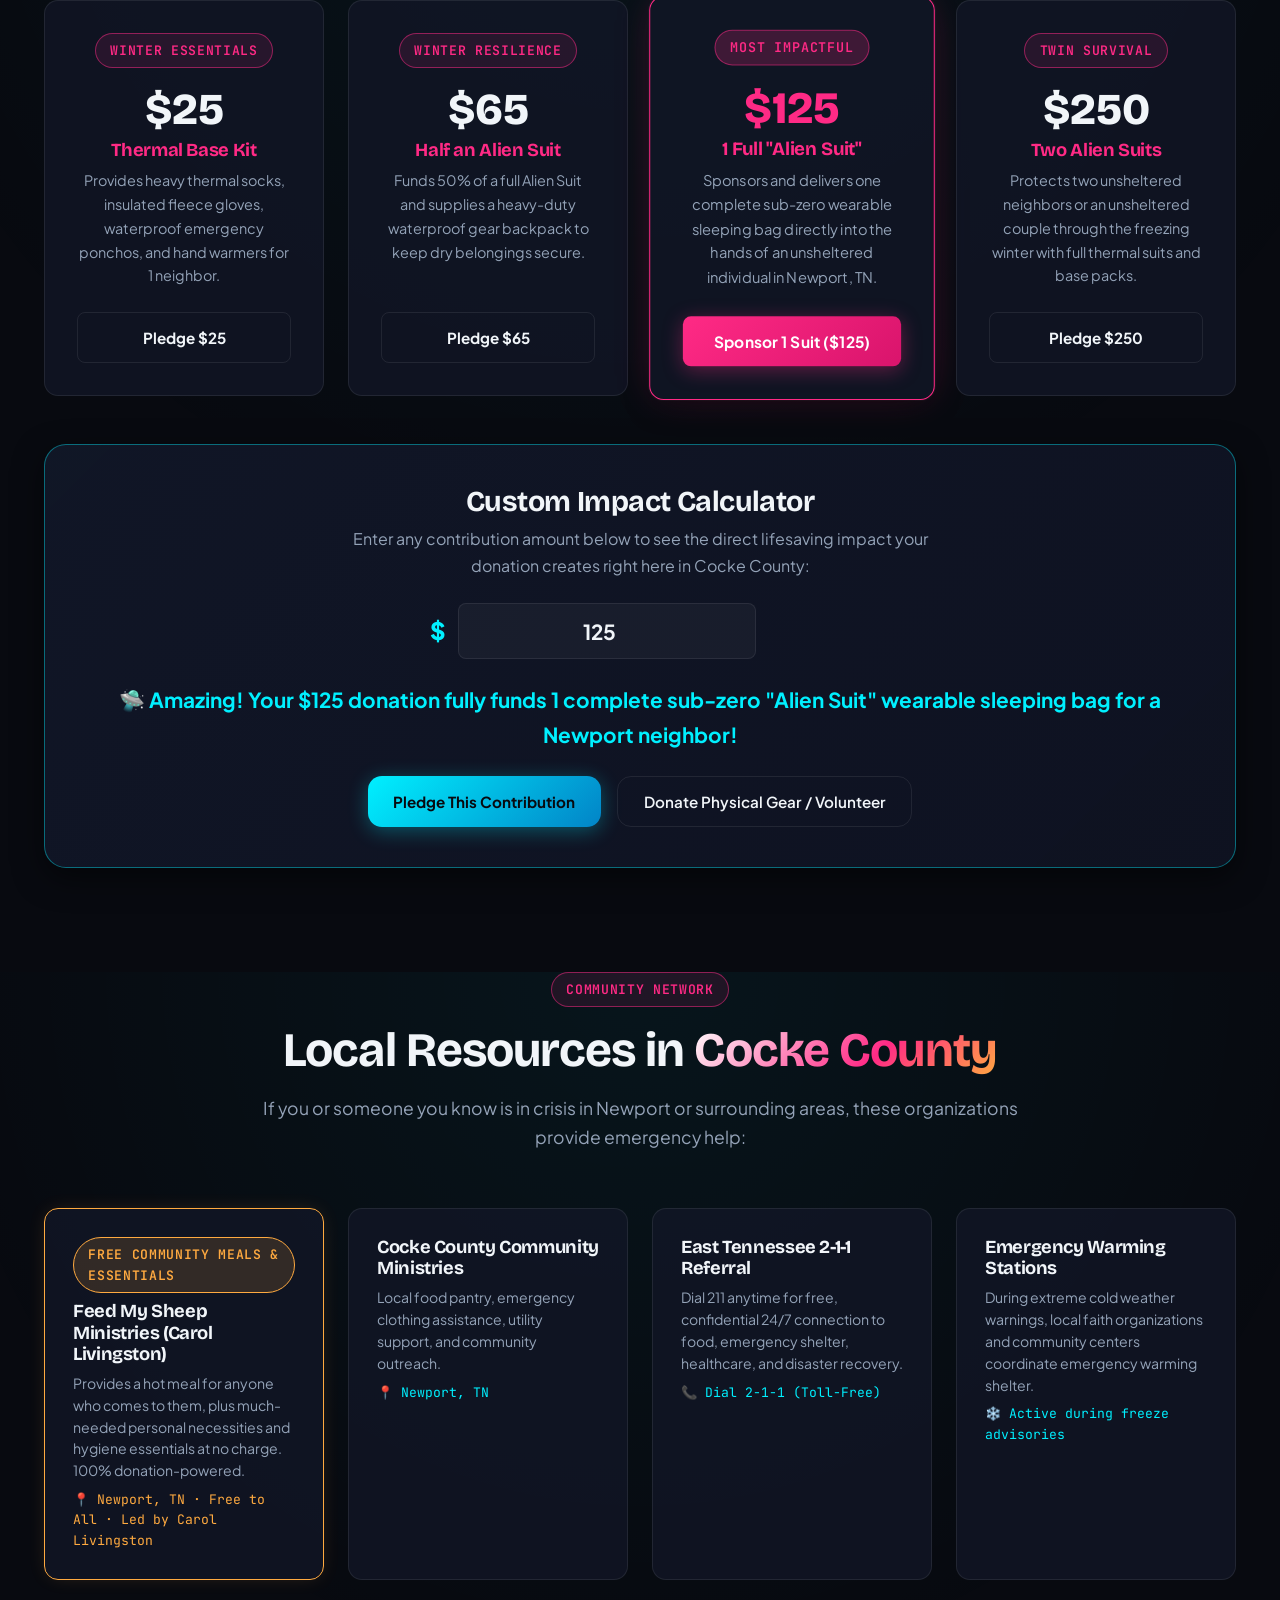
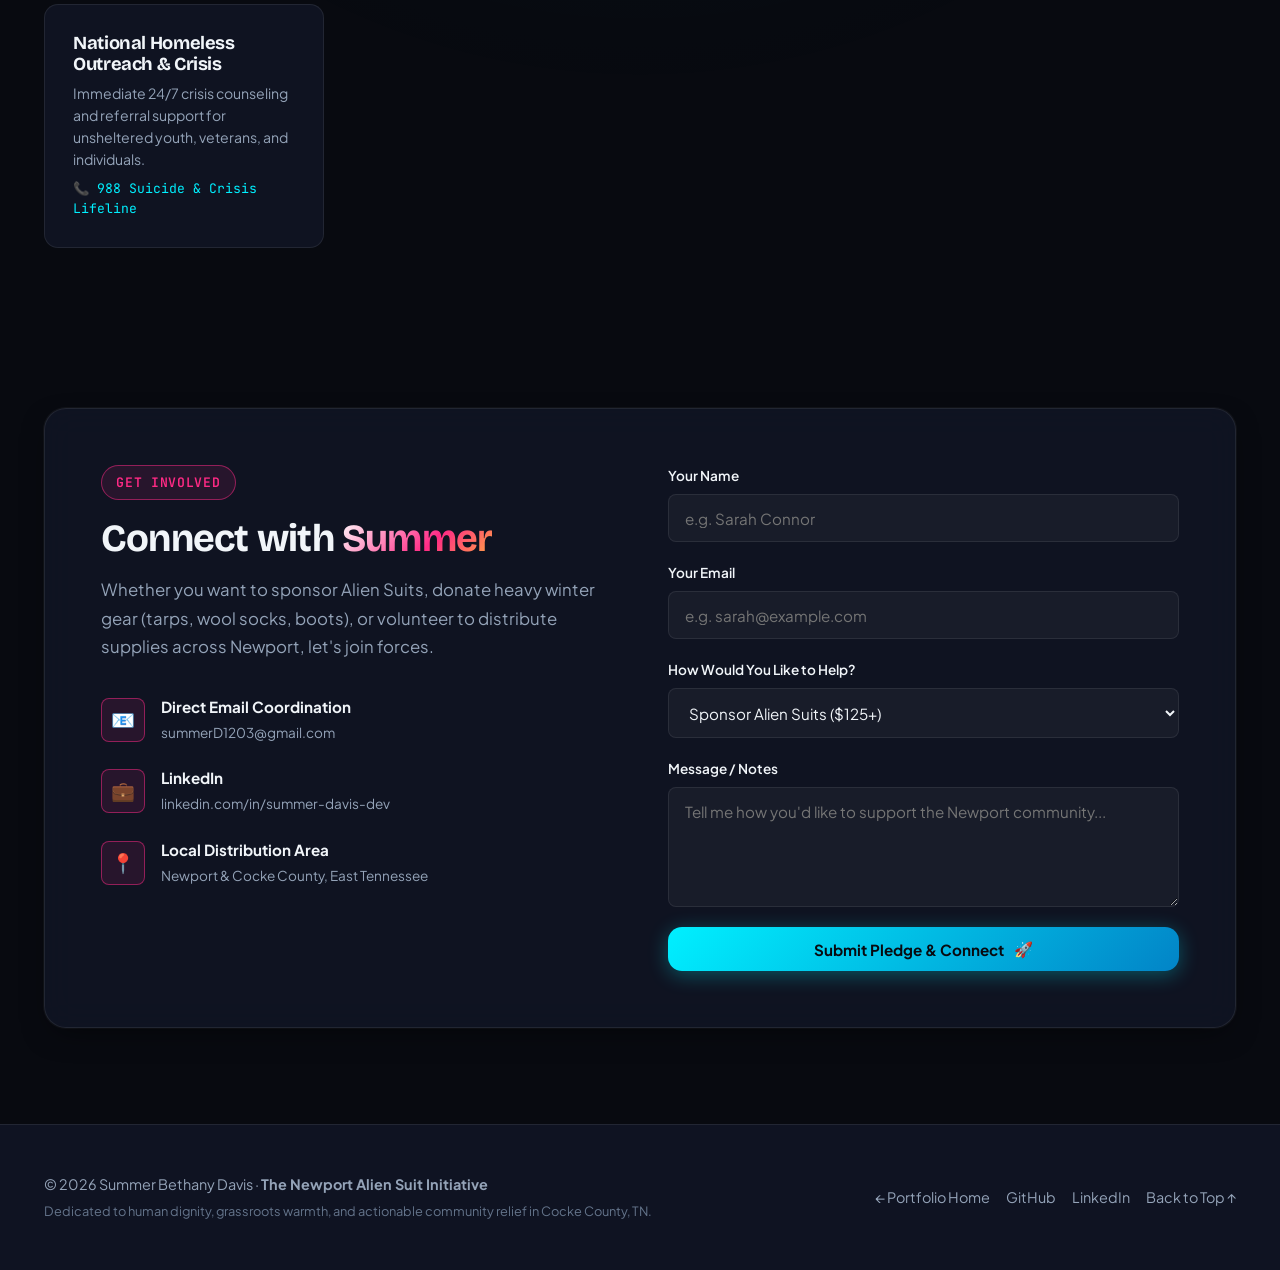
<file: community-relief.html>
<!DOCTYPE html>
<html lang="en">
<head>
  <meta charset="UTF-8">
  <meta name="viewport" content="width=device-width, initial-scale=1.0">
  <title>The Newport Alien Suit Initiative | Community Relief &amp; Homelessness Advocacy — Summer Bethany Davis</title>
  <meta name="description" content="Community advocacy initiative by Summer Bethany Davis: Combating homelessness in Newport, TN and Cocke County with lifesaving 'Alien Suit' wearable sleeping bags and a structured 4-step pathway back off the street.">
  <meta name="author" content="Summer Bethany Davis">

  <!-- Open Graph & Social Sharing -->
  <meta property="og:title" content="The Newport Alien Suit Initiative — Lifesaving Warmth &amp; Homelessness Relief in East Tennessee">
  <meta property="og:description" content="Help us equip unsheltered neighbors in Newport, TN with wearable thermal sleeping bags ('Alien Suits') and rebuild pathways to housing and dignity.">
  <meta property="og:type" content="website">
  <meta property="og:image" content="assets/img/summer-headshot.png">

  <!-- Favicons -->
  <link rel="icon" type="image/x-icon" href="assets/favicons/favicon.ico">
  <link rel="icon" type="image/png" sizes="96x96" href="assets/favicons/favicon-96x96.png">
  <link rel="apple-touch-icon" sizes="180x180" href="assets/favicons/apple-touch-icon.png">
  <link rel="manifest" href="assets/favicons/site.webmanifest">

  <!-- Google Fonts -->
  <link rel="preconnect" href="https://fonts.googleapis.com">
  <link rel="preconnect" href="https://fonts.gstatic.com" crossorigin>
  <link href="https://fonts.googleapis.com/css2?family=Bricolage+Grotesque:opsz,wght@12..96,500;12..96,700;12..96,800&family=JetBrains+Mono:wght@400;500;700&family=Plus+Jakarta+Sans:wght@400;500;600;700;800&family=Space+Grotesk:wght@500;700&display=swap" rel="stylesheet">

  <!-- Stylesheet -->
  <link rel="stylesheet" href="css/style.css">
</head>
<body>

  <!-- Accessible Skip Link -->
  <a href="#main-content" class="skip-link">Skip directly to main content</a>

  <!-- Ambient Dynamic Glow Mesh Background -->
  <div class="ambient-mesh" aria-hidden="true">
    <div class="glow-orb orb-pink"></div>
    <div class="glow-orb orb-violet"></div>
    <div class="glow-orb orb-cyan"></div>
  </div>

  <!-- Primary Site Header -->
  <header class="site-header">
    <div class="container nav-wrap">
      <a href="index.html" class="brand" aria-label="SASSy code homepage">
        <div class="brand-badge" aria-hidden="true">S</div>
        <div class="brand-name">SASSy<span>.code</span></div>
      </a>

      <!-- Desktop Nav Links -->
      <nav aria-label="Primary Navigation">
        <ul class="nav-links">
          <li><a href="index.html">← Back to Portfolio</a></li>
          <li><a href="#newport-crisis" class="active">The Crisis</a></li>
          <li><a href="#feed-my-sheep" style="color: var(--warm-amber);">Feed My Sheep</a></li>
          <li><a href="#alien-suits">The Alien Suit</a></li>
          <li><a href="#pathway">4-Step Pathway</a></li>
          <li><a href="#donate">Donate &amp; Help</a></li>
          <li><a href="#resources">Local Resources</a></li>
        </ul>
      </nav>

      <!-- Nav Controls -->
      <div class="nav-controls">
        <button id="btn-terminal-trigger" class="btn-terminal-nav" title="Launch interactive SASSy CLI (Ctrl+K)" aria-label="Open Interactive SASSy CLI Terminal">
          <span>&gt;_</span> CLI
        </button>

        <button id="btn-theme-toggle" class="btn-icon" title="Toggle Theme" aria-label="Toggle Light/Dark Theme">
          <span id="theme-icon">☀️</span>
        </button>

        <a href="#donate" class="btn btn-primary btn-card">
          <span>Sponsor a Suit</span>
        </a>

        <button id="btn-mobile-menu" class="btn-icon menu-toggle" aria-label="Toggle Navigation Menu">
          ☰
        </button>
      </div>
    </div>
  </header>

  <!-- Main Content Area -->
  <main id="main-content">

    <!-- HERO SECTION -->
    <section class="hero-section" aria-labelledby="relief-hero-title">
      <div class="container hero-grid">
        <div class="hero-content">
          <div class="relief-badge">
            <span>🛸 Community Advocacy Initiative · Newport, TN</span>
          </div>

          <h1 id="relief-hero-title">
            No Neighbor Left in the Cold: The <span class="gradient-cyan">Alien Suit</span> Initiative.
          </h1>

          <p class="hero-subtitle">
            Homelessness is ravaging our communities, and right here in <strong>Newport and Cocke County, Tennessee</strong>, our rural neighbors face brutal mountain winters without shelter. We are raising funds to deliver <strong>"Alien Suits"</strong> — wearable, thermal sleeping bags that save lives — while building a structured 4-step pathway to get people back on their feet.
          </p>

          <div class="hero-cta-group">
            <a href="#donate" class="btn btn-cyan">
              <span>Sponsor an Alien Suit ($125)</span>
              <span aria-hidden="true">→</span>
            </a>
            <a href="#alien-suits" class="btn btn-outline">
              <span>What is an Alien Suit?</span>
            </a>
            <a href="#pathway" class="btn btn-outline">
              <span>The 4-Step Pathway</span>
            </a>
          </div>

          <div class="hero-metrics-strip">
            <div class="metric-item">
              <strong>$125</strong>
              <span>Funds 1 Full Alien Suit</span>
            </div>
            <div class="metric-item">
              <strong>Sub-20°F</strong>
              <span>Life-Saving Thermal Protection</span>
            </div>
            <div class="metric-item">
              <strong>100%</strong>
              <span>Direct-to-Need Community Impact</span>
            </div>
          </div>
        </div>

        <!-- Hero Visual / Alien Suit Mockup Card -->
        <div class="hero-visual">
          <div class="avatar-card-wrapper">
            <div class="avatar-card" style="padding: 2.5rem 1.5rem; text-align: center; background: radial-gradient(circle, rgba(0,240,255,0.15) 0%, rgba(15,19,34,0.95) 75%);">
              <div class="suit-graphic" aria-hidden="true">🛸</div>
              <h3 style="font-size: 1.5rem; margin-bottom: 0.5rem;">The "Alien Suit"</h3>
              <p style="color: var(--cyber-cyan); font-family: var(--font-code); font-size: 0.9rem; margin-bottom: 1rem;">Wearable Insulated Sleeping Bag</p>
              <p style="color: var(--text-muted); font-size: 0.92rem; line-height: 1.6; max-width: 320px; margin: 0 auto 1.5rem;">
                Full-body weather-resistant warmth with arms and legs for active mobility, dignity, and survival during freezing Appalachian nights.
              </p>
              <div style="display: flex; justify-content: center; gap: 0.5rem; flex-wrap: wrap;">
                <span class="tech-tag">Thermal Shell</span>
                <span class="tech-tag">Mobility Zippers</span>
                <span class="tech-tag">Waterproof</span>
                <span class="tech-tag">Sub-Zero Rated</span>
              </div>
            </div>
          </div>
        </div>
      </div>
    </section>

    <!-- THE LOCAL CRISIS: FOCUS ON NEWPORT & COCKE COUNTY, TN -->
    <section id="newport-crisis" class="relief-section" aria-labelledby="crisis-title">
      <div class="container">
        <div class="section-head">
          <span class="section-tag">The Harsh Reality</span>
          <h2 id="crisis-title">The Hidden Crisis in <span class="gradient-text">Newport, Tennessee</span></h2>
          <p>Rural homelessness does not look like big-city headlines. It is quiet, underfunded, and life-threatening.</p>
        </div>

        <div class="local-focus-banner">
          <div class="local-focus-grid">
            <div>
              <h3 class="local-headline">Why Newport Faces an Urgent Winter Emergency</h3>
              <p class="local-copy">
                In Cocke County, tucked along the foothills of the Great Smoky Mountains, hundreds of individuals and families struggle without permanent shelter. Unlike major cities like Knoxville or Nashville, rural small towns like Newport do not have sprawling municipal shelter facilities or 24/7 heated warming centers.
              </p>
              <p class="local-copy">
                When winter sets in, temperatures along the <strong>French Broad and Pigeon Rivers</strong> drop into the teens and single digits. Unsheltered residents living in tents, broken vehicles, or makeshift lean-tos are at constant risk of severe hypothermia, frostbite, and winter illness.
              </p>
              <p class="local-copy">
                <strong>We cannot wait for another winter freeze to take a life.</strong> We must step up as neighbors, provide immediate life-saving thermal protection, and build compassionate pipelines to help individuals get back on their feet.
              </p>
            </div>

            <div class="relief-stats-box">
              <div>
                <span class="relief-stat-number">23%+</span>
                <span class="relief-stat-label">Cocke County Poverty Rate (Significantly above national avg)</span>
              </div>
              <div>
                <span class="relief-stat-number">&lt; 15°F</span>
                <span class="relief-stat-label">Average Winter Lows in East TN Foothills</span>
              </div>
              <div>
                <span class="relief-stat-number">0</span>
                <span class="relief-stat-label">Dedicated Full-Time Municipal Shelters in Newport</span>
              </div>
              <div>
                <span class="relief-stat-number">100%</span>
                <span class="relief-stat-label">Grassroots, Neighbor-to-Neighbor Relief Driven</span>
              </div>
            </div>
          </div>
        </div>
      </div>
    </section>

    <!-- COMMUNITY HERO SPOTLIGHT: FEED MY SHEEP MINISTRIES & CAROL LIVINGSTON -->
    <section id="feed-my-sheep" class="relief-section" style="padding-top: 0;" aria-labelledby="feed-my-sheep-title">
      <div class="container">
        <div class="suit-concept-card" style="border-color: var(--warm-amber); box-shadow: 0 0 35px -10px rgba(255, 170, 64, 0.25);">
          <div class="local-focus-grid">
            <div>
              <span class="section-tag" style="background: rgba(255, 170, 64, 0.15); border-color: var(--warm-amber); color: var(--warm-amber); margin-bottom: 0.75rem;">
                ❤️ Community Hero &amp; Sanctuary Spotlight
              </span>
              <h2 id="feed-my-sheep-title" style="font-size: clamp(1.8rem, 3.2vw, 2.5rem); margin-bottom: 1rem; line-height: 1.2;">
                Feed My Sheep Ministries: <span class="gradient-text">A Lifeline of Unconditional Grace</span>
              </h2>
              <p class="local-copy">
                In the heart of Newport, Tennessee, <strong>Feed My Sheep Ministries</strong> stands as an open sanctuary for anyone facing hunger, homelessness, or hard times. Their mission is simple, pure, and profound: <em>if you are hungry, you eat. If you are in need, you are embraced.</em>
              </p>
              <p class="local-copy">
                Feed My Sheep provides a warm, freshly prepared hot meal for <strong>anyone who walks through their doors</strong>. Beyond hot food, they distribute critical personal necessities—toiletries, warm clothing, hygiene products, and everyday essentials—completely <strong>free of charge</strong>.
              </p>
              <div style="background: rgba(255, 255, 255, 0.04); border-left: 4px solid var(--warm-amber); padding: 1.25rem 1.5rem; border-radius: 0 var(--radius-sm) var(--radius-sm) 0; margin-bottom: 1.5rem;">
                <h4 style="color: var(--warm-amber); font-size: 1.15rem; margin-bottom: 0.35rem;">Honoring Carol Livingston</h4>
                <p style="color: var(--text-muted); font-size: 0.95rem; line-height: 1.6; margin: 0;">
                  None of this would be possible without the tireless dedication of <strong>Carol Livingston</strong>—a truly extraordinary person who has selflessly devoted many years of her life to loving, feeding, and helping the homeless and others in need across Newport and Cocke County. Her servant leadership reminds all of us what real community love looks like.
                </p>
              </div>
              <p class="local-copy" style="font-size: 0.95rem;">
                <strong>100% Free · 100% Donation-Powered:</strong> Feed My Sheep does not charge a single dime for anything. They survive solely on voluntary donations, donated goods, and the generosity of people with a heart to give. Partnering with them allows us to connect the Alien Suit Initiative directly with the neighbors who gather there.
              </p>
              <div style="display: flex; gap: 1rem; flex-wrap: wrap; margin-top: 1.5rem;">
                <a href="#contact-relief" class="btn btn-primary">
                  <span>Support Feed My Sheep &amp; Relief Outreach</span>
                </a>
                <a href="#donate" class="btn btn-outline">
                  <span>Sponsor Winter Alien Suits</span>
                </a>
              </div>
            </div>

            <div class="relief-stats-box" style="border-color: rgba(255, 170, 64, 0.3);">
              <div>
                <span class="relief-stat-number" style="color: var(--warm-amber);">FREE</span>
                <span class="relief-stat-label">Hot Meals Served with Dignity for Anyone</span>
              </div>
              <div>
                <span class="relief-stat-number" style="color: var(--cyber-cyan);">$0</span>
                <span class="relief-stat-label">Cost Charged for Personal Necessities &amp; Hygiene</span>
              </div>
              <div>
                <span class="relief-stat-number" style="color: var(--sassy-pink);">100%</span>
                <span class="relief-stat-label">Donation &amp; Volunteer Powered Ministry</span>
              </div>
              <div>
                <span class="relief-stat-number" style="color: var(--warm-amber);">Years</span>
                <span class="relief-stat-label">Of Faithful Servant Leadership by Carol Livingston</span>
              </div>
            </div>
          </div>
        </div>
      </div>
    </section>

    <!-- WHAT IS AN "ALIEN SUIT"? -->
    <section id="alien-suits" class="relief-section" style="padding-top: 0;" aria-labelledby="suit-title">
      <div class="container">
        <div class="suit-concept-card">
          <div class="suit-concept-grid">
            <div class="suit-diagram-visual">
              <div class="suit-graphic" aria-hidden="true">🛸</div>
              <h3 style="font-size: 1.8rem; margin-bottom: 0.5rem;">Why Call It an "Alien Suit"?</h3>
              <p style="color: var(--text-muted); font-size: 0.95rem; line-height: 1.6;">
                Because of its hooded, all-in-one astronaut-like silhouette, unsheltered communities affectionately call them <strong>"Alien Suits"</strong>. But under the playful nickname is professional-grade thermal survival engineering.
              </p>
              <div style="margin-top: 1.5rem; padding: 1rem; background: rgba(0,240,255,0.08); border-radius: var(--radius-sm); border: 1px solid var(--border-cyan);">
                <p style="color: var(--cyber-cyan); font-weight: 700; font-size: 0.9rem;">
                  "A regular sleeping bag traps you on the ground. An Alien Suit moves with you, protects you from wet frost, and lets you stay warm 24 hours a day."
                </p>
              </div>
            </div>

            <div>
              <span class="section-tag" style="margin-bottom: 0.5rem;">Life-Saving Engineering</span>
              <h2 id="suit-title" style="font-size: 2.2rem; margin-bottom: 1rem;">Survival With <span class="gradient-cyan">Mobility &amp; Dignity</span></h2>
              <p style="color: var(--text-muted); margin-bottom: 1.5rem; line-height: 1.7;">
                Traditional blankets and sleeping bags get soaked in rain, dragged through mud, and are easy targets for theft when packed up. Wearable sleeping bags solve these critical survival flaws:
              </p>

              <ul class="suit-feature-list">
                <li class="suit-feature-item">
                  <span class="suit-feature-icon" aria-hidden="true">🛡️</span>
                  <div>
                    <strong>Continuous Core Warmth (Down to 20°F):</strong> Thick synthetic hollow-fiber insulation traps body heat and insulates even when damp.
                  </div>
                </li>
                <li class="suit-feature-item">
                  <span class="suit-feature-icon" aria-hidden="true">🚶</span>
                  <div>
                    <strong>Active Mobility &amp; Safety:</strong> Zippered leg and arm openings let wearers walk, stand by fires, access belongings, and quickly move to safety without stripping off warmth.
                  </div>
                </li>
                <li class="suit-feature-item">
                  <span class="suit-feature-icon" aria-hidden="true">🌧️</span>
                  <div>
                    <strong>Waterproof Ripstop Exterior:</strong> Shields against East Tennessee rain, freezing frost, and mountain humidity.
                  </div>
                </li>
                <li class="suit-feature-item">
                  <span class="suit-feature-icon" aria-hidden="true">🤝</span>
                  <div>
                    <strong>Restored Human Dignity:</strong> A self-contained, wearable garment that belongs to the individual—eliminating the misery of soggy cardboard bedding.
                  </div>
                </li>
              </ul>
            </div>
          </div>
        </div>
      </div>
    </section>

    <!-- THE 4-STEP PATHWAY TO REBUILDING LIVES -->
    <section id="pathway" class="relief-section" style="padding-top: 0;" aria-labelledby="pathway-title">
      <div class="container">
        <div class="section-head">
          <span class="section-tag">Long-Term Strategy</span>
          <h2 id="pathway-title">The 4-Step Pathway <span class="gradient-text">Off the Streets</span></h2>
          <p>Warmth is the first step to survival. But the ultimate goal is helping people permanently rebuild their lives.</p>
        </div>

        <div class="pathway-grid">
          <article class="pathway-card">
            <span class="pathway-step-num">Step 01</span>
            <h4>Immediate Survival &amp; Warmth</h4>
            <p>Deliver Alien Suits, heavy wool socks, weather-sealed backpacks, and winter kits directly to people sleeping unsheltered in Newport to prevent winter hypothermia.</p>
          </article>

          <article class="pathway-card">
            <span class="pathway-step-num">Step 02</span>
            <h4>Dignified Trust &amp; Wellness</h4>
            <p>Establish consistent, non-judgmental check-ins. Provide warm meals, clean water, hygiene essentials, and build trusting human relationships that open the door to recovery.</p>
          </article>

          <article class="pathway-card">
            <span class="pathway-step-num">Step 03</span>
            <h4>Vital Documents &amp; Healthcare</h4>
            <p>Assist individuals in recovering lost government IDs, birth certificates, and Social Security cards—the vital credentials required to apply for healthcare, food assistance, and employment.</p>
          </article>

          <article class="pathway-card">
            <span class="pathway-step-num">Step 04</span>
            <h4>Housing &amp; Independence</h4>
            <p>Connect neighbors with local job opportunities, vocational training, addiction recovery programs, and transitional housing pipelines in Cocke County and East Tennessee.</p>
          </article>
        </div>
      </div>
    </section>

    <!-- DONATION SECTION & TRANSPARENT GIVING TIERS -->
    <section id="donate" class="relief-section" style="padding-top: 0;" aria-labelledby="donate-title">
      <div class="container">
        <div class="section-head">
          <span class="section-tag">Make an Immediate Impact</span>
          <h2 id="donate-title">Support the <span class="gradient-cyan">Newport Relief Fund</span></h2>
          <p>Every dollar directly purchases winter survival gear and delivers direct assistance to unsheltered individuals in Newport, TN.</p>
        </div>

        <!-- Donation Tiers Grid -->
        <div class="donation-grid">
          <!-- Tier 1 -->
          <article class="donation-tier-card">
            <span class="section-tag" style="margin: 0 auto 0.5rem;">Winter Essentials</span>
            <div class="tier-amount">$25</div>
            <h3 class="tier-title">Thermal Base Kit</h3>
            <p class="tier-desc">Provides heavy thermal socks, insulated fleece gloves, waterproof emergency ponchos, and hand warmers for 1 neighbor.</p>
            <a href="mailto:summerD1203@gmail.com?subject=Donation%20Pledge:%20$25%20Thermal%20Base%20Kit&body=Hi%20Summer,%20I%20would%20like%20to%20donate%20$25%20to%20support%20the%20Newport%20Thermal%20Base%20Kit%20fund!" class="btn btn-outline btn-donate">
              <span>Pledge $25</span>
            </a>
          </article>

          <!-- Tier 2: Half Suit -->
          <article class="donation-tier-card">
            <span class="section-tag" style="margin: 0 auto 0.5rem;">Winter Resilience</span>
            <div class="tier-amount">$65</div>
            <h3 class="tier-title">Half an Alien Suit</h3>
            <p class="tier-desc">Funds 50% of a full Alien Suit and supplies a heavy-duty waterproof gear backpack to keep dry belongings secure.</p>
            <a href="mailto:summerD1203@gmail.com?subject=Donation%20Pledge:%20$65%20Half%20Alien%20Suit&body=Hi%20Summer,%20I%20would%20like%20to%20donate%20$65%20to%20sponsor%20half%20an%20Alien%20Suit%20for%20a%20Newport%20neighbor!" class="btn btn-outline btn-donate">
              <span>Pledge $65</span>
            </a>
          </article>

          <!-- Tier 3: Full Alien Suit (Featured) -->
          <article class="donation-tier-card featured-tier">
            <span class="section-tag" style="margin: 0 auto 0.5rem; background: rgba(255,42,133,0.2);">Most Impactful</span>
            <div class="tier-amount" style="color: var(--sassy-pink);">$125</div>
            <h3 class="tier-title">1 Full "Alien Suit"</h3>
            <p class="tier-desc">Sponsors and delivers one complete sub-zero wearable sleeping bag directly into the hands of an unsheltered individual in Newport, TN.</p>
            <a href="mailto:summerD1203@gmail.com?subject=Donation%20Pledge:%20$125%20Full%20Alien%20Suit%20Sponsorship&body=Hi%20Summer,%20I%20would%20like%20to%20sponsor%20a%20full%20Alien%20Suit%20($125)%20for%20an%20unsheltered%20neighbor%20in%20Newport,%20TN!" class="btn btn-primary btn-donate">
              <span>Sponsor 1 Suit ($125)</span>
            </a>
          </article>

          <!-- Tier 4: Camp / Duo Pack -->
          <article class="donation-tier-card">
            <span class="section-tag" style="margin: 0 auto 0.5rem;">Twin Survival</span>
            <div class="tier-amount">$250</div>
            <h3 class="tier-title">Two Alien Suits</h3>
            <p class="tier-desc">Protects two unsheltered neighbors or an unsheltered couple through the freezing winter with full thermal suits and base packs.</p>
            <a href="mailto:summerD1203@gmail.com?subject=Donation%20Pledge:%20$250%20Two%20Alien%20Suits&body=Hi%20Summer,%20I%20would%20like%20to%20sponsor%20two%20full%20Alien%20Suits%20($250)%20for%20unsheltered%20neighbors%20in%20Newport,%20TN!" class="btn btn-outline btn-donate">
              <span>Pledge $250</span>
            </a>
          </article>
        </div>

        <!-- Interactive Calculator & Custom Donation Flow -->
        <div class="donation-calc-box">
          <h3 style="font-size: 1.8rem; margin-bottom: 0.5rem;">Custom Impact Calculator</h3>
          <p style="color: var(--text-muted); max-width: 580px; margin: 0 auto 1.5rem;">
            Enter any contribution amount below to see the direct lifesaving impact your donation creates right here in Cocke County:
          </p>

          <div style="max-width: 420px; margin: 0 auto; display: flex; gap: 0.75rem; align-items: center;">
            <span style="font-size: 1.5rem; font-weight: 800; color: var(--cyber-cyan);">$</span>
            <input type="number" id="calc-amount-input" class="form-control" value="125" min="10" step="5" style="font-size: 1.3rem; font-weight: 700; text-align: center;" aria-label="Donation amount in dollars">
          </div>

          <div id="calc-impact-output" class="calc-impact-display">
            ✨ Your $125 donation provides 1 full Alien Suit to keep an unsheltered neighbor warm this winter!
          </div>

          <div style="display: flex; justify-content: center; gap: 1rem; flex-wrap: wrap;">
            <a id="btn-custom-pledge" href="mailto:summerD1203@gmail.com?subject=Custom%20Donation%20Pledge%20for%20Alien%20Suits&body=Hi%20Summer,%20I%20pledge%20$125%20to%20help%20fund%20Alien%20Suits%20in%20Newport,%20TN." class="btn btn-cyan">
              <span>Pledge This Contribution</span>
            </a>
            <a href="#contact-relief" class="btn btn-outline">
              <span>Donate Physical Gear / Volunteer</span>
            </a>
          </div>
        </div>
      </div>
    </section>

    <!-- LOCAL COMMUNITY RESOURCES (NEWPORT / COCKE COUNTY) -->
    <section id="resources" class="relief-section" style="padding-top: 0;" aria-labelledby="resources-title">
      <div class="container">
        <div class="section-head">
          <span class="section-tag">Community Network</span>
          <h2 id="resources-title">Local Resources in <span class="gradient-text">Cocke County</span></h2>
          <p>If you or someone you know is in crisis in Newport or surrounding areas, these organizations provide emergency help:</p>
        </div>

        <div class="pathway-grid">
          <article class="pathway-card" style="border-color: var(--warm-amber); box-shadow: 0 0 20px -5px rgba(255, 170, 64, 0.2);">
            <span class="section-tag" style="background: rgba(255, 170, 64, 0.15); border-color: var(--warm-amber); color: var(--warm-amber); margin-bottom: 0.5rem;">Free Community Meals &amp; Essentials</span>
            <h4>Feed My Sheep Ministries (Carol Livingston)</h4>
            <p>Provides a hot meal for anyone who comes to them, plus much-needed personal necessities and hygiene essentials at no charge. 100% donation-powered.</p>
            <p style="margin-top: 0.5rem; font-family: var(--font-code); font-size: 0.82rem; color: var(--warm-amber);">📍 Newport, TN · Free to All · Led by Carol Livingston</p>
          </article>

          <article class="pathway-card">
            <h4>Cocke County Community Ministries</h4>
            <p>Local food pantry, emergency clothing assistance, utility support, and community outreach.</p>
            <p style="margin-top: 0.5rem; font-family: var(--font-code); font-size: 0.82rem; color: var(--cyber-cyan);">📍 Newport, TN</p>
          </article>

          <article class="pathway-card">
            <h4>East Tennessee 2-1-1 Referral</h4>
            <p>Dial 211 anytime for free, confidential 24/7 connection to food, emergency shelter, healthcare, and disaster recovery.</p>
            <p style="margin-top: 0.5rem; font-family: var(--font-code); font-size: 0.82rem; color: var(--cyber-cyan);">📞 Dial 2-1-1 (Toll-Free)</p>
          </article>

          <article class="pathway-card">
            <h4>Emergency Warming Stations</h4>
            <p>During extreme cold weather warnings, local faith organizations and community centers coordinate emergency warming shelter.</p>
            <p style="margin-top: 0.5rem; font-family: var(--font-code); font-size: 0.82rem; color: var(--cyber-cyan);">❄️ Active during freeze advisories</p>
          </article>

          <article class="pathway-card">
            <h4>National Homeless Outreach &amp; Crisis</h4>
            <p>Immediate 24/7 crisis counseling and referral support for unsheltered youth, veterans, and individuals.</p>
            <p style="margin-top: 0.5rem; font-family: var(--font-code); font-size: 0.82rem; color: var(--cyber-cyan);">📞 988 Suicide &amp; Crisis Lifeline</p>
          </article>
        </div>
      </div>
    </section>

    <!-- DIRECT CONTACT & VOLUNTEER SECTION -->
    <section id="contact-relief" class="contact-section" style="padding-top: 0;" aria-labelledby="contact-relief-title">
      <div class="container">
        <div class="contact-card">
          <div class="contact-info">
            <span class="section-tag">Get Involved</span>
            <h2 id="contact-relief-title">Connect with <span class="gradient-text">Summer</span></h2>
            <p>
              Whether you want to sponsor Alien Suits, donate heavy winter gear (tarps, wool socks, boots), or volunteer to distribute supplies across Newport, let's join forces.
            </p>

            <div class="contact-methods">
              <a href="mailto:summerD1203@gmail.com?subject=Newport%20Alien%20Suit%20Initiative" class="contact-method-item">
                <div class="method-icon" aria-hidden="true">📧</div>
                <div class="method-details">
                  <strong>Direct Email Coordination</strong>
                  <span>summerD1203@gmail.com</span>
                </div>
              </a>

              <a href="https://www.linkedin.com/in/summer-davis-dev" target="_blank" rel="noopener" class="contact-method-item">
                <div class="method-icon" aria-hidden="true">💼</div>
                <div class="method-details">
                  <strong>LinkedIn</strong>
                  <span>linkedin.com/in/summer-davis-dev</span>
                </div>
              </a>

              <div class="contact-method-item">
                <div class="method-icon" aria-hidden="true">📍</div>
                <div class="method-details">
                  <strong>Local Distribution Area</strong>
                  <span>Newport &amp; Cocke County, East Tennessee</span>
                </div>
              </div>
            </div>
          </div>

          <div>
            <form id="relief-contact-form" class="contact-form" aria-label="Volunteer or donate to the Newport Relief Initiative">
              <div class="form-group">
                <label for="relief-name">Your Name</label>
                <input type="text" id="relief-name" class="form-control" placeholder="e.g. Sarah Connor" required>
              </div>

              <div class="form-group">
                <label for="relief-email">Your Email</label>
                <input type="email" id="relief-email" class="form-control" placeholder="e.g. sarah@example.com" required>
              </div>

              <div class="form-group">
                <label for="relief-type">How Would You Like to Help?</label>
                <select id="relief-type" class="form-control" required>
                  <option value="Sponsor Alien Suits ($125+)">Sponsor Alien Suits ($125+)</option>
                  <option value="Donate Physical Gear (Socks, boots, tarps)">Donate Physical Gear (Socks, boots, tarps)</option>
                  <option value="Volunteer for Outreach Distribution">Volunteer for Outreach Distribution</option>
                  <option value="Community Partner / Local Business Sponsor">Community Partner / Local Business Sponsor</option>
                </select>
              </div>

              <div class="form-group">
                <label for="relief-message">Message / Notes</label>
                <textarea id="relief-message" class="form-control" placeholder="Tell me how you'd like to support the Newport community..." required></textarea>
              </div>

              <button type="submit" class="btn btn-cyan" style="width: 100%;">
                <span>Submit Pledge &amp; Connect</span>
                <span aria-hidden="true">🚀</span>
              </button>

              <div id="relief-form-feedback" class="form-feedback" role="status"></div>
            </form>
          </div>
        </div>
      </div>
    </section>

  </main>

  <!-- SITE FOOTER -->
  <footer class="site-footer">
    <div class="container footer-wrap">
      <div class="footer-copy">
        <p>&copy; 2026 Summer Bethany Davis · <strong>The Newport Alien Suit Initiative</strong></p>
        <p style="font-size: 0.8rem; color: var(--text-dim); margin-top: 0.25rem;">Dedicated to human dignity, grassroots warmth, and actionable community relief in Cocke County, TN.</p>
      </div>

      <div class="footer-socials">
        <a href="index.html" class="social-link">← Portfolio Home</a>
        <a href="https://github.com/summsum1203" target="_blank" rel="noopener" class="social-link">GitHub</a>
        <a href="https://www.linkedin.com/in/summer-davis-dev" target="_blank" rel="noopener" class="social-link">LinkedIn</a>
        <a href="#main-content" class="social-link">Back to Top ↑</a>
      </div>
    </div>
  </footer>

  <!-- INTERACTIVE SASSY TERMINAL MODAL (EASTER EGG) -->
  <div id="terminal-overlay" class="terminal-overlay" role="dialog" aria-modal="true" aria-label="Interactive SASSy CLI Console">
    <div class="terminal-window">
      <div class="terminal-header">
        <div class="terminal-dots">
          <span class="terminal-dot dot-red"></span>
          <span class="terminal-dot dot-yellow"></span>
          <span class="terminal-dot dot-green"></span>
        </div>
        <div class="terminal-title">summer@sassycode: ~ (interactive cli)</div>
        <button id="terminal-close" class="terminal-close" aria-label="Close Terminal">&times;</button>
      </div>
      <div class="terminal-body">
        <div id="terminal-output" class="terminal-output">
          <p class="highlight">✨ Welcome to the SASSy.code Interactive CLI! ✨</p>
          <p>Explore Summer's background, education, and community advocacy initiatives.</p>
          <p>Type <strong class="prompt-line">aliensuit</strong> to learn about the Newport homeless relief effort, or <strong class="prompt-line">help</strong> for all commands.</p>
        </div>
        <div class="terminal-input-row">
          <span class="terminal-prompt">visitor@sassycode:~$</span>
          <input type="text" id="terminal-input" class="terminal-input" autocomplete="off" spellcheck="false" aria-label="Terminal command input">
        </div>
      </div>
    </div>
  </div>

  <!-- Scripts -->
  <script src="js/main.js"></script>
  <script src="js/terminal.js"></script>
</body>
</html>
</file>
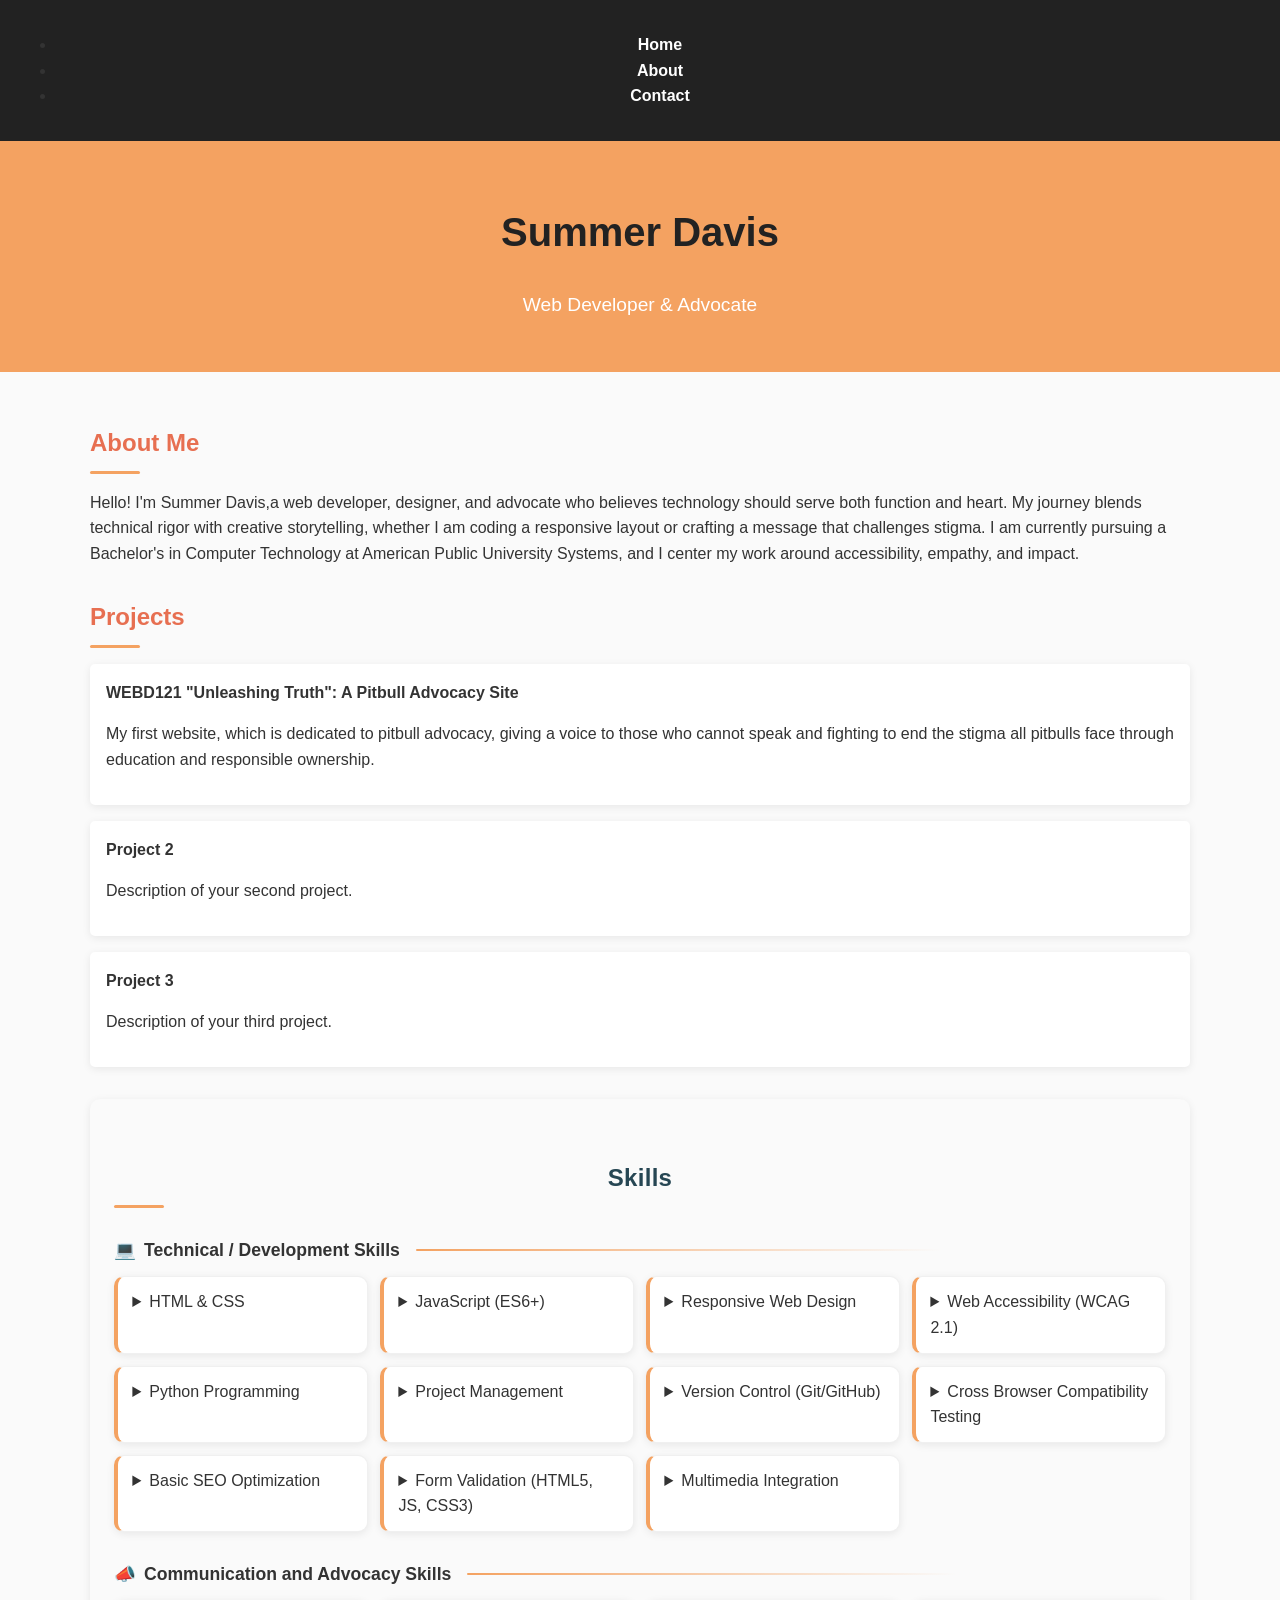
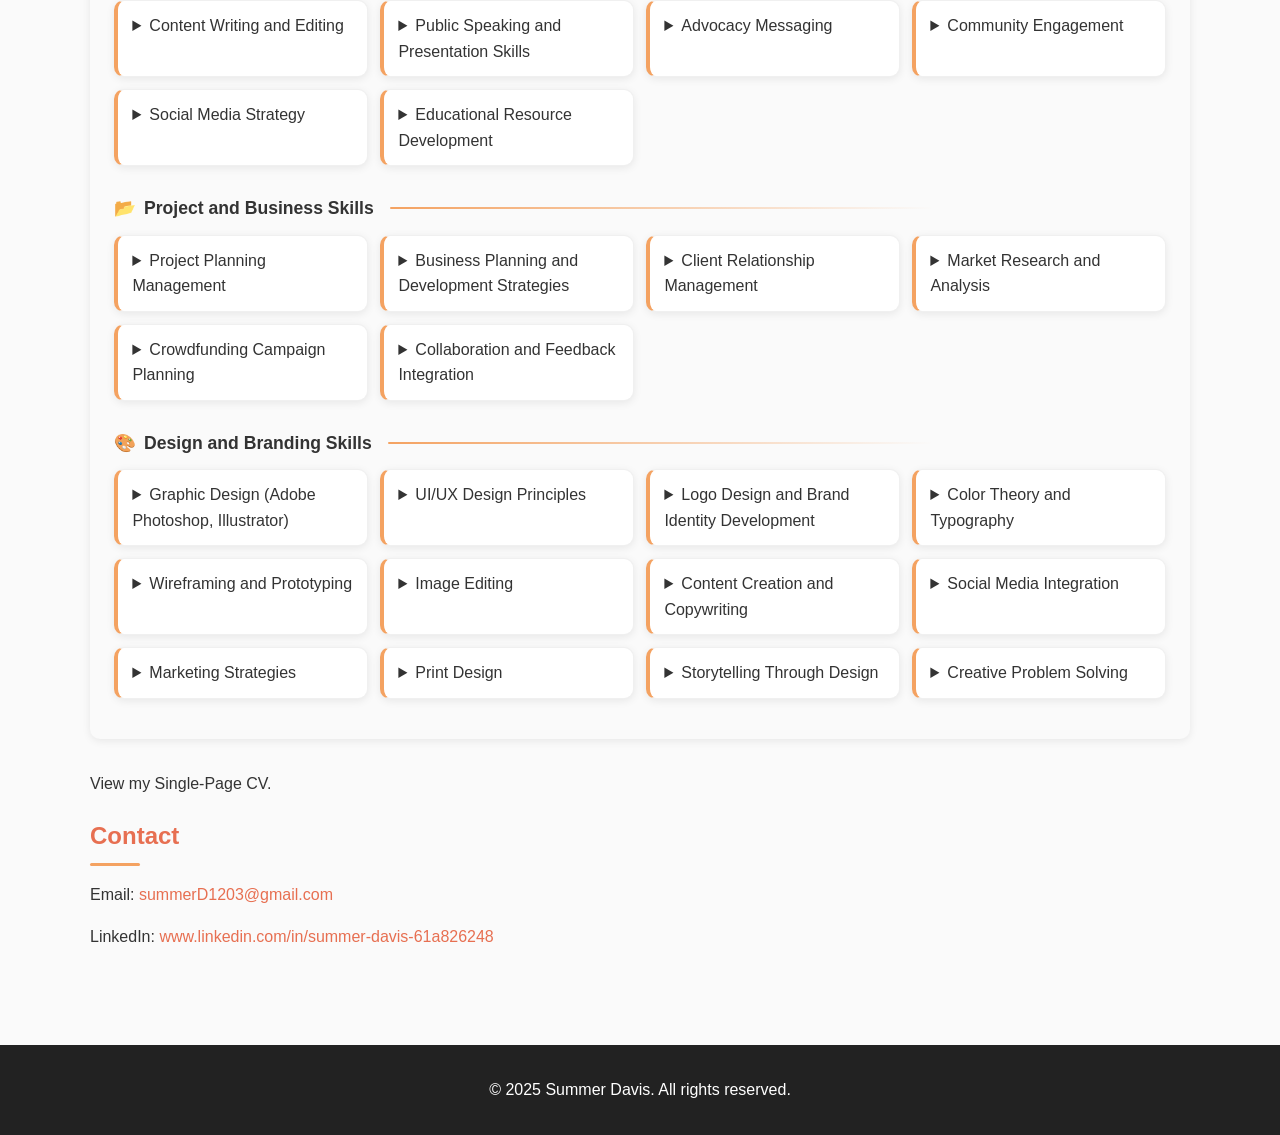
<file: Portfolio.html>
<!DOCTYPE html>
<html lang="en">
<head>
    <meta charset="UTF-8">
    <meta name="description" content="Portfolio for Summer Davis showcasing her accomplishements at American Public University Systems and web development projects and other works.">
    <meta name="keywords" content="portfolio, web developer, Summer Davis, HTML, CSS, JavaScript, responsive design, accessibility, projects, advocacy, pitbull advocacy, pet adoption, creative projects, programming, front-end development, web design">
    <meta name="author" content="Summer Davis">
    <meta name="viewport" content="width=device-width, initial-scale=1.0">
    <title>Summer Davis Portfolio</title>
    <link rel="stylesheet" type="text/css" href="PortfolioStyleSheet.css">
    <script>
        function welcomeMessage() {
            alert("Welcome to My Portfolio!");
        }
    </script>
</head>

<body onload="welcomeMessage()">

    <nav>
        <ul>
         <li><a href="Portfolio.html">Home</a></li>
        <li><a href="about">About</a></li>
        <li><a href="">Contact</a></li>
        </ul>
    </nav>

    <header>
        <h1>Summer Davis</h1>
        <p>Web Developer &amp; Advocate</p>
    </header>

    <main>
        <section id="about">
            <h2>About Me</h2>
            <p>Hello! I'm Summer Davis,a web developer, designer, and advocate who believes technology should serve both function and heart. My journey blends technical rigor with creative storytelling, whether I am coding a responsive layout or crafting
                a message that challenges stigma. I am currently pursuing a Bachelor's in Computer Technology at American Public University Systems, and I center my work around accessibility, empathy, and impact.</p>
        </section>

        <section id="projects">
            <h2>Projects</h2>
            <ul>
                <li>
                    <strong>WEBD121 "Unleashing Truth": A Pitbull Advocacy Site</strong>
                    <p>My first website, which is dedicated to pitbull advocacy, giving a voice to those who cannot speak and fighting to end the stigma all pitbulls face through education and responsible ownership.</p>
                </li>
                <li>
                    <strong>Project 2</strong>
                    <p>Description of your second project.</p>
                </li>
                <li>
                    <strong>Project 3</strong>
                    <p>Description of your third project.</p>
                </li>
            </ul>
        </section>

        <section id="skills">
            <h2>Skills</h2>

            <h3>Technical / Development Skills</h3>
            <ul>
                <li>
                    <details>
                        <summary>HTML &amp; CSS</summary>
                        <p>Build semantic, accessible, and responsive layouts using HTML5 and CSS3, following WCAG 2.1 guidelines for inclusivity.</p>
                    </details>
                </li>
                <li>
                    <details>
                        <summary>JavaScript (ES6+)</summary>
                        <p>Create interactive, dynamic web features with modern JavaScript syntax, including DOM manipulation and event handling.</p>
                    </details>
                </li>
                <li>
                    <details>
                        <summary>Responsive Web Design</summary>
                        <p>Design mobile first layouts that adapt seamlessly to all screen sizes using CSS Grid, Flexbox, and media queries.</p>
                    </details>
                </li>
                <li>
                    <details>
                        <summary>Web Accessibility (WCAG 2.1)</summary>
                        <p>Implement ARIA roles, proper heading structure, and color contrast to ensure usability for all users.</p>
                    </details>
                </li>
                <li>
                    <details>
                        <summary>Python Programming</summary>
                        <p>Develop modular, reusable code for automation, data processing, and backend logic.</p>
                    </details>
                </li>
                <li>
                    <details>
                        <summary>Project Management</summary>
                        <p>Plan, track, and deliver projects using Agile methodologies and tools like Trello and Asana.</p>
                    </details>
                </li>
                <li>
                    <details>
                        <summary>Version Control (Git/GitHub)</summary>
                        <p>Manage code changes, collaborate with teams, and maintain clean histories.</p>
                    </details>
                </li>
                <li>
                    <details>
                        <summary>Cross Browser Compatibility Testing</summary>
                        <p>Ensure consistent performance and appearance across Chrome, Firefox, Safari, and Edge.</p>
                    </details>
                </li>
                <li>
                    <details>
                        <summary>Basic SEO Optimization</summary>
                        <p>Apply meta tags, semantic markup, and performance improvements to boost search visibility.</p>
                    </details>
                </li>
                <li>
                    <details>
                        <summary>Form Validation (HTML5, JS, CSS3)</summary>
                        <p>Create secure, userfriendly forms with realtime validation and error handling.</p>
                    </details>
                </li>
                <li>
                    <details>
                        <summary>Multimedia Integration</summary>
                        <p>Embed and optimize images, audio, and video for fast load times and accessibility.</p>
                    </details>
                </li>
            </ul>

            <h3>Communication and Advocacy Skills</h3>
            <ul>
                <li>
                    <details>
                        <summary>Content Writing and Editing</summary>
                        <p>Craft clear, engaging copy for websites, blogs, and advocacy campaigns.</p>
                    </details>
                </li>
                <li>
                    <details>
                        <summary>Public Speaking and Presentation Skills</summary>
                        <p>Deliver persuasive talks and presentations to educate and inspire audiences.</p>
                    </details>
                </li>
                <li>
                    <details>
                        <summary>Advocacy Messaging</summary>
                        <p>Develop impactful narratives to challenge pit bull stigma and promote responsible ownership.</p>
                    </details>
                </li>
                <li>
                    <details>
                        <summary>Community Engagement</summary>
                        <p>Build and maintain relationships with online and local communities to drive participation.</p>
                    </details>
                </li>
                <li>
                    <details>
                        <summary>Social Media Strategy</summary>
                        <p>Plan and execute campaigns across Instagram, Facebook, and LinkedIn to grow reach and engagement.</p>
                    </details>
                </li>
                <li>
                    <details>
                        <summary>Educational Resource Development</summary>
                        <p>Create guides, infographics, and lesson plans to support learning and awareness.</p>
                    </details>
                </li>
            </ul>

            <h3>Project and Business Skills</h3>
            <ul>
                <li>
                    <details>
                        <summary>Project Planning <i class="fa fa-adn" aria-hidden="true"></i> Management</summary>
                        <p>Define scope, set milestones, and coordinate tasks for on time delivery.</p>
                    </details>
                </li>
                <li>
                    <details>
                        <summary>Business Planning and Development Strategies</summary>
                        <p>Identify opportunities, set goals, and create actionable growth plans.</p>
                    </details>
                </li>
                <li>
                    <details>
                        <summary>Client Relationship Management</summary>
                        <p>Communicate effectively with clients to understand needs and deliver solutions.</p>
                    </details>
                </li>
                <li>
                    <details>
                        <summary>Market Research and Analysis</summary>
                        <p>Gather and interpret data to inform design, marketing, and advocacy strategies.</p>
                    </details>
                </li>
                <li>
                    <details>
                        <summary>Crowdfunding Campaign Planning</summary>
                        <p>Design and manage fundraising campaigns with compelling storytelling and visuals.</p>
                    </details>
                </li>
                <li>
                    <details>
                        <summary>Collaboration and Feedback Integration</summary>
                        <p>Work with teams and stakeholders to refine projects based on constructive input.</p>
                    </details>
                </li>
            </ul>

            <h3>Design and Branding Skills</h3>
            <ul>
                <li>
                    <details>
                        <summary>Graphic Design (Adobe Photoshop, Illustrator)</summary>
                        <p>Create professional visuals, logos, and marketing materials.</p>
                    </details>
                </li>
                <li>
                    <details>
                        <summary>UI/UX Design Principles</summary>
                        <p>Design intuitive, user centered interfaces that enhance usability and satisfaction.</p>
                    </details>
                </li>
                <li>
                    <details>
                        <summary>Logo Design and Brand Identity Development</summary>
                        <p>Build cohesive brand systems that reflect mission and values.</p>
                    </details>
                </li>
                <li>
                    <details>
                        <summary>Color Theory and Typography</summary>
                        <p>Apply design psychology to create visually appealing and effective layouts.</p>
                    </details>
                </li>
                <li>
                    <details>
                        <summary>Wireframing and Prototyping</summary>
                        <p>Plan and test designs before development to ensure functionality and flow.</p>
                    </details>
                </li>
                <li>
                    <details>
                        <summary>Image Editing</summary>
                        <p>Optimize and enhance images for web and print.</p>
                    </details>
                </li>
                <li>
                    <details>
                        <summary>Content Creation and Copywriting</summary>
                        <p>Produce original, brand aligned content for multiple platforms.</p>
                    </details>
                </li>
                <li>
                    <details>
                        <summary>Social Media Integration</summary>
                        <p>Seamlessly connect websites with social channels for cross‑platform engagement.</p>
                    </details>
                </li>
                <li>
                    <details>
                        <summary>Marketing Strategies</summary>
                        <p>Develop targeted campaigns to reach and convert audiences.</p>
                    </details>
                </li>
                <li>
                    <details>
                        <summary>Print Design</summary>
                        <p>Design brochures, business cards, and other physical marketing materials.</p>
                    </details>
                </li>
                <li>
                    <details>
                        <summary>Storytelling Through Design</summary>
                        <p>Use visuals to communicate complex ideas and evoke emotion.</p>
                    </details>
                </li>
                <li>
                    <details>
                        <summary>Creative Problem Solving</summary>
                        <p>Find innovative solutions to design and technical challenges.</p>
                    </details>
                </li>
            </ul>
        </section>

        <p>View my <a href="https://summsum1203.github.io/single_page_cv/">Single-Page CV</a>.</p>

        <section id="contact">
            <h2>Contact</h2>
            <p>Email: <a href="mailto:summerD1203@gmail.com">summerD1203@gmail.com</a></p>
            <p>LinkedIn: <a href="https://www.linkedin.com/in/www.linkedin.com/in/summer-davis-61a826248" target="_blank">www.linkedin.com/in/summer-davis-61a826248</a></p>
        </section>
    </main>

    <footer>
        <p>&copy; 2025 Summer Davis. All rights reserved.</p>
    </footer>
</body>


</html>
</file>
<file: css/style.css>
/* ==========================================================================
   SASSY.CODE PORTFOLIO - SUMMER BETHANY DAVIS
   Award-Winning, Accessible, High-Performance Design System
   ========================================================================== */

/* --- ROOT DESIGN TOKENS --- */
:root {
  /* Brand Accents */
  --sassy-pink: #ff2a85;
  --sassy-pink-glow: rgba(255, 42, 133, 0.35);
  --sassy-violet: #8b5cf6;
  --sassy-violet-glow: rgba(139, 92, 246, 0.35);
  --cyber-cyan: #00f0ff;
  --cyber-cyan-glow: rgba(0, 240, 255, 0.3);
  --warm-amber: #ffaa40;

  /* Theme Defaults (Dark / Neon Noir) */
  --bg-body: #080a10;
  --bg-surface: #0f1322;
  --bg-card: rgba(18, 24, 41, 0.72);
  --bg-card-hover: rgba(25, 33, 56, 0.9);
  --bg-glass: rgba(15, 19, 34, 0.65);
  --text-main: #f1f5f9;
  --text-muted: #94a3b8;
  --text-dim: #64748b;
  --border-subtle: rgba(255, 255, 255, 0.08);
  --border-active: rgba(255, 42, 133, 0.5);
  --border-cyan: rgba(0, 240, 255, 0.4);
  --shadow-card: 0 10px 30px -10px rgba(0, 0, 0, 0.6), 0 0 1px 1px rgba(255, 255, 255, 0.05);
  --shadow-glow: 0 0 40px -10px var(--sassy-pink-glow);

  /* Typography */
  --font-display: 'Bricolage Grotesque', 'Syne', system-ui, -apple-system, sans-serif;
  --font-body: 'Plus Jakarta Sans', system-ui, -apple-system, sans-serif;
  --font-code: 'JetBrains Mono', 'Fira Code', monospace;

  /* Transitions & Radii */
  --radius-sm: 8px;
  --radius-md: 14px;
  --radius-lg: 22px;
  --radius-full: 9999px;
  --transition-fast: 0.2s cubic-bezier(0.16, 1, 0.3, 1);
  --transition-smooth: 0.35s cubic-bezier(0.16, 1, 0.3, 1);
}

/* Light Mode / Luxe Daylight */
[data-theme="light"] {
  --bg-body: #f8fafc;
  --bg-surface: #ffffff;
  --bg-card: rgba(255, 255, 255, 0.85);
  --bg-card-hover: rgba(255, 255, 255, 0.98);
  --bg-glass: rgba(255, 255, 255, 0.75);
  --text-main: #0f172a;
  --text-muted: #475569;
  --text-dim: #94a3b8;
  --border-subtle: rgba(15, 23, 42, 0.08);
  --border-active: rgba(255, 42, 133, 0.6);
  --border-cyan: rgba(2, 132, 199, 0.4);
  --shadow-card: 0 10px 30px -10px rgba(0, 0, 0, 0.07), 0 0 1px 1px rgba(15, 23, 42, 0.05);
  --shadow-glow: 0 0 30px -8px rgba(255, 42, 133, 0.2);
}

/* --- RESET & ACCESSIBILITY --- */
*, *::before, *::after {
  box-sizing: border-box;
  margin: 0;
  padding: 0;
}

html {
  scroll-behavior: smooth;
  font-size: 16px;
  -webkit-text-size-adjust: 100%;
}

body {
  background-color: var(--bg-body);
  color: var(--text-main);
  font-family: var(--font-body);
  line-height: 1.65;
  overflow-x: hidden;
  position: relative;
  transition: background-color var(--transition-smooth), color var(--transition-smooth);
}

/* Focus Visible for Accessibility (WCAG 2.1 AA) */
:focus-visible {
  outline: 3px solid var(--sassy-pink);
  outline-offset: 4px;
  border-radius: var(--radius-sm);
}

/* Skip to Content Link */
.skip-link {
  position: absolute;
  top: -60px;
  left: 20px;
  background: var(--sassy-pink);
  color: #fff;
  padding: 10px 18px;
  font-weight: 700;
  z-index: 10000;
  border-radius: var(--radius-sm);
  transition: top var(--transition-fast);
  text-decoration: none;
}
.skip-link:focus {
  top: 15px;
}

/* Ambient Animated Glow Mesh Background */
.ambient-mesh {
  position: fixed;
  inset: 0;
  pointer-events: none;
  z-index: -1;
  overflow: hidden;
}

.glow-orb {
  position: absolute;
  border-radius: 50%;
  filter: blur(120px);
  opacity: 0.45;
  will-change: transform;
  animation: floatOrb 22s ease-in-out infinite alternate;
}

.orb-pink {
  width: 500px;
  height: 500px;
  background: radial-gradient(circle, var(--sassy-pink) 0%, rgba(255,42,133,0) 70%);
  top: -100px;
  right: -150px;
}

.orb-violet {
  width: 550px;
  height: 550px;
  background: radial-gradient(circle, var(--sassy-violet) 0%, rgba(139,92,246,0) 70%);
  top: 35%;
  left: -200px;
  animation-duration: 28s;
  animation-delay: -5s;
}

.orb-cyan {
  width: 450px;
  height: 450px;
  background: radial-gradient(circle, var(--cyber-cyan) 0%, rgba(0,240,255,0) 70%);
  bottom: 5%;
  right: -100px;
  animation-duration: 25s;
  animation-delay: -10s;
}

@keyframes floatOrb {
  0% { transform: translate(0, 0) scale(1); }
  50% { transform: translate(40px, 60px) scale(1.1); }
  100% { transform: translate(-30px, 30px) scale(0.95); }
}

/* --- CONTAINER & TYPOGRAPHY --- */
.container {
  width: 100%;
  max-width: 1240px;
  margin: 0 auto;
  padding: 0 1.5rem;
}

h1, h2, h3, h4, .brand-text {
  font-family: var(--font-display);
  font-weight: 700;
  line-height: 1.15;
  letter-spacing: -0.02em;
}

.gradient-text {
  background: linear-gradient(135deg, #ffffff 0%, var(--sassy-pink) 60%, var(--warm-amber) 100%);
  -webkit-background-clip: text;
  -webkit-text-fill-color: transparent;
  display: inline-block;
}

[data-theme="light"] .gradient-text {
  background: linear-gradient(135deg, #0f172a 0%, var(--sassy-pink) 65%, #c026d3 100%);
  -webkit-background-clip: text;
  -webkit-text-fill-color: transparent;
}

.gradient-cyan {
  background: linear-gradient(135deg, var(--cyber-cyan) 0%, var(--sassy-violet) 100%);
  -webkit-background-clip: text;
  -webkit-text-fill-color: transparent;
}

/* Section Header Structure */
.section-head {
  text-align: center;
  max-width: 760px;
  margin: 0 auto 3.5rem;
}

.section-tag {
  display: inline-flex;
  align-items: center;
  gap: 0.5rem;
  padding: 0.35rem 0.9rem;
  border-radius: var(--radius-full);
  background: rgba(255, 42, 133, 0.1);
  border: 1px solid var(--border-active);
  color: var(--sassy-pink);
  font-family: var(--font-code);
  font-size: 0.82rem;
  font-weight: 600;
  text-transform: uppercase;
  letter-spacing: 0.05em;
  margin-bottom: 1rem;
}

.section-head h2 {
  font-size: clamp(2rem, 4vw, 3rem);
  margin-bottom: 1rem;
}

.section-head p {
  color: var(--text-muted);
  font-size: 1.1rem;
}

/* --- HEADER & NAVIGATION --- */
.site-header {
  position: sticky;
  top: 0;
  z-index: 1000;
  backdrop-filter: blur(16px);
  -webkit-backdrop-filter: blur(16px);
  background: var(--bg-glass);
  border-bottom: 1px solid var(--border-subtle);
  transition: all var(--transition-fast);
}

.nav-wrap {
  display: flex;
  align-items: center;
  justify-content: space-between;
  height: 4.5rem;
}

.brand {
  display: flex;
  align-items: center;
  gap: 0.75rem;
  text-decoration: none;
  color: var(--text-main);
  font-weight: 800;
  font-size: 1.25rem;
}

.brand-badge {
  display: flex;
  align-items: center;
  justify-content: center;
  width: 2.5rem;
  height: 2.5rem;
  border-radius: var(--radius-sm);
  background: linear-gradient(135deg, var(--sassy-pink), var(--sassy-violet));
  color: #fff;
  font-family: var(--font-display);
  font-size: 1.2rem;
  box-shadow: 0 4px 15px var(--sassy-pink-glow);
}

.brand-name {
  font-family: var(--font-display);
  letter-spacing: -0.03em;
}

.brand-name span {
  color: var(--sassy-pink);
}

.nav-links {
  display: flex;
  align-items: center;
  list-style: none;
  gap: 1.75rem;
}

.nav-links a {
  text-decoration: none;
  color: var(--text-muted);
  font-weight: 500;
  font-size: 0.95rem;
  position: relative;
  transition: color var(--transition-fast);
}

.nav-links a:hover,
.nav-links a.active {
  color: var(--text-main);
}

.nav-links a::after {
  content: '';
  position: absolute;
  bottom: -4px;
  left: 0;
  width: 0%;
  height: 2px;
  background: var(--sassy-pink);
  transition: width var(--transition-fast);
  border-radius: 2px;
}

.nav-links a:hover::after,
.nav-links a.active::after {
  width: 100%;
}

.nav-controls {
  display: flex;
  align-items: center;
  gap: 0.75rem;
}

/* Control Buttons (Theme, Terminal, Mobile Menu) */
.btn-icon {
  background: rgba(255, 255, 255, 0.05);
  border: 1px solid var(--border-subtle);
  color: var(--text-main);
  width: 2.6rem;
  height: 2.6rem;
  border-radius: var(--radius-sm);
  display: flex;
  align-items: center;
  justify-content: center;
  cursor: pointer;
  transition: all var(--transition-fast);
}

.btn-icon:hover {
  background: rgba(255, 42, 133, 0.15);
  border-color: var(--border-active);
  transform: translateY(-2px);
}

.btn-terminal-nav {
  display: inline-flex;
  align-items: center;
  gap: 0.4rem;
  padding: 0.45rem 0.85rem;
  font-family: var(--font-code);
  font-size: 0.85rem;
  border-radius: var(--radius-sm);
  background: rgba(0, 240, 255, 0.08);
  border: 1px solid var(--border-cyan);
  color: var(--cyber-cyan);
  cursor: pointer;
  transition: all var(--transition-fast);
}

.btn-terminal-nav:hover {
  background: rgba(0, 240, 255, 0.2);
  transform: translateY(-2px);
  box-shadow: 0 0 15px var(--cyber-cyan-glow);
}

.menu-toggle {
  display: none;
}

/* Buttons */
.btn {
  display: inline-flex;
  align-items: center;
  justify-content: center;
  gap: 0.6rem;
  padding: 0.75rem 1.6rem;
  font-family: var(--font-body);
  font-weight: 600;
  font-size: 0.95rem;
  border-radius: var(--radius-md);
  text-decoration: none;
  cursor: pointer;
  border: none;
  transition: all var(--transition-smooth);
}

.btn-primary {
  background: linear-gradient(135deg, var(--sassy-pink) 0%, #d9146c 100%);
  color: #ffffff;
  box-shadow: 0 4px 20px var(--sassy-pink-glow);
}

.btn-primary:hover {
  transform: translateY(-2px);
  box-shadow: 0 8px 30px var(--sassy-pink-glow);
}

.btn-outline {
  background: transparent;
  color: var(--text-main);
  border: 1px solid var(--border-subtle);
}

.btn-outline:hover {
  border-color: var(--sassy-pink);
  color: var(--sassy-pink);
  background: rgba(255, 42, 133, 0.05);
  transform: translateY(-2px);
}

.btn-cyan {
  background: linear-gradient(135deg, var(--cyber-cyan), #0284c7);
  color: #080a10;
  font-weight: 700;
  box-shadow: 0 4px 20px var(--cyber-cyan-glow);
}

.btn-cyan:hover {
  transform: translateY(-2px);
  box-shadow: 0 8px 25px var(--cyber-cyan-glow);
}

/* --- HERO SECTION --- */
.hero-section {
  padding: 5rem 0 4rem;
  position: relative;
}

.hero-grid {
  display: grid;
  grid-template-columns: 1.15fr 0.85fr;
  gap: 3.5rem;
  align-items: center;
}

.hero-status-pill {
  display: inline-flex;
  align-items: center;
  gap: 0.6rem;
  padding: 0.4rem 1rem;
  border-radius: var(--radius-full);
  background: rgba(0, 240, 255, 0.08);
  border: 1px solid var(--border-cyan);
  font-size: 0.85rem;
  color: var(--cyber-cyan);
  margin-bottom: 1.5rem;
}

.status-dot {
  width: 8px;
  height: 8px;
  background-color: var(--cyber-cyan);
  border-radius: 50%;
  box-shadow: 0 0 10px var(--cyber-cyan);
  animation: pulseDot 2s infinite;
}

@keyframes pulseDot {
  0%, 100% { opacity: 1; transform: scale(1); }
  50% { opacity: 0.4; transform: scale(0.85); }
}

.hero-content h1 {
  font-size: clamp(2.4rem, 4.8vw, 4rem);
  margin-bottom: 1.25rem;
  letter-spacing: -0.03em;
}

.hero-subtitle {
  font-size: 1.2rem;
  color: var(--text-muted);
  line-height: 1.7;
  margin-bottom: 2rem;
  max-width: 580px;
}

.hero-cta-group {
  display: flex;
  flex-wrap: wrap;
  gap: 1rem;
  margin-bottom: 2.5rem;
}

.hero-metrics-strip {
  display: grid;
  grid-template-columns: repeat(3, 1fr);
  gap: 1.5rem;
  padding-top: 2rem;
  border-top: 1px solid var(--border-subtle);
}

.metric-item strong {
  display: block;
  font-family: var(--font-display);
  font-size: 2rem;
  color: var(--text-main);
  line-height: 1.1;
}

.metric-item span {
  font-size: 0.85rem;
  color: var(--text-muted);
}

/* Hero Visual / Avatar Card */
.hero-visual {
  position: relative;
}

.avatar-card-wrapper {
  position: relative;
  border-radius: var(--radius-lg);
  padding: 10px;
  background: linear-gradient(135deg, rgba(255,42,133,0.5), rgba(139,92,246,0.3), rgba(0,240,255,0.4));
  box-shadow: var(--shadow-card), 0 0 50px -15px var(--sassy-pink-glow);
}

.avatar-card {
  position: relative;
  background: var(--bg-surface);
  border-radius: calc(var(--radius-lg) - 6px);
  overflow: hidden;
}

.avatar-img {
  width: 100%;
  height: 480px;
  object-fit: cover;
  object-position: center top;
  display: block;
  filter: contrast(102%) brightness(98%);
  transition: transform var(--transition-smooth);
}

.avatar-card:hover .avatar-img {
  transform: scale(1.03);
}

.avatar-overlay-badge {
  position: absolute;
  bottom: 1.25rem;
  left: 1.25rem;
  right: 1.25rem;
  padding: 1rem 1.25rem;
  background: rgba(15, 19, 34, 0.85);
  backdrop-filter: blur(12px);
  border: 1px solid var(--border-subtle);
  border-radius: var(--radius-md);
  display: flex;
  justify-content: space-between;
  align-items: center;
}

.avatar-overlay-badge h3 {
  font-size: 1.1rem;
  margin-bottom: 0.15rem;
}

.avatar-overlay-badge p {
  font-size: 0.82rem;
  color: var(--text-muted);
}

.badge-tag {
  background: linear-gradient(135deg, var(--sassy-pink), var(--sassy-violet));
  color: #fff;
  font-size: 0.75rem;
  font-weight: 700;
  padding: 0.35rem 0.75rem;
  border-radius: var(--radius-full);
}

/* Floating Tech Pills */
.floating-pill {
  position: absolute;
  display: flex;
  align-items: center;
  gap: 0.5rem;
  padding: 0.5rem 0.9rem;
  background: rgba(18, 24, 41, 0.9);
  backdrop-filter: blur(10px);
  border: 1px solid var(--border-subtle);
  border-radius: var(--radius-full);
  font-size: 0.82rem;
  font-weight: 600;
  color: var(--text-main);
  box-shadow: 0 8px 24px rgba(0, 0, 0, 0.3);
  animation: floatPill 6s ease-in-out infinite alternate;
}

.pill-react {
  top: -15px;
  left: -20px;
  border-color: rgba(0, 240, 255, 0.4);
}

.pill-a11y {
  bottom: 80px;
  right: -25px;
  border-color: rgba(255, 42, 133, 0.4);
  animation-delay: -3s;
}

@keyframes floatPill {
  0% { transform: translateY(0); }
  100% { transform: translateY(-12px); }
}

/* --- THE SASSY PHILOSOPHY SECTION --- */
.sassy-strip {
  padding: 4rem 0;
  position: relative;
}

.sassy-grid {
  display: grid;
  grid-template-columns: repeat(auto-fit, minmax(220px, 1fr));
  gap: 1.5rem;
}

.sassy-card {
  background: var(--bg-card);
  backdrop-filter: blur(14px);
  border: 1px solid var(--border-subtle);
  border-radius: var(--radius-md);
  padding: 1.8rem;
  transition: all var(--transition-smooth);
  position: relative;
  overflow: hidden;
}

.sassy-card::before {
  content: '';
  position: absolute;
  top: 0;
  left: 0;
  width: 4px;
  height: 100%;
  background: var(--sassy-pink);
  opacity: 0;
  transition: opacity var(--transition-fast);
}

.sassy-card:hover {
  transform: translateY(-5px);
  border-color: var(--border-active);
  background: var(--bg-card-hover);
  box-shadow: var(--shadow-card), var(--shadow-glow);
}

.sassy-card:hover::before {
  opacity: 1;
}

.sassy-letter {
  display: inline-flex;
  align-items: center;
  justify-content: center;
  width: 2.75rem;
  height: 2.75rem;
  border-radius: var(--radius-sm);
  background: rgba(255, 42, 133, 0.12);
  color: var(--sassy-pink);
  font-family: var(--font-display);
  font-size: 1.5rem;
  font-weight: 800;
  margin-bottom: 1rem;
}

.sassy-card h3 {
  font-size: 1.2rem;
  margin-bottom: 0.5rem;
}

.sassy-card p {
  color: var(--text-muted);
  font-size: 0.9rem;
  line-height: 1.6;
}

/* --- EDUCATIONAL JOURNEY & NON-TRADITIONAL SUPERPOWER --- */
.journey-section {
  padding: 6rem 0;
}

.journey-story-box {
  background: linear-gradient(135deg, rgba(255,42,133,0.08) 0%, rgba(139,92,246,0.05) 100%);
  border: 1px solid var(--border-subtle);
  border-radius: var(--radius-lg);
  padding: 2.5rem;
  margin-bottom: 4rem;
  display: grid;
  grid-template-columns: 1.2fr 0.8fr;
  gap: 2.5rem;
  align-items: center;
}

.journey-story-text h3 {
  font-size: 1.6rem;
  margin-bottom: 1rem;
}

.journey-story-text p {
  color: var(--text-muted);
  margin-bottom: 1rem;
  font-size: 1rem;
}

.superpower-badges {
  display: flex;
  flex-direction: column;
  gap: 1rem;
}

.superpower-card {
  display: flex;
  align-items: flex-start;
  gap: 1rem;
  background: var(--bg-surface);
  border: 1px solid var(--border-subtle);
  border-radius: var(--radius-md);
  padding: 1.1rem;
}

.superpower-icon {
  font-size: 1.4rem;
  line-height: 1;
}

.superpower-card strong {
  display: block;
  font-size: 0.95rem;
  margin-bottom: 0.2rem;
}

.superpower-card span {
  font-size: 0.82rem;
  color: var(--text-muted);
}

/* Timeline Layout */
.timeline {
  position: relative;
  max-width: 980px;
  margin: 0 auto;
}

.timeline::before {
  content: '';
  position: absolute;
  top: 15px;
  bottom: 15px;
  left: 20px;
  width: 2px;
  background: linear-gradient(to bottom, var(--sassy-pink), var(--sassy-violet), var(--cyber-cyan));
}

@media (min-width: 768px) {
  .timeline::before {
    left: 50%;
    transform: translateX(-50%);
  }
}

.timeline-item {
  position: relative;
  margin-bottom: 3.5rem;
}

.timeline-node {
  position: absolute;
  top: 1.5rem;
  left: 10px;
  width: 22px;
  height: 22px;
  border-radius: 50%;
  background: var(--bg-body);
  border: 3px solid var(--sassy-pink);
  box-shadow: 0 0 15px var(--sassy-pink);
  z-index: 2;
}

@media (min-width: 768px) {
  .timeline-node {
    left: 50%;
    transform: translateX(-50%);
  }
}

.timeline-card {
  position: relative;
  background: var(--bg-card);
  backdrop-filter: blur(14px);
  border: 1px solid var(--border-subtle);
  border-radius: var(--radius-md);
  padding: 2rem;
  margin-left: 50px;
  transition: all var(--transition-smooth);
}

.timeline-card:hover {
  transform: translateY(-4px);
  border-color: var(--border-active);
  box-shadow: var(--shadow-card);
}

@media (min-width: 768px) {
  .timeline-item:nth-child(odd) .timeline-card {
    width: calc(50% - 40px);
    margin-left: 0;
  }
  .timeline-item:nth-child(even) .timeline-card {
    width: calc(50% - 40px);
    margin-left: auto;
  }
}

.timeline-meta {
  display: flex;
  justify-content: space-between;
  align-items: center;
  margin-bottom: 0.75rem;
}

.timeline-date {
  font-family: var(--font-code);
  font-size: 0.85rem;
  color: var(--cyber-cyan);
  font-weight: 600;
}

.gpa-tag {
  background: rgba(255, 170, 64, 0.15);
  border: 1px solid rgba(255, 170, 64, 0.4);
  color: var(--warm-amber);
  font-family: var(--font-code);
  font-size: 0.75rem;
  font-weight: 700;
  padding: 0.2rem 0.6rem;
  border-radius: var(--radius-full);
}

.timeline-card h4 {
  font-size: 1.25rem;
  margin-bottom: 0.25rem;
}

.timeline-card .institution {
  color: var(--sassy-pink);
  font-weight: 600;
  font-size: 0.95rem;
  margin-bottom: 0.75rem;
}

.timeline-card p {
  color: var(--text-muted);
  font-size: 0.92rem;
  margin-bottom: 1rem;
}

.course-chips {
  display: flex;
  flex-wrap: wrap;
  gap: 0.4rem;
}

.course-chips span {
  font-size: 0.75rem;
  padding: 0.25rem 0.6rem;
  background: rgba(255, 255, 255, 0.05);
  border-radius: var(--radius-full);
  color: var(--text-muted);
}

/* --- FEATURED PROJECTS & CASE STUDIES --- */
.projects-section {
  padding: 6rem 0;
}

.filter-bar {
  display: flex;
  justify-content: center;
  flex-wrap: wrap;
  gap: 0.6rem;
  margin-bottom: 3.5rem;
}

.filter-btn {
  background: rgba(255, 255, 255, 0.04);
  border: 1px solid var(--border-subtle);
  color: var(--text-muted);
  padding: 0.55rem 1.25rem;
  border-radius: var(--radius-full);
  font-size: 0.9rem;
  font-weight: 600;
  cursor: pointer;
  transition: all var(--transition-fast);
}

.filter-btn:hover,
.filter-btn.active {
  background: var(--sassy-pink);
  color: #fff;
  border-color: var(--sassy-pink);
  box-shadow: 0 4px 15px var(--sassy-pink-glow);
}

.projects-grid {
  display: grid;
  grid-template-columns: repeat(auto-fill, minmax(350px, 1fr));
  gap: 2rem;
}

.project-card {
  background: var(--bg-card);
  backdrop-filter: blur(14px);
  border: 1px solid var(--border-subtle);
  border-radius: var(--radius-md);
  overflow: hidden;
  display: flex;
  flex-direction: column;
  transition: all var(--transition-smooth);
  position: relative;
}

.project-card:hover {
  transform: translateY(-8px);
  border-color: var(--border-active);
  box-shadow: var(--shadow-card), var(--shadow-glow);
}

.project-thumbnail {
  position: relative;
  height: 220px;
  overflow: hidden;
  background: #111526;
}

.project-thumbnail img {
  width: 100%;
  height: 100%;
  object-fit: cover;
  object-position: center top;
  transition: transform 0.5s ease;
}

.project-card:hover .project-thumbnail img {
  transform: scale(1.06);
}

.project-badge-overlay {
  position: absolute;
  top: 12px;
  left: 12px;
  padding: 0.35rem 0.75rem;
  border-radius: var(--radius-full);
  background: rgba(15, 19, 34, 0.85);
  backdrop-filter: blur(8px);
  border: 1px solid var(--border-subtle);
  font-size: 0.75rem;
  font-weight: 700;
  color: var(--cyber-cyan);
}

.project-body {
  padding: 1.75rem;
  display: flex;
  flex-direction: column;
  flex-grow: 1;
}

.project-body h3 {
  font-size: 1.35rem;
  margin-bottom: 0.4rem;
}

.project-punchline {
  color: var(--sassy-pink);
  font-family: var(--font-code);
  font-size: 0.82rem;
  font-weight: 600;
  margin-bottom: 0.75rem;
}

.project-desc {
  color: var(--text-muted);
  font-size: 0.92rem;
  line-height: 1.6;
  margin-bottom: 1.25rem;
  flex-grow: 1;
}

.project-tech-tags {
  display: flex;
  flex-wrap: wrap;
  gap: 0.4rem;
  margin-bottom: 1.5rem;
}

.tech-tag {
  background: rgba(255, 255, 255, 0.05);
  border: 1px solid var(--border-subtle);
  color: var(--text-main);
  padding: 0.25rem 0.65rem;
  border-radius: var(--radius-sm);
  font-family: var(--font-code);
  font-size: 0.75rem;
}

.project-actions {
  display: flex;
  align-items: center;
  gap: 0.75rem;
  margin-top: auto;
  border-top: 1px solid var(--border-subtle);
  padding-top: 1.25rem;
}

.btn-card {
  padding: 0.45rem 0.9rem;
  font-size: 0.82rem;
  border-radius: var(--radius-sm);
}

/* --- SKILLS & INTERACTIVE PLAYGROUND --- */
.skills-section {
  padding: 6rem 0;
  background: linear-gradient(180deg, transparent 0%, rgba(139,92,246,0.04) 50%, transparent 100%);
}

.skills-layout {
  display: grid;
  grid-template-columns: repeat(auto-fit, minmax(280px, 1fr));
  gap: 2rem;
}

.skill-category-card {
  background: var(--bg-card);
  backdrop-filter: blur(14px);
  border: 1px solid var(--border-subtle);
  border-radius: var(--radius-md);
  padding: 2rem;
  transition: all var(--transition-smooth);
}

.skill-category-card:hover {
  border-color: var(--border-active);
  transform: translateY(-4px);
}

.category-header {
  display: flex;
  align-items: center;
  gap: 0.75rem;
  margin-bottom: 1.5rem;
}

.category-icon {
  width: 2.4rem;
  height: 2.4rem;
  border-radius: var(--radius-sm);
  background: rgba(255, 42, 133, 0.1);
  display: flex;
  align-items: center;
  justify-content: center;
  font-size: 1.2rem;
}

.skill-items-list {
  display: flex;
  flex-direction: column;
  gap: 1.1rem;
}

.skill-row {
  display: flex;
  flex-direction: column;
  gap: 0.35rem;
}

.skill-info {
  display: flex;
  justify-content: space-between;
  font-size: 0.9rem;
  font-weight: 600;
}

.skill-bar-bg {
  height: 6px;
  background: rgba(255, 255, 255, 0.08);
  border-radius: var(--radius-full);
  overflow: hidden;
}

.skill-bar-fill {
  height: 100%;
  border-radius: var(--radius-full);
  background: linear-gradient(90deg, var(--sassy-pink), var(--cyber-cyan));
  transition: width 1s ease-in-out;
}

/* --- SIGNATURE VALUE PROPOSITION & OFFERS --- */
.offers-section {
  padding: 6rem 0;
}

.offers-grid {
  display: grid;
  grid-template-columns: repeat(auto-fit, minmax(320px, 1fr));
  gap: 2rem;
}

.offer-card {
  background: var(--bg-card);
  backdrop-filter: blur(14px);
  border: 1px solid var(--border-subtle);
  border-radius: var(--radius-lg);
  padding: 2.5rem;
  position: relative;
  transition: all var(--transition-smooth);
  display: flex;
  flex-direction: column;
}

.offer-card.featured {
  border-color: var(--border-active);
  box-shadow: var(--shadow-card), var(--shadow-glow);
}

.offer-card:hover {
  transform: translateY(-6px);
}

.offer-tag {
  display: inline-block;
  padding: 0.3rem 0.8rem;
  border-radius: var(--radius-full);
  background: rgba(255, 42, 133, 0.15);
  color: var(--sassy-pink);
  font-family: var(--font-code);
  font-size: 0.78rem;
  font-weight: 700;
  margin-bottom: 1rem;
}

.offer-card h3 {
  font-size: 1.5rem;
  margin-bottom: 0.75rem;
}

.offer-card p {
  color: var(--text-muted);
  font-size: 0.95rem;
  line-height: 1.6;
  margin-bottom: 1.5rem;
}

.offer-checklist {
  list-style: none;
  margin-bottom: 2rem;
  display: flex;
  flex-direction: column;
  gap: 0.75rem;
}

.offer-checklist li {
  display: flex;
  align-items: center;
  gap: 0.6rem;
  font-size: 0.9rem;
  color: var(--text-main);
}

.offer-checklist li::before {
  content: '✓';
  color: var(--cyber-cyan);
  font-weight: 800;
}

/* --- CONTACT & HIRE ME PORTAL --- */
.contact-section {
  padding: 6rem 0;
  position: relative;
}

.contact-card {
  background: var(--bg-card);
  backdrop-filter: blur(16px);
  border: 1px solid var(--border-subtle);
  border-radius: var(--radius-lg);
  padding: 3.5rem;
  display: grid;
  grid-template-columns: 1fr 1fr;
  gap: 3.5rem;
  box-shadow: var(--shadow-card);
}

.contact-info h2 {
  font-size: 2.4rem;
  margin-bottom: 1rem;
}

.contact-info p {
  color: var(--text-muted);
  font-size: 1.05rem;
  line-height: 1.7;
  margin-bottom: 2rem;
}

.contact-methods {
  display: flex;
  flex-direction: column;
  gap: 1.25rem;
  margin-bottom: 2rem;
}

.contact-method-item {
  display: flex;
  align-items: center;
  gap: 1rem;
  text-decoration: none;
  color: var(--text-main);
  transition: color var(--transition-fast);
}

.contact-method-item:hover {
  color: var(--sassy-pink);
}

.method-icon {
  width: 2.75rem;
  height: 2.75rem;
  border-radius: var(--radius-sm);
  background: rgba(255, 42, 133, 0.1);
  border: 1px solid var(--border-active);
  display: flex;
  align-items: center;
  justify-content: center;
  font-size: 1.2rem;
  color: var(--sassy-pink);
}

.method-details strong {
  display: block;
  font-size: 0.95rem;
}

.method-details span {
  font-size: 0.85rem;
  color: var(--text-muted);
}

/* Contact Form */
.contact-form {
  display: flex;
  flex-direction: column;
  gap: 1.25rem;
}

.form-group {
  display: flex;
  flex-direction: column;
  gap: 0.4rem;
}

.form-group label {
  font-size: 0.85rem;
  font-weight: 600;
  color: var(--text-main);
}

.form-control {
  background: rgba(255, 255, 255, 0.04);
  border: 1px solid var(--border-subtle);
  border-radius: var(--radius-sm);
  padding: 0.85rem 1rem;
  color: var(--text-main);
  font-family: var(--font-body);
  font-size: 0.95rem;
  transition: all var(--transition-fast);
}

.form-control:focus {
  border-color: var(--sassy-pink);
  background: rgba(255, 42, 133, 0.04);
  outline: none;
  box-shadow: 0 0 15px var(--sassy-pink-glow);
}

textarea.form-control {
  min-height: 120px;
  resize: vertical;
}

.form-feedback {
  display: none;
  padding: 0.85rem;
  border-radius: var(--radius-sm);
  font-size: 0.9rem;
  text-align: center;
}

.form-feedback.success {
  display: block;
  background: rgba(0, 240, 255, 0.15);
  border: 1px solid var(--cyber-cyan);
  color: var(--cyber-cyan);
}

/* --- FOOTER --- */
.site-footer {
  border-top: 1px solid var(--border-subtle);
  padding: 3rem 0;
  background: var(--bg-surface);
}

.footer-wrap {
  display: flex;
  justify-content: space-between;
  align-items: center;
  flex-wrap: wrap;
  gap: 1.5rem;
}

.footer-copy {
  color: var(--text-muted);
  font-size: 0.9rem;
}

.footer-socials {
  display: flex;
  gap: 1rem;
}

.social-link {
  color: var(--text-muted);
  text-decoration: none;
  font-size: 0.9rem;
  transition: color var(--transition-fast);
}

.social-link:hover {
  color: var(--sassy-pink);
}

/* --- SASSY INTERACTIVE TERMINAL (EASTER EGG MODAL) --- */
.terminal-overlay {
  position: fixed;
  inset: 0;
  background: rgba(0, 0, 0, 0.75);
  backdrop-filter: blur(10px);
  z-index: 9999;
  display: flex;
  align-items: center;
  justify-content: center;
  padding: 1.5rem;
  opacity: 0;
  visibility: hidden;
  transition: all var(--transition-smooth);
}

.terminal-overlay.open {
  opacity: 1;
  visibility: visible;
}

.terminal-window {
  background: #090c15;
  border: 1px solid var(--cyber-cyan);
  box-shadow: 0 0 40px rgba(0, 240, 255, 0.25), 0 20px 50px rgba(0, 0, 0, 0.8);
  border-radius: var(--radius-md);
  width: 100%;
  max-width: 720px;
  overflow: hidden;
  display: flex;
  flex-direction: column;
  transform: scale(0.95);
  transition: transform var(--transition-smooth);
}

.terminal-overlay.open .terminal-window {
  transform: scale(1);
}

.terminal-header {
  background: #111625;
  padding: 0.75rem 1rem;
  display: flex;
  justify-content: space-between;
  align-items: center;
  border-bottom: 1px solid rgba(255, 255, 255, 0.08);
}

.terminal-dots {
  display: flex;
  gap: 0.5rem;
}

.terminal-dot {
  width: 12px;
  height: 12px;
  border-radius: 50%;
}

.dot-red { background: #ff5f56; }
.dot-yellow { background: #ffbd2e; }
.dot-green { background: #27c93f; }

.terminal-title {
  font-family: var(--font-code);
  font-size: 0.82rem;
  color: var(--text-muted);
}

.terminal-close {
  background: transparent;
  border: none;
  color: var(--text-muted);
  cursor: pointer;
  font-size: 1.2rem;
  line-height: 1;
}

.terminal-body {
  padding: 1.25rem;
  font-family: var(--font-code);
  font-size: 0.88rem;
  color: #38bdf8;
  max-height: 400px;
  overflow-y: auto;
  line-height: 1.6;
}

.terminal-output {
  margin-bottom: 1rem;
}

.terminal-output p {
  margin-bottom: 0.35rem;
}

.terminal-output .prompt-line {
  color: var(--sassy-pink);
}

.terminal-output .highlight {
  color: var(--cyber-cyan);
  font-weight: 700;
}

.terminal-output .success {
  color: #34d399;
}

.terminal-input-row {
  display: flex;
  align-items: center;
  gap: 0.5rem;
}

.terminal-prompt {
  color: var(--sassy-pink);
  font-weight: 700;
}

.terminal-input {
  background: transparent;
  border: none;
  outline: none;
  color: #fff;
  font-family: var(--font-code);
  font-size: 0.88rem;
  flex-grow: 1;
}

/* --- CASE STUDY DETAIL MODAL --- */
.modal-overlay {
  position: fixed;
  inset: 0;
  background: rgba(0, 0, 0, 0.8);
  backdrop-filter: blur(12px);
  z-index: 9998;
  display: flex;
  align-items: center;
  justify-content: center;
  padding: 1.5rem;
  opacity: 0;
  visibility: hidden;
  transition: all var(--transition-smooth);
}

.modal-overlay.open {
  opacity: 1;
  visibility: visible;
}

.modal-content {
  background: var(--bg-surface);
  border: 1px solid var(--border-subtle);
  border-radius: var(--radius-lg);
  max-width: 800px;
  width: 100%;
  max-height: 90vh;
  overflow-y: auto;
  position: relative;
  padding: 2.5rem;
  box-shadow: 0 25px 60px rgba(0, 0, 0, 0.9);
}

.modal-close {
  position: absolute;
  top: 1.25rem;
  right: 1.25rem;
  background: rgba(255, 255, 255, 0.08);
  border: none;
  color: var(--text-main);
  width: 2.2rem;
  height: 2.2rem;
  border-radius: 50%;
  display: flex;
  align-items: center;
  justify-content: center;
  cursor: pointer;
  font-size: 1.2rem;
}

/* --- RESPONSIVE MEDIA QUERIES --- */
@media (max-width: 992px) {
  .hero-grid {
    grid-template-columns: 1fr;
    text-align: center;
    gap: 3rem;
  }
  .hero-subtitle {
    margin: 0 auto 2rem;
  }
  .hero-cta-group {
    justify-content: center;
  }
  .hero-metrics-strip {
    max-width: 500px;
    margin: 0 auto;
  }
  .avatar-card-wrapper {
    max-width: 440px;
    margin: 0 auto;
  }
  .contact-card {
    grid-template-columns: 1fr;
    padding: 2.5rem;
  }
  .journey-story-box {
    grid-template-columns: 1fr;
  }
}

@media (max-width: 768px) {
  .nav-links {
    display: none;
  }
  .menu-toggle {
    display: flex;
  }
  .hero-metrics-strip {
    grid-template-columns: 1fr;
    gap: 1rem;
    text-align: center;
  }
  .projects-grid {
    grid-template-columns: 1fr;
  }
  .contact-card {
    padding: 1.5rem;
  }
  .site-header .nav-wrap {
    height: 4rem;
  }
}

/* --- COMMUNITY ADVOCACY & ALIEN SUIT RELIEF INITIATIVE --- */
.relief-section {
  padding: 6.5rem 0;
  position: relative;
  background: radial-gradient(circle at 50% 0%, rgba(0, 240, 255, 0.05) 0%, transparent 60%);
}

.relief-badge {
  display: inline-flex;
  align-items: center;
  gap: 0.5rem;
  padding: 0.35rem 0.9rem;
  border-radius: var(--radius-full);
  background: rgba(0, 240, 255, 0.12);
  border: 1px solid var(--cyber-cyan);
  color: var(--cyber-cyan);
  font-family: var(--font-code);
  font-size: 0.82rem;
  font-weight: 700;
  text-transform: uppercase;
  letter-spacing: 0.05em;
  margin-bottom: 1rem;
}

.local-focus-banner {
  background: linear-gradient(135deg, rgba(255, 42, 133, 0.1) 0%, rgba(0, 240, 255, 0.08) 100%);
  border: 1px solid var(--border-active);
  border-radius: var(--radius-lg);
  padding: 2.5rem;
  margin-bottom: 3.5rem;
  box-shadow: 0 15px 40px -15px rgba(255, 42, 133, 0.2);
}

.local-focus-grid {
  display: grid;
  grid-template-columns: 1.25fr 0.75fr;
  gap: 2.5rem;
  align-items: center;
}

.local-headline {
  font-size: clamp(1.6rem, 3vw, 2.2rem);
  margin-bottom: 1rem;
  line-height: 1.2;
}

.local-copy {
  color: var(--text-muted);
  font-size: 1.05rem;
  line-height: 1.7;
  margin-bottom: 1.25rem;
}

.relief-stats-box {
  background: var(--bg-surface);
  border: 1px solid var(--border-subtle);
  border-radius: var(--radius-md);
  padding: 1.75rem;
  display: grid;
  grid-template-columns: 1fr 1fr;
  gap: 1.5rem;
  text-align: center;
}

.relief-stat-number {
  font-family: var(--font-display);
  font-size: 2.2rem;
  font-weight: 800;
  color: var(--warm-amber);
  line-height: 1.1;
  display: block;
}

.relief-stat-label {
  font-size: 0.8rem;
  color: var(--text-muted);
  margin-top: 0.35rem;
}

/* Alien Suit Concept Card */
.suit-concept-card {
  background: var(--bg-card);
  backdrop-filter: blur(14px);
  border: 1px solid var(--border-cyan);
  border-radius: var(--radius-lg);
  padding: 2.5rem;
  margin-bottom: 3.5rem;
  box-shadow: 0 0 30px -10px var(--cyber-cyan-glow);
}

.suit-concept-grid {
  display: grid;
  grid-template-columns: 1fr 1fr;
  gap: 3rem;
  align-items: center;
}

.suit-diagram-visual {
  position: relative;
  background: radial-gradient(circle, rgba(0, 240, 255, 0.15) 0%, rgba(15, 19, 34, 0.95) 70%);
  border: 1px solid var(--border-cyan);
  border-radius: var(--radius-md);
  padding: 2.5rem 2rem;
  text-align: center;
  overflow: hidden;
}

.suit-graphic {
  font-size: 4.5rem;
  margin-bottom: 1rem;
  display: inline-block;
  filter: drop-shadow(0 0 20px var(--cyber-cyan));
  animation: floatPill 5s ease-in-out infinite alternate;
}

.suit-feature-list {
  list-style: none;
  display: flex;
  flex-direction: column;
  gap: 1rem;
  margin-top: 1.5rem;
}

.suit-feature-item {
  display: flex;
  align-items: flex-start;
  gap: 0.75rem;
  font-size: 0.95rem;
}

.suit-feature-icon {
  color: var(--cyber-cyan);
  font-size: 1.2rem;
  line-height: 1;
}

/* Pathway to Recovery (4 Steps) */
.pathway-grid {
  display: grid;
  grid-template-columns: repeat(auto-fit, minmax(240px, 1fr));
  gap: 1.5rem;
  margin-bottom: 3.5rem;
}

.pathway-card {
  background: var(--bg-card);
  border: 1px solid var(--border-subtle);
  border-radius: var(--radius-md);
  padding: 1.75rem;
  position: relative;
  transition: all var(--transition-smooth);
}

.pathway-card:hover {
  transform: translateY(-5px);
  border-color: var(--border-active);
  box-shadow: var(--shadow-card);
}

.pathway-step-num {
  font-family: var(--font-code);
  font-size: 0.8rem;
  font-weight: 800;
  color: var(--sassy-pink);
  text-transform: uppercase;
  margin-bottom: 0.5rem;
  display: block;
}

.pathway-card h4 {
  font-size: 1.15rem;
  margin-bottom: 0.5rem;
}

.pathway-card p {
  color: var(--text-muted);
  font-size: 0.88rem;
  line-height: 1.55;
}

/* Donation Tiers Grid */
.donation-grid {
  display: grid;
  grid-template-columns: repeat(auto-fit, minmax(260px, 1fr));
  gap: 1.5rem;
  margin-bottom: 3rem;
}

.donation-tier-card {
  background: var(--bg-card);
  border: 1px solid var(--border-subtle);
  border-radius: var(--radius-md);
  padding: 2rem;
  display: flex;
  flex-direction: column;
  text-align: center;
  transition: all var(--transition-smooth);
  position: relative;
}

.donation-tier-card.featured-tier {
  border-color: var(--sassy-pink);
  box-shadow: var(--shadow-card), var(--shadow-glow);
  transform: scale(1.02);
}

.donation-tier-card:hover {
  transform: translateY(-6px) scale(1.02);
  border-color: var(--border-active);
}

.tier-amount {
  font-family: var(--font-display);
  font-size: 2.75rem;
  font-weight: 800;
  color: var(--text-main);
  line-height: 1;
  margin: 0.75rem 0 0.5rem;
}

.tier-title {
  font-size: 1.15rem;
  color: var(--sassy-pink);
  font-weight: 700;
  margin-bottom: 0.5rem;
}

.tier-desc {
  color: var(--text-muted);
  font-size: 0.9rem;
  margin-bottom: 1.5rem;
  flex-grow: 1;
}

.btn-donate {
  width: 100%;
  padding: 0.75rem 1rem;
  border-radius: var(--radius-sm);
  font-weight: 700;
  cursor: pointer;
  text-decoration: none;
  display: inline-flex;
  align-items: center;
  justify-content: center;
  gap: 0.5rem;
}

/* Interactive Donation Calculator Box */
.donation-calc-box {
  background: linear-gradient(135deg, rgba(18, 24, 41, 0.9), rgba(15, 19, 34, 0.95));
  border: 1px solid var(--border-cyan);
  border-radius: var(--radius-lg);
  padding: 2.5rem;
  text-align: center;
  box-shadow: 0 10px 30px rgba(0, 0, 0, 0.5);
}

.calc-impact-display {
  font-size: 1.3rem;
  font-weight: 700;
  color: var(--cyber-cyan);
  margin: 1.5rem 0;
  min-height: 2rem;
}

@media (max-width: 992px) {
  .local-focus-grid,
  .suit-concept-grid {
    grid-template-columns: 1fr;
    gap: 2rem;
  }
}

/* Keyframe Animations */
@keyframes fadeInCard {
  from {
    opacity: 0;
    transform: translateY(16px);
  }
  to {
    opacity: 1;
    transform: translateY(0);
  }
}

@keyframes pulseGlow {
  0%, 100% {
    box-shadow: 0 0 25px -5px var(--sassy-pink-glow);
  }
  50% {
    box-shadow: 0 0 45px 5px var(--sassy-pink-glow);
  }
}

/* Reduced Motion for Accessibility */
@media (prefers-reduced-motion: reduce) {
  *, *::before, *::after {
    animation-duration: 0.01ms !important;
    animation-iteration-count: 1 !important;
    transition-duration: 0.01ms !important;
    scroll-behavior: auto !important;
  }
}

/* Print Styles */
@media print {
  .ambient-mesh, .site-header, .site-footer, .terminal-overlay, .modal-overlay, .btn-icon, .btn-terminal-nav {
    display: none !important;
  }
  body {
    background: #fff;
    color: #000;
  }
}
</file>
<file: Antigravity Projects/css/style.css>
/* ==========================================================================
   SASSY.CODE PORTFOLIO - SUMMER BETHANY DAVIS
   Award-Winning, Accessible, High-Performance Design System
   ========================================================================== */

/* --- ROOT DESIGN TOKENS --- */
:root {
  /* Brand Accents */
  --sassy-pink: #ff2a85;
  --sassy-pink-glow: rgba(255, 42, 133, 0.35);
  --sassy-violet: #8b5cf6;
  --sassy-violet-glow: rgba(139, 92, 246, 0.35);
  --cyber-cyan: #00f0ff;
  --cyber-cyan-glow: rgba(0, 240, 255, 0.3);
  --warm-amber: #ffaa40;

  /* Theme Defaults (Dark / Neon Noir) */
  --bg-body: #080a10;
  --bg-surface: #0f1322;
  --bg-card: rgba(18, 24, 41, 0.72);
  --bg-card-hover: rgba(25, 33, 56, 0.9);
  --bg-glass: rgba(15, 19, 34, 0.65);
  --text-main: #f1f5f9;
  --text-muted: #94a3b8;
  --text-dim: #64748b;
  --border-subtle: rgba(255, 255, 255, 0.08);
  --border-active: rgba(255, 42, 133, 0.5);
  --border-cyan: rgba(0, 240, 255, 0.4);
  --shadow-card: 0 10px 30px -10px rgba(0, 0, 0, 0.6), 0 0 1px 1px rgba(255, 255, 255, 0.05);
  --shadow-glow: 0 0 40px -10px var(--sassy-pink-glow);

  /* Typography */
  --font-display: 'Bricolage Grotesque', 'Syne', system-ui, -apple-system, sans-serif;
  --font-body: 'Plus Jakarta Sans', system-ui, -apple-system, sans-serif;
  --font-code: 'JetBrains Mono', 'Fira Code', monospace;

  /* Transitions & Radii */
  --radius-sm: 8px;
  --radius-md: 14px;
  --radius-lg: 22px;
  --radius-full: 9999px;
  --transition-fast: 0.2s cubic-bezier(0.16, 1, 0.3, 1);
  --transition-smooth: 0.35s cubic-bezier(0.16, 1, 0.3, 1);
}

/* Light Mode / Luxe Daylight */
[data-theme="light"] {
  --bg-body: #f8fafc;
  --bg-surface: #ffffff;
  --bg-card: rgba(255, 255, 255, 0.85);
  --bg-card-hover: rgba(255, 255, 255, 0.98);
  --bg-glass: rgba(255, 255, 255, 0.75);
  --text-main: #0f172a;
  --text-muted: #475569;
  --text-dim: #94a3b8;
  --border-subtle: rgba(15, 23, 42, 0.08);
  --border-active: rgba(255, 42, 133, 0.6);
  --border-cyan: rgba(2, 132, 199, 0.4);
  --shadow-card: 0 10px 30px -10px rgba(0, 0, 0, 0.07), 0 0 1px 1px rgba(15, 23, 42, 0.05);
  --shadow-glow: 0 0 30px -8px rgba(255, 42, 133, 0.2);
}

/* --- RESET & ACCESSIBILITY --- */
*, *::before, *::after {
  box-sizing: border-box;
  margin: 0;
  padding: 0;
}

html {
  scroll-behavior: smooth;
  font-size: 16px;
  -webkit-text-size-adjust: 100%;
}

body {
  background-color: var(--bg-body);
  color: var(--text-main);
  font-family: var(--font-body);
  line-height: 1.65;
  overflow-x: hidden;
  position: relative;
  transition: background-color var(--transition-smooth), color var(--transition-smooth);
}

/* Focus Visible for Accessibility (WCAG 2.1 AA) */
:focus-visible {
  outline: 3px solid var(--sassy-pink);
  outline-offset: 4px;
  border-radius: var(--radius-sm);
}

/* Skip to Content Link */
.skip-link {
  position: absolute;
  top: -60px;
  left: 20px;
  background: var(--sassy-pink);
  color: #fff;
  padding: 10px 18px;
  font-weight: 700;
  z-index: 10000;
  border-radius: var(--radius-sm);
  transition: top var(--transition-fast);
  text-decoration: none;
}
.skip-link:focus {
  top: 15px;
}

/* Ambient Animated Glow Mesh Background */
.ambient-mesh {
  position: fixed;
  inset: 0;
  pointer-events: none;
  z-index: -1;
  overflow: hidden;
}

.glow-orb {
  position: absolute;
  border-radius: 50%;
  filter: blur(120px);
  opacity: 0.45;
  will-change: transform;
  animation: floatOrb 22s ease-in-out infinite alternate;
}

.orb-pink {
  width: 500px;
  height: 500px;
  background: radial-gradient(circle, var(--sassy-pink) 0%, rgba(255,42,133,0) 70%);
  top: -100px;
  right: -150px;
}

.orb-violet {
  width: 550px;
  height: 550px;
  background: radial-gradient(circle, var(--sassy-violet) 0%, rgba(139,92,246,0) 70%);
  top: 35%;
  left: -200px;
  animation-duration: 28s;
  animation-delay: -5s;
}

.orb-cyan {
  width: 450px;
  height: 450px;
  background: radial-gradient(circle, var(--cyber-cyan) 0%, rgba(0,240,255,0) 70%);
  bottom: 5%;
  right: -100px;
  animation-duration: 25s;
  animation-delay: -10s;
}

@keyframes floatOrb {
  0% { transform: translate(0, 0) scale(1); }
  50% { transform: translate(40px, 60px) scale(1.1); }
  100% { transform: translate(-30px, 30px) scale(0.95); }
}

/* --- CONTAINER & TYPOGRAPHY --- */
.container {
  width: 100%;
  max-width: 1240px;
  margin: 0 auto;
  padding: 0 1.5rem;
}

h1, h2, h3, h4, .brand-text {
  font-family: var(--font-display);
  font-weight: 700;
  line-height: 1.15;
  letter-spacing: -0.02em;
}

.gradient-text {
  background: linear-gradient(135deg, #ffffff 0%, var(--sassy-pink) 60%, var(--warm-amber) 100%);
  -webkit-background-clip: text;
  -webkit-text-fill-color: transparent;
  display: inline-block;
}

[data-theme="light"] .gradient-text {
  background: linear-gradient(135deg, #0f172a 0%, var(--sassy-pink) 65%, #c026d3 100%);
  -webkit-background-clip: text;
  -webkit-text-fill-color: transparent;
}

.gradient-cyan {
  background: linear-gradient(135deg, var(--cyber-cyan) 0%, var(--sassy-violet) 100%);
  -webkit-background-clip: text;
  -webkit-text-fill-color: transparent;
}

/* Section Header Structure */
.section-head {
  text-align: center;
  max-width: 760px;
  margin: 0 auto 3.5rem;
}

.section-tag {
  display: inline-flex;
  align-items: center;
  gap: 0.5rem;
  padding: 0.35rem 0.9rem;
  border-radius: var(--radius-full);
  background: rgba(255, 42, 133, 0.1);
  border: 1px solid var(--border-active);
  color: var(--sassy-pink);
  font-family: var(--font-code);
  font-size: 0.82rem;
  font-weight: 600;
  text-transform: uppercase;
  letter-spacing: 0.05em;
  margin-bottom: 1rem;
}

.section-head h2 {
  font-size: clamp(2rem, 4vw, 3rem);
  margin-bottom: 1rem;
}

.section-head p {
  color: var(--text-muted);
  font-size: 1.1rem;
}

/* --- HEADER & NAVIGATION --- */
.site-header {
  position: sticky;
  top: 0;
  z-index: 1000;
  backdrop-filter: blur(16px);
  -webkit-backdrop-filter: blur(16px);
  background: var(--bg-glass);
  border-bottom: 1px solid var(--border-subtle);
  transition: all var(--transition-fast);
}

.nav-wrap {
  display: flex;
  align-items: center;
  justify-content: space-between;
  height: 4.5rem;
}

.brand {
  display: flex;
  align-items: center;
  gap: 0.75rem;
  text-decoration: none;
  color: var(--text-main);
  font-weight: 800;
  font-size: 1.25rem;
}

.brand-badge {
  display: flex;
  align-items: center;
  justify-content: center;
  width: 2.5rem;
  height: 2.5rem;
  border-radius: var(--radius-sm);
  background: linear-gradient(135deg, var(--sassy-pink), var(--sassy-violet));
  color: #fff;
  font-family: var(--font-display);
  font-size: 1.2rem;
  box-shadow: 0 4px 15px var(--sassy-pink-glow);
}

.brand-name {
  font-family: var(--font-display);
  letter-spacing: -0.03em;
}

.brand-name span {
  color: var(--sassy-pink);
}

.nav-links {
  display: flex;
  align-items: center;
  list-style: none;
  gap: 1.75rem;
}

.nav-links a {
  text-decoration: none;
  color: var(--text-muted);
  font-weight: 500;
  font-size: 0.95rem;
  position: relative;
  transition: color var(--transition-fast);
}

.nav-links a:hover,
.nav-links a.active {
  color: var(--text-main);
}

.nav-links a::after {
  content: '';
  position: absolute;
  bottom: -4px;
  left: 0;
  width: 0%;
  height: 2px;
  background: var(--sassy-pink);
  transition: width var(--transition-fast);
  border-radius: 2px;
}

.nav-links a:hover::after,
.nav-links a.active::after {
  width: 100%;
}

.nav-controls {
  display: flex;
  align-items: center;
  gap: 0.75rem;
}

/* Control Buttons (Theme, Terminal, Mobile Menu) */
.btn-icon {
  background: rgba(255, 255, 255, 0.05);
  border: 1px solid var(--border-subtle);
  color: var(--text-main);
  width: 2.6rem;
  height: 2.6rem;
  border-radius: var(--radius-sm);
  display: flex;
  align-items: center;
  justify-content: center;
  cursor: pointer;
  transition: all var(--transition-fast);
}

.btn-icon:hover {
  background: rgba(255, 42, 133, 0.15);
  border-color: var(--border-active);
  transform: translateY(-2px);
}

.btn-terminal-nav {
  display: inline-flex;
  align-items: center;
  gap: 0.4rem;
  padding: 0.45rem 0.85rem;
  font-family: var(--font-code);
  font-size: 0.85rem;
  border-radius: var(--radius-sm);
  background: rgba(0, 240, 255, 0.08);
  border: 1px solid var(--border-cyan);
  color: var(--cyber-cyan);
  cursor: pointer;
  transition: all var(--transition-fast);
}

.btn-terminal-nav:hover {
  background: rgba(0, 240, 255, 0.2);
  transform: translateY(-2px);
  box-shadow: 0 0 15px var(--cyber-cyan-glow);
}

.menu-toggle {
  display: none;
}

/* Buttons */
.btn {
  display: inline-flex;
  align-items: center;
  justify-content: center;
  gap: 0.6rem;
  padding: 0.75rem 1.6rem;
  font-family: var(--font-body);
  font-weight: 600;
  font-size: 0.95rem;
  border-radius: var(--radius-md);
  text-decoration: none;
  cursor: pointer;
  border: none;
  transition: all var(--transition-smooth);
}

.btn-primary {
  background: linear-gradient(135deg, var(--sassy-pink) 0%, #d9146c 100%);
  color: #ffffff;
  box-shadow: 0 4px 20px var(--sassy-pink-glow);
}

.btn-primary:hover {
  transform: translateY(-2px);
  box-shadow: 0 8px 30px var(--sassy-pink-glow);
}

.btn-outline {
  background: transparent;
  color: var(--text-main);
  border: 1px solid var(--border-subtle);
}

.btn-outline:hover {
  border-color: var(--sassy-pink);
  color: var(--sassy-pink);
  background: rgba(255, 42, 133, 0.05);
  transform: translateY(-2px);
}

.btn-cyan {
  background: linear-gradient(135deg, var(--cyber-cyan), #0284c7);
  color: #080a10;
  font-weight: 700;
  box-shadow: 0 4px 20px var(--cyber-cyan-glow);
}

.btn-cyan:hover {
  transform: translateY(-2px);
  box-shadow: 0 8px 25px var(--cyber-cyan-glow);
}

/* --- HERO SECTION --- */
.hero-section {
  padding: 5rem 0 4rem;
  position: relative;
}

.hero-grid {
  display: grid;
  grid-template-columns: 1.15fr 0.85fr;
  gap: 3.5rem;
  align-items: center;
}

.hero-status-pill {
  display: inline-flex;
  align-items: center;
  gap: 0.6rem;
  padding: 0.4rem 1rem;
  border-radius: var(--radius-full);
  background: rgba(0, 240, 255, 0.08);
  border: 1px solid var(--border-cyan);
  font-size: 0.85rem;
  color: var(--cyber-cyan);
  margin-bottom: 1.5rem;
}

.status-dot {
  width: 8px;
  height: 8px;
  background-color: var(--cyber-cyan);
  border-radius: 50%;
  box-shadow: 0 0 10px var(--cyber-cyan);
  animation: pulseDot 2s infinite;
}

@keyframes pulseDot {
  0%, 100% { opacity: 1; transform: scale(1); }
  50% { opacity: 0.4; transform: scale(0.85); }
}

.hero-content h1 {
  font-size: clamp(2.4rem, 4.8vw, 4rem);
  margin-bottom: 1.25rem;
  letter-spacing: -0.03em;
}

.hero-subtitle {
  font-size: 1.2rem;
  color: var(--text-muted);
  line-height: 1.7;
  margin-bottom: 2rem;
  max-width: 580px;
}

.hero-cta-group {
  display: flex;
  flex-wrap: wrap;
  gap: 1rem;
  margin-bottom: 2.5rem;
}

.hero-metrics-strip {
  display: grid;
  grid-template-columns: repeat(3, 1fr);
  gap: 1.5rem;
  padding-top: 2rem;
  border-top: 1px solid var(--border-subtle);
}

.metric-item strong {
  display: block;
  font-family: var(--font-display);
  font-size: 2rem;
  color: var(--text-main);
  line-height: 1.1;
}

.metric-item span {
  font-size: 0.85rem;
  color: var(--text-muted);
}

/* Hero Visual / Avatar Card */
.hero-visual {
  position: relative;
}

.avatar-card-wrapper {
  position: relative;
  border-radius: var(--radius-lg);
  padding: 10px;
  background: linear-gradient(135deg, rgba(255,42,133,0.5), rgba(139,92,246,0.3), rgba(0,240,255,0.4));
  box-shadow: var(--shadow-card), 0 0 50px -15px var(--sassy-pink-glow);
}

.avatar-card {
  position: relative;
  background: var(--bg-surface);
  border-radius: calc(var(--radius-lg) - 6px);
  overflow: hidden;
}

.avatar-img {
  width: 100%;
  height: 480px;
  object-fit: cover;
  object-position: center top;
  display: block;
  filter: contrast(102%) brightness(98%);
  transition: transform var(--transition-smooth);
}

.avatar-card:hover .avatar-img {
  transform: scale(1.03);
}

.avatar-overlay-badge {
  position: absolute;
  bottom: 1.25rem;
  left: 1.25rem;
  right: 1.25rem;
  padding: 1rem 1.25rem;
  background: rgba(15, 19, 34, 0.85);
  backdrop-filter: blur(12px);
  border: 1px solid var(--border-subtle);
  border-radius: var(--radius-md);
  display: flex;
  justify-content: space-between;
  align-items: center;
}

.avatar-overlay-badge h3 {
  font-size: 1.1rem;
  margin-bottom: 0.15rem;
}

.avatar-overlay-badge p {
  font-size: 0.82rem;
  color: var(--text-muted);
}

.badge-tag {
  background: linear-gradient(135deg, var(--sassy-pink), var(--sassy-violet));
  color: #fff;
  font-size: 0.75rem;
  font-weight: 700;
  padding: 0.35rem 0.75rem;
  border-radius: var(--radius-full);
}

/* Floating Tech Pills */
.floating-pill {
  position: absolute;
  display: flex;
  align-items: center;
  gap: 0.5rem;
  padding: 0.5rem 0.9rem;
  background: rgba(18, 24, 41, 0.9);
  backdrop-filter: blur(10px);
  border: 1px solid var(--border-subtle);
  border-radius: var(--radius-full);
  font-size: 0.82rem;
  font-weight: 600;
  color: var(--text-main);
  box-shadow: 0 8px 24px rgba(0, 0, 0, 0.3);
  animation: floatPill 6s ease-in-out infinite alternate;
}

.pill-react {
  top: -15px;
  left: -20px;
  border-color: rgba(0, 240, 255, 0.4);
}

.pill-a11y {
  bottom: 80px;
  right: -25px;
  border-color: rgba(255, 42, 133, 0.4);
  animation-delay: -3s;
}

@keyframes floatPill {
  0% { transform: translateY(0); }
  100% { transform: translateY(-12px); }
}

/* --- THE SASSY PHILOSOPHY SECTION --- */
.sassy-strip {
  padding: 4rem 0;
  position: relative;
}

.sassy-grid {
  display: grid;
  grid-template-columns: repeat(auto-fit, minmax(220px, 1fr));
  gap: 1.5rem;
}

.sassy-card {
  background: var(--bg-card);
  backdrop-filter: blur(14px);
  border: 1px solid var(--border-subtle);
  border-radius: var(--radius-md);
  padding: 1.8rem;
  transition: all var(--transition-smooth);
  position: relative;
  overflow: hidden;
}

.sassy-card::before {
  content: '';
  position: absolute;
  top: 0;
  left: 0;
  width: 4px;
  height: 100%;
  background: var(--sassy-pink);
  opacity: 0;
  transition: opacity var(--transition-fast);
}

.sassy-card:hover {
  transform: translateY(-5px);
  border-color: var(--border-active);
  background: var(--bg-card-hover);
  box-shadow: var(--shadow-card), var(--shadow-glow);
}

.sassy-card:hover::before {
  opacity: 1;
}

.sassy-letter {
  display: inline-flex;
  align-items: center;
  justify-content: center;
  width: 2.75rem;
  height: 2.75rem;
  border-radius: var(--radius-sm);
  background: rgba(255, 42, 133, 0.12);
  color: var(--sassy-pink);
  font-family: var(--font-display);
  font-size: 1.5rem;
  font-weight: 800;
  margin-bottom: 1rem;
}

.sassy-card h3 {
  font-size: 1.2rem;
  margin-bottom: 0.5rem;
}

.sassy-card p {
  color: var(--text-muted);
  font-size: 0.9rem;
  line-height: 1.6;
}

/* --- EDUCATIONAL JOURNEY & NON-TRADITIONAL SUPERPOWER --- */
.journey-section {
  padding: 6rem 0;
}

.journey-story-box {
  background: linear-gradient(135deg, rgba(255,42,133,0.08) 0%, rgba(139,92,246,0.05) 100%);
  border: 1px solid var(--border-subtle);
  border-radius: var(--radius-lg);
  padding: 2.5rem;
  margin-bottom: 4rem;
  display: grid;
  grid-template-columns: 1.2fr 0.8fr;
  gap: 2.5rem;
  align-items: center;
}

.journey-story-text h3 {
  font-size: 1.6rem;
  margin-bottom: 1rem;
}

.journey-story-text p {
  color: var(--text-muted);
  margin-bottom: 1rem;
  font-size: 1rem;
}

.superpower-badges {
  display: flex;
  flex-direction: column;
  gap: 1rem;
}

.superpower-card {
  display: flex;
  align-items: flex-start;
  gap: 1rem;
  background: var(--bg-surface);
  border: 1px solid var(--border-subtle);
  border-radius: var(--radius-md);
  padding: 1.1rem;
}

.superpower-icon {
  font-size: 1.4rem;
  line-height: 1;
}

.superpower-card strong {
  display: block;
  font-size: 0.95rem;
  margin-bottom: 0.2rem;
}

.superpower-card span {
  font-size: 0.82rem;
  color: var(--text-muted);
}

/* Timeline Layout */
.timeline {
  position: relative;
  max-width: 980px;
  margin: 0 auto;
}

.timeline::before {
  content: '';
  position: absolute;
  top: 15px;
  bottom: 15px;
  left: 20px;
  width: 2px;
  background: linear-gradient(to bottom, var(--sassy-pink), var(--sassy-violet), var(--cyber-cyan));
}

@media (min-width: 768px) {
  .timeline::before {
    left: 50%;
    transform: translateX(-50%);
  }
}

.timeline-item {
  position: relative;
  margin-bottom: 3.5rem;
}

.timeline-node {
  position: absolute;
  top: 1.5rem;
  left: 10px;
  width: 22px;
  height: 22px;
  border-radius: 50%;
  background: var(--bg-body);
  border: 3px solid var(--sassy-pink);
  box-shadow: 0 0 15px var(--sassy-pink);
  z-index: 2;
}

@media (min-width: 768px) {
  .timeline-node {
    left: 50%;
    transform: translateX(-50%);
  }
}

.timeline-card {
  position: relative;
  background: var(--bg-card);
  backdrop-filter: blur(14px);
  border: 1px solid var(--border-subtle);
  border-radius: var(--radius-md);
  padding: 2rem;
  margin-left: 50px;
  transition: all var(--transition-smooth);
}

.timeline-card:hover {
  transform: translateY(-4px);
  border-color: var(--border-active);
  box-shadow: var(--shadow-card);
}

@media (min-width: 768px) {
  .timeline-item:nth-child(odd) .timeline-card {
    width: calc(50% - 40px);
    margin-left: 0;
  }
  .timeline-item:nth-child(even) .timeline-card {
    width: calc(50% - 40px);
    margin-left: auto;
  }
}

.timeline-meta {
  display: flex;
  justify-content: space-between;
  align-items: center;
  margin-bottom: 0.75rem;
}

.timeline-date {
  font-family: var(--font-code);
  font-size: 0.85rem;
  color: var(--cyber-cyan);
  font-weight: 600;
}

.gpa-tag {
  background: rgba(255, 170, 64, 0.15);
  border: 1px solid rgba(255, 170, 64, 0.4);
  color: var(--warm-amber);
  font-family: var(--font-code);
  font-size: 0.75rem;
  font-weight: 700;
  padding: 0.2rem 0.6rem;
  border-radius: var(--radius-full);
}

.timeline-card h4 {
  font-size: 1.25rem;
  margin-bottom: 0.25rem;
}

.timeline-card .institution {
  color: var(--sassy-pink);
  font-weight: 600;
  font-size: 0.95rem;
  margin-bottom: 0.75rem;
}

.timeline-card p {
  color: var(--text-muted);
  font-size: 0.92rem;
  margin-bottom: 1rem;
}

.course-chips {
  display: flex;
  flex-wrap: wrap;
  gap: 0.4rem;
}

.course-chips span {
  font-size: 0.75rem;
  padding: 0.25rem 0.6rem;
  background: rgba(255, 255, 255, 0.05);
  border-radius: var(--radius-full);
  color: var(--text-muted);
}

/* --- FEATURED PROJECTS & CASE STUDIES --- */
.projects-section {
  padding: 6rem 0;
}

.filter-bar {
  display: flex;
  justify-content: center;
  flex-wrap: wrap;
  gap: 0.6rem;
  margin-bottom: 3.5rem;
}

.filter-btn {
  background: rgba(255, 255, 255, 0.04);
  border: 1px solid var(--border-subtle);
  color: var(--text-muted);
  padding: 0.55rem 1.25rem;
  border-radius: var(--radius-full);
  font-size: 0.9rem;
  font-weight: 600;
  cursor: pointer;
  transition: all var(--transition-fast);
}

.filter-btn:hover,
.filter-btn.active {
  background: var(--sassy-pink);
  color: #fff;
  border-color: var(--sassy-pink);
  box-shadow: 0 4px 15px var(--sassy-pink-glow);
}

.projects-grid {
  display: grid;
  grid-template-columns: repeat(auto-fill, minmax(350px, 1fr));
  gap: 2rem;
}

.project-card {
  background: var(--bg-card);
  backdrop-filter: blur(14px);
  border: 1px solid var(--border-subtle);
  border-radius: var(--radius-md);
  overflow: hidden;
  display: flex;
  flex-direction: column;
  transition: all var(--transition-smooth);
  position: relative;
}

.project-card:hover {
  transform: translateY(-8px);
  border-color: var(--border-active);
  box-shadow: var(--shadow-card), var(--shadow-glow);
}

.project-thumbnail {
  position: relative;
  height: 220px;
  overflow: hidden;
  background: #111526;
}

.project-thumbnail img {
  width: 100%;
  height: 100%;
  object-fit: cover;
  object-position: center top;
  transition: transform 0.5s ease;
}

.project-card:hover .project-thumbnail img {
  transform: scale(1.06);
}

.project-badge-overlay {
  position: absolute;
  top: 12px;
  left: 12px;
  padding: 0.35rem 0.75rem;
  border-radius: var(--radius-full);
  background: rgba(15, 19, 34, 0.85);
  backdrop-filter: blur(8px);
  border: 1px solid var(--border-subtle);
  font-size: 0.75rem;
  font-weight: 700;
  color: var(--cyber-cyan);
}

.project-body {
  padding: 1.75rem;
  display: flex;
  flex-direction: column;
  flex-grow: 1;
}

.project-body h3 {
  font-size: 1.35rem;
  margin-bottom: 0.4rem;
}

.project-punchline {
  color: var(--sassy-pink);
  font-family: var(--font-code);
  font-size: 0.82rem;
  font-weight: 600;
  margin-bottom: 0.75rem;
}

.project-desc {
  color: var(--text-muted);
  font-size: 0.92rem;
  line-height: 1.6;
  margin-bottom: 1.25rem;
  flex-grow: 1;
}

.project-tech-tags {
  display: flex;
  flex-wrap: wrap;
  gap: 0.4rem;
  margin-bottom: 1.5rem;
}

.tech-tag {
  background: rgba(255, 255, 255, 0.05);
  border: 1px solid var(--border-subtle);
  color: var(--text-main);
  padding: 0.25rem 0.65rem;
  border-radius: var(--radius-sm);
  font-family: var(--font-code);
  font-size: 0.75rem;
}

.project-actions {
  display: flex;
  align-items: center;
  gap: 0.75rem;
  margin-top: auto;
  border-top: 1px solid var(--border-subtle);
  padding-top: 1.25rem;
}

.btn-card {
  padding: 0.45rem 0.9rem;
  font-size: 0.82rem;
  border-radius: var(--radius-sm);
}

/* --- SKILLS & INTERACTIVE PLAYGROUND --- */
.skills-section {
  padding: 6rem 0;
  background: linear-gradient(180deg, transparent 0%, rgba(139,92,246,0.04) 50%, transparent 100%);
}

.skills-layout {
  display: grid;
  grid-template-columns: repeat(auto-fit, minmax(280px, 1fr));
  gap: 2rem;
}

.skill-category-card {
  background: var(--bg-card);
  backdrop-filter: blur(14px);
  border: 1px solid var(--border-subtle);
  border-radius: var(--radius-md);
  padding: 2rem;
  transition: all var(--transition-smooth);
}

.skill-category-card:hover {
  border-color: var(--border-active);
  transform: translateY(-4px);
}

.category-header {
  display: flex;
  align-items: center;
  gap: 0.75rem;
  margin-bottom: 1.5rem;
}

.category-icon {
  width: 2.4rem;
  height: 2.4rem;
  border-radius: var(--radius-sm);
  background: rgba(255, 42, 133, 0.1);
  display: flex;
  align-items: center;
  justify-content: center;
  font-size: 1.2rem;
}

.skill-items-list {
  display: flex;
  flex-direction: column;
  gap: 1.1rem;
}

.skill-row {
  display: flex;
  flex-direction: column;
  gap: 0.35rem;
}

.skill-info {
  display: flex;
  justify-content: space-between;
  font-size: 0.9rem;
  font-weight: 600;
}

.skill-bar-bg {
  height: 6px;
  background: rgba(255, 255, 255, 0.08);
  border-radius: var(--radius-full);
  overflow: hidden;
}

.skill-bar-fill {
  height: 100%;
  border-radius: var(--radius-full);
  background: linear-gradient(90deg, var(--sassy-pink), var(--cyber-cyan));
  transition: width 1s ease-in-out;
}

/* --- SIGNATURE VALUE PROPOSITION & OFFERS --- */
.offers-section {
  padding: 6rem 0;
}

.offers-grid {
  display: grid;
  grid-template-columns: repeat(auto-fit, minmax(320px, 1fr));
  gap: 2rem;
}

.offer-card {
  background: var(--bg-card);
  backdrop-filter: blur(14px);
  border: 1px solid var(--border-subtle);
  border-radius: var(--radius-lg);
  padding: 2.5rem;
  position: relative;
  transition: all var(--transition-smooth);
  display: flex;
  flex-direction: column;
}

.offer-card.featured {
  border-color: var(--border-active);
  box-shadow: var(--shadow-card), var(--shadow-glow);
}

.offer-card:hover {
  transform: translateY(-6px);
}

.offer-tag {
  display: inline-block;
  padding: 0.3rem 0.8rem;
  border-radius: var(--radius-full);
  background: rgba(255, 42, 133, 0.15);
  color: var(--sassy-pink);
  font-family: var(--font-code);
  font-size: 0.78rem;
  font-weight: 700;
  margin-bottom: 1rem;
}

.offer-card h3 {
  font-size: 1.5rem;
  margin-bottom: 0.75rem;
}

.offer-card p {
  color: var(--text-muted);
  font-size: 0.95rem;
  line-height: 1.6;
  margin-bottom: 1.5rem;
}

.offer-checklist {
  list-style: none;
  margin-bottom: 2rem;
  display: flex;
  flex-direction: column;
  gap: 0.75rem;
}

.offer-checklist li {
  display: flex;
  align-items: center;
  gap: 0.6rem;
  font-size: 0.9rem;
  color: var(--text-main);
}

.offer-checklist li::before {
  content: '✓';
  color: var(--cyber-cyan);
  font-weight: 800;
}

/* --- CONTACT & HIRE ME PORTAL --- */
.contact-section {
  padding: 6rem 0;
  position: relative;
}

.contact-card {
  background: var(--bg-card);
  backdrop-filter: blur(16px);
  border: 1px solid var(--border-subtle);
  border-radius: var(--radius-lg);
  padding: 3.5rem;
  display: grid;
  grid-template-columns: 1fr 1fr;
  gap: 3.5rem;
  box-shadow: var(--shadow-card);
}

.contact-info h2 {
  font-size: 2.4rem;
  margin-bottom: 1rem;
}

.contact-info p {
  color: var(--text-muted);
  font-size: 1.05rem;
  line-height: 1.7;
  margin-bottom: 2rem;
}

.contact-methods {
  display: flex;
  flex-direction: column;
  gap: 1.25rem;
  margin-bottom: 2rem;
}

.contact-method-item {
  display: flex;
  align-items: center;
  gap: 1rem;
  text-decoration: none;
  color: var(--text-main);
  transition: color var(--transition-fast);
}

.contact-method-item:hover {
  color: var(--sassy-pink);
}

.method-icon {
  width: 2.75rem;
  height: 2.75rem;
  border-radius: var(--radius-sm);
  background: rgba(255, 42, 133, 0.1);
  border: 1px solid var(--border-active);
  display: flex;
  align-items: center;
  justify-content: center;
  font-size: 1.2rem;
  color: var(--sassy-pink);
}

.method-details strong {
  display: block;
  font-size: 0.95rem;
}

.method-details span {
  font-size: 0.85rem;
  color: var(--text-muted);
}

/* Contact Form */
.contact-form {
  display: flex;
  flex-direction: column;
  gap: 1.25rem;
}

.form-group {
  display: flex;
  flex-direction: column;
  gap: 0.4rem;
}

.form-group label {
  font-size: 0.85rem;
  font-weight: 600;
  color: var(--text-main);
}

.form-control {
  background: rgba(255, 255, 255, 0.04);
  border: 1px solid var(--border-subtle);
  border-radius: var(--radius-sm);
  padding: 0.85rem 1rem;
  color: var(--text-main);
  font-family: var(--font-body);
  font-size: 0.95rem;
  transition: all var(--transition-fast);
}

.form-control:focus {
  border-color: var(--sassy-pink);
  background: rgba(255, 42, 133, 0.04);
  outline: none;
  box-shadow: 0 0 15px var(--sassy-pink-glow);
}

textarea.form-control {
  min-height: 120px;
  resize: vertical;
}

.form-feedback {
  display: none;
  padding: 0.85rem;
  border-radius: var(--radius-sm);
  font-size: 0.9rem;
  text-align: center;
}

.form-feedback.success {
  display: block;
  background: rgba(0, 240, 255, 0.15);
  border: 1px solid var(--cyber-cyan);
  color: var(--cyber-cyan);
}

/* --- FOOTER --- */
.site-footer {
  border-top: 1px solid var(--border-subtle);
  padding: 3rem 0;
  background: var(--bg-surface);
}

.footer-wrap {
  display: flex;
  justify-content: space-between;
  align-items: center;
  flex-wrap: wrap;
  gap: 1.5rem;
}

.footer-copy {
  color: var(--text-muted);
  font-size: 0.9rem;
}

.footer-socials {
  display: flex;
  gap: 1rem;
}

.social-link {
  color: var(--text-muted);
  text-decoration: none;
  font-size: 0.9rem;
  transition: color var(--transition-fast);
}

.social-link:hover {
  color: var(--sassy-pink);
}

/* --- SASSY INTERACTIVE TERMINAL (EASTER EGG MODAL) --- */
.terminal-overlay {
  position: fixed;
  inset: 0;
  background: rgba(0, 0, 0, 0.75);
  backdrop-filter: blur(10px);
  z-index: 9999;
  display: flex;
  align-items: center;
  justify-content: center;
  padding: 1.5rem;
  opacity: 0;
  visibility: hidden;
  transition: all var(--transition-smooth);
}

.terminal-overlay.open {
  opacity: 1;
  visibility: visible;
}

.terminal-window {
  background: #090c15;
  border: 1px solid var(--cyber-cyan);
  box-shadow: 0 0 40px rgba(0, 240, 255, 0.25), 0 20px 50px rgba(0, 0, 0, 0.8);
  border-radius: var(--radius-md);
  width: 100%;
  max-width: 720px;
  overflow: hidden;
  display: flex;
  flex-direction: column;
  transform: scale(0.95);
  transition: transform var(--transition-smooth);
}

.terminal-overlay.open .terminal-window {
  transform: scale(1);
}

.terminal-header {
  background: #111625;
  padding: 0.75rem 1rem;
  display: flex;
  justify-content: space-between;
  align-items: center;
  border-bottom: 1px solid rgba(255, 255, 255, 0.08);
}

.terminal-dots {
  display: flex;
  gap: 0.5rem;
}

.terminal-dot {
  width: 12px;
  height: 12px;
  border-radius: 50%;
}

.dot-red { background: #ff5f56; }
.dot-yellow { background: #ffbd2e; }
.dot-green { background: #27c93f; }

.terminal-title {
  font-family: var(--font-code);
  font-size: 0.82rem;
  color: var(--text-muted);
}

.terminal-close {
  background: transparent;
  border: none;
  color: var(--text-muted);
  cursor: pointer;
  font-size: 1.2rem;
  line-height: 1;
}

.terminal-body {
  padding: 1.25rem;
  font-family: var(--font-code);
  font-size: 0.88rem;
  color: #38bdf8;
  max-height: 400px;
  overflow-y: auto;
  line-height: 1.6;
}

.terminal-output {
  margin-bottom: 1rem;
}

.terminal-output p {
  margin-bottom: 0.35rem;
}

.terminal-output .prompt-line {
  color: var(--sassy-pink);
}

.terminal-output .highlight {
  color: var(--cyber-cyan);
  font-weight: 700;
}

.terminal-output .success {
  color: #34d399;
}

.terminal-input-row {
  display: flex;
  align-items: center;
  gap: 0.5rem;
}

.terminal-prompt {
  color: var(--sassy-pink);
  font-weight: 700;
}

.terminal-input {
  background: transparent;
  border: none;
  outline: none;
  color: #fff;
  font-family: var(--font-code);
  font-size: 0.88rem;
  flex-grow: 1;
}

/* --- CASE STUDY DETAIL MODAL --- */
.modal-overlay {
  position: fixed;
  inset: 0;
  background: rgba(0, 0, 0, 0.8);
  backdrop-filter: blur(12px);
  z-index: 9998;
  display: flex;
  align-items: center;
  justify-content: center;
  padding: 1.5rem;
  opacity: 0;
  visibility: hidden;
  transition: all var(--transition-smooth);
}

.modal-overlay.open {
  opacity: 1;
  visibility: visible;
}

.modal-content {
  background: var(--bg-surface);
  border: 1px solid var(--border-subtle);
  border-radius: var(--radius-lg);
  max-width: 800px;
  width: 100%;
  max-height: 90vh;
  overflow-y: auto;
  position: relative;
  padding: 2.5rem;
  box-shadow: 0 25px 60px rgba(0, 0, 0, 0.9);
}

.modal-close {
  position: absolute;
  top: 1.25rem;
  right: 1.25rem;
  background: rgba(255, 255, 255, 0.08);
  border: none;
  color: var(--text-main);
  width: 2.2rem;
  height: 2.2rem;
  border-radius: 50%;
  display: flex;
  align-items: center;
  justify-content: center;
  cursor: pointer;
  font-size: 1.2rem;
}

/* --- RESPONSIVE MEDIA QUERIES --- */
@media (max-width: 992px) {
  .hero-grid {
    grid-template-columns: 1fr;
    text-align: center;
    gap: 3rem;
  }
  .hero-subtitle {
    margin: 0 auto 2rem;
  }
  .hero-cta-group {
    justify-content: center;
  }
  .hero-metrics-strip {
    max-width: 500px;
    margin: 0 auto;
  }
  .avatar-card-wrapper {
    max-width: 440px;
    margin: 0 auto;
  }
  .contact-card {
    grid-template-columns: 1fr;
    padding: 2.5rem;
  }
  .journey-story-box {
    grid-template-columns: 1fr;
  }
}

@media (max-width: 768px) {
  .nav-links {
    display: none;
  }
  .menu-toggle {
    display: flex;
  }
  .hero-metrics-strip {
    grid-template-columns: 1fr;
    gap: 1rem;
    text-align: center;
  }
  .projects-grid {
    grid-template-columns: 1fr;
  }
  .contact-card {
    padding: 1.5rem;
  }
  .site-header .nav-wrap {
    height: 4rem;
  }
}

/* Keyframe Animations */
@keyframes fadeInCard {
  from {
    opacity: 0;
    transform: translateY(16px);
  }
  to {
    opacity: 1;
    transform: translateY(0);
  }
}

@keyframes pulseGlow {
  0%, 100% {
    box-shadow: 0 0 25px -5px var(--sassy-pink-glow);
  }
  50% {
    box-shadow: 0 0 45px 5px var(--sassy-pink-glow);
  }
}

/* Reduced Motion for Accessibility */
@media (prefers-reduced-motion: reduce) {
  *, *::before, *::after {
    animation-duration: 0.01ms !important;
    animation-iteration-count: 1 !important;
    transition-duration: 0.01ms !important;
    scroll-behavior: auto !important;
  }
}

/* Print Styles */
@media print {
  .ambient-mesh, .site-header, .site-footer, .terminal-overlay, .modal-overlay, .btn-icon, .btn-terminal-nav {
    display: none !important;
  }
  body {
    background: #fff;
    color: #000;
  }
}
</file>
<file: PortfolioStyleSheet.css>
body {
    margin: 0;
    font-family: 'Segoe UI', Tahoma, Geneva, Verdana, sans-serif;
    line-height: 1.6;
    color: #333;
    background-color: #fafafa;
}

a {
    color: inherit;
    text-decoration: none;
}

.boldtext {
    font-weight: bold;
}

.italictext {
    font-style: italic;
}

:root {
    --bg: #fafafa;
    --text: #333333;
    --muted: #666a6d;
    --card: #ffffff;
    --accent: #f4a261;

    --accent-2: #e76f51;

    --ring: #264653;

    --shadow: 0 2px 8px rgba(0, 0, 0, 0.08);
}

.navbar {
    display: flex;
    justify-content: space-between;
    align-items: center;
}

.logo {
    color: #fff;
    font-weight: bold;
    text-decoration: none;
    font-size: 1.2rem;
}

.nav-links {
    list-style: none;
    display: flex;
    gap: 1rem;
}

.nav-links a {
    color: #fff;
    text-decoration: none;
}

.nav-links a.active {
    border-bottom: 2px solid #ff6f61;
}

.about {
    max-width: 900px;
    margin: 2rem auto;
    padding: 0 1rem;
}

.intro {
    display: flex;
    align-items: center;
    gap: 2rem;
    margin-bottom: 2rem;
}

.profile-pic {
    width: 160px;
    border-radius: 50%;
    border: 3px solid #ff6f61;
}

h1, h2 {
    color: #222;
}

.details h2 {
    margin-top: 1.5rem;
}

.btn {
    display: inline-block;
    padding: 0.75rem 1.5rem;
    margin: 0.5rem;
    background: #ff6f61;
    color: #fff;
    text-decoration: none;
    border-radius: 5px;
    transition: background 0.3s ease;
}

.btn:hover {
    background: #e85a50;
}

.btn.secondary {
    background: #555;
}
.btn.secondary:hover {
    background: #333;
}

nav {
    background: #222;
    padding: 1rem;
    text-align: center;
}

nav a {
    color: #fff;
    margin: 0 1rem;
    text-decoration: none;
    font-weight: bold;
}

nav a:hover {
    color: var(--accent);
}

header {
    text-align: center;
    padding: 2rem;
    background: var(--accent);
    color: #fff;
}

header h1 {
    font-size: 2.5rem;
}

header p {
    font-size: 1.2rem;
}

main {
    max-width: 1100px;
    margin: auto;
    padding: 2rem;
}

section {
    margin-bottom: 2rem;
}

h2 {
    margin-bottom: 1rem;
    color: var(--accent-2);
}

h2:after {
    content: "";
    display: block;
    width: 50px;
    height: 3px;
    background: var(--accent);
    margin-top: 0.5rem;
    border-radius: 2px;
}

#projects ul {
    list-style: none;
    padding: 0;
}

#projects li {
    background: var(--card);
    padding: 1rem;
    margin-bottom: 1rem;
    border-radius: 5px;
    box-shadow: var(--shadow);
}

#skills {
    background: var(--bg);
    padding: 2.5rem 1.5rem;
    border-radius: 10px;
    box-shadow: var(--shadow);
}

#skills>h2 {
    text-align: center;
    color: var(--ring);
    letter-spacing: 0.3px;
    margin-bottom: 1.5rem;
}

#skills h3 {
    color: var(--text);
    font-weight: 700;
    font-size: 1.1rem;
    margin: 1.75rem 0 0.75rem;
    display: flex;
    align-items: center;
    gap: 0.5rem;
}

#skills h3::after {
    content: "";
    flex: 1;
    height: 2px;
    background: linear-gradient(90deg, var(--accent), transparent 70%);
    margin-left: 0.5rem;
    border-radius: 2px;
}

#skills ul {
    list-style: none;
    display: grid;
    grid-template-columns: repeat(auto-fit, minmax(220px, 1fr));
    gap: 0.75rem;
    padding: 0;
    margin: 0;
}

#skills li {
    background: var(--card);
    border: 1px solid rgba(0, 0, 0, 0.06);
    border-left: 4px solid var(--accent);
    border-radius: 10px;
    padding: 0.75rem 0.9rem;
    color: var(--text);
    box-shadow: var(--shadow);
    transition: transform 160ms ease, box-shadow 160ms ease, border-color 160ms ease;
}

#skills li:hover {
    transform: translateY(-2px);
    box-shadow: 0 6px 16px rgba(0, 0, 0, 0.12);
    border-left-color: var(--accent-2);
}

#skills h3:nth-of-type(1)::before {
    content: "💻";
}

#skills h3:nth-of-type(2)::before {
    content: "📣";
}

#skills h3:nth-of-type(3)::before {
    content: "📂";
}

#skills h3:nth-of-type(4)::before {
    content: "🎨";
}

#skills h3::before {
    display: inline-block;
    font-size: 1.1rem;
}

#contact a {
    color: var(--accent-2);
}

#contact a:hover {
    text-decoration: underline;
}

footer {
    background: #222;
    color: #fff;
    text-align: center;
    padding: 1rem;
    margin-top: 2rem;
}

@media (max-width: 768px) {
    nav a {
        display: block;
        margin: 0.5rem 0;
    }
}

@media (max-width: 640px) {
    #skills {
        padding: 2rem 1rem;
    }
    #skills>h2 {
        font-size: 1.25rem;
    }
    #skills h3 {
        margin-top: 1.5rem;
    }
}

@media (max-width: 768px) {
    .intro {
        flex-direction: column;
        text-align: center;
    }

.profile-pic {
    margin-bottom: 1rem;
}
}
</file>
